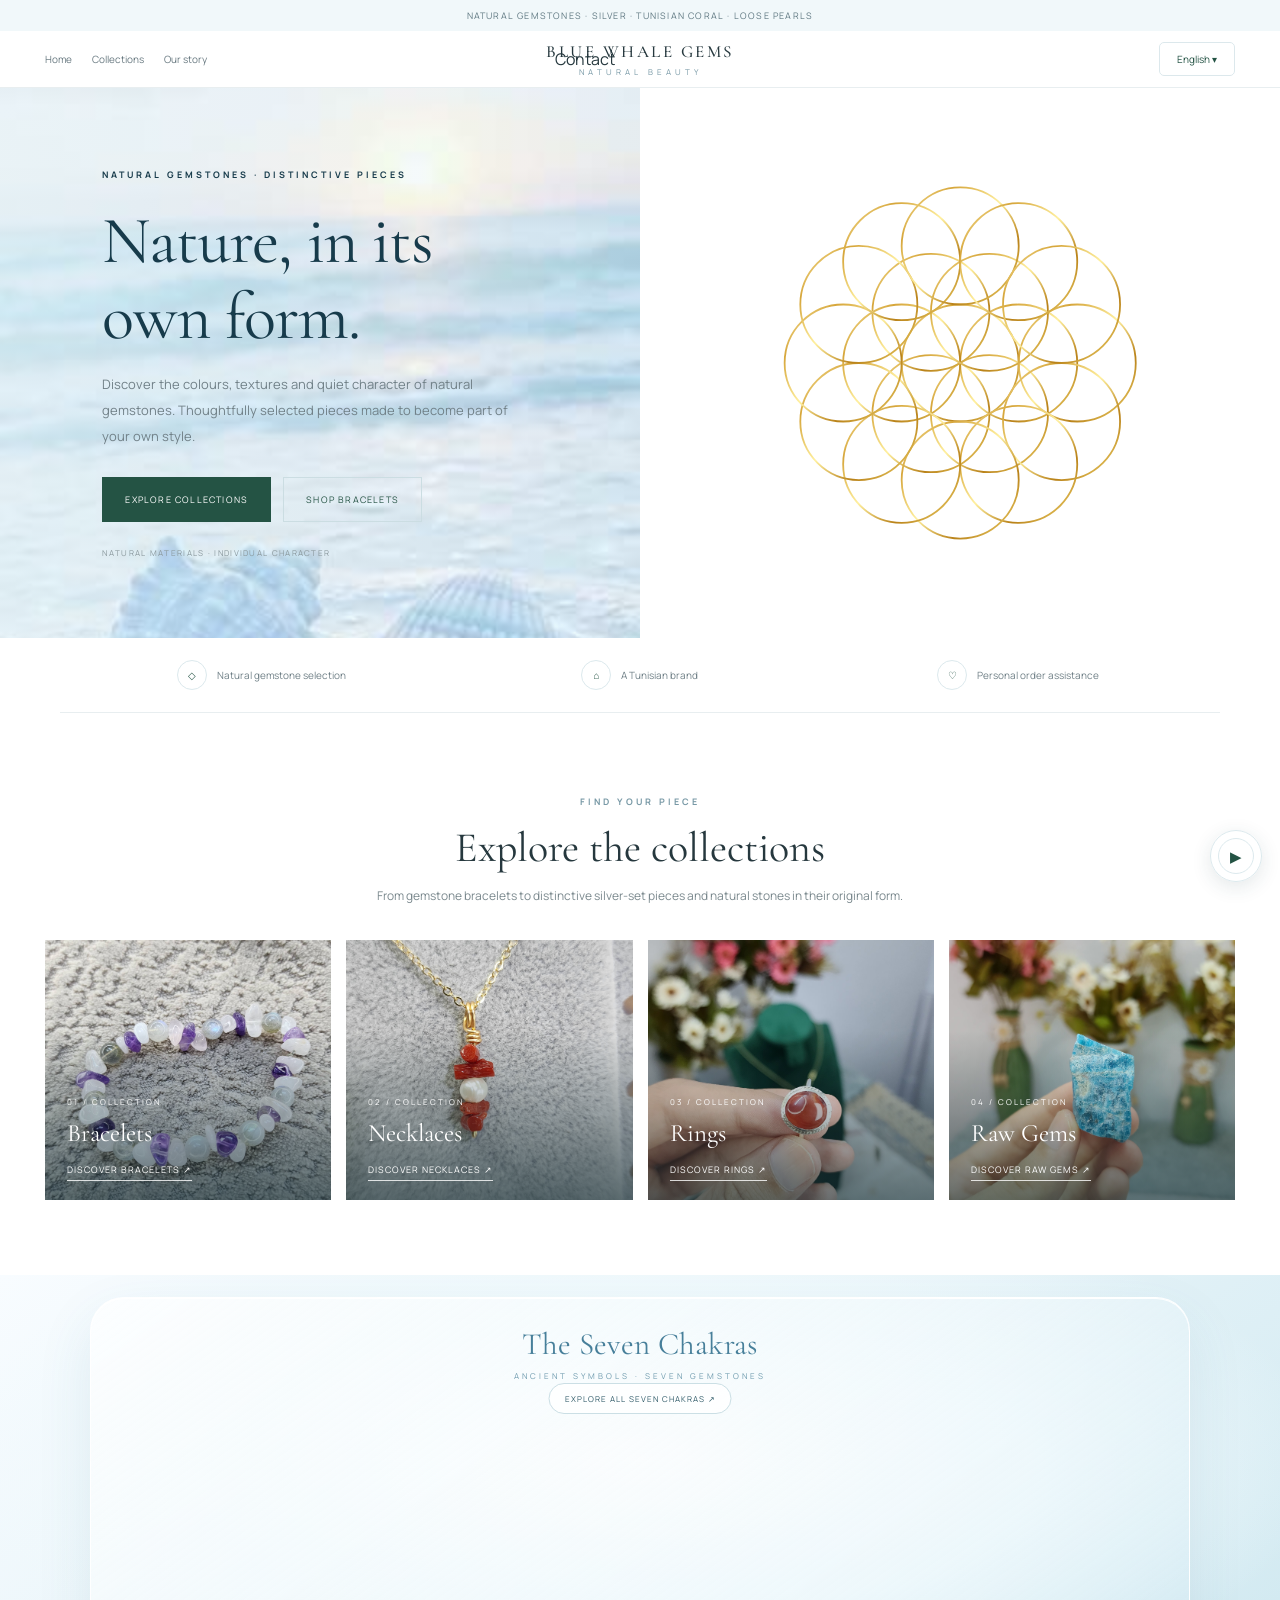
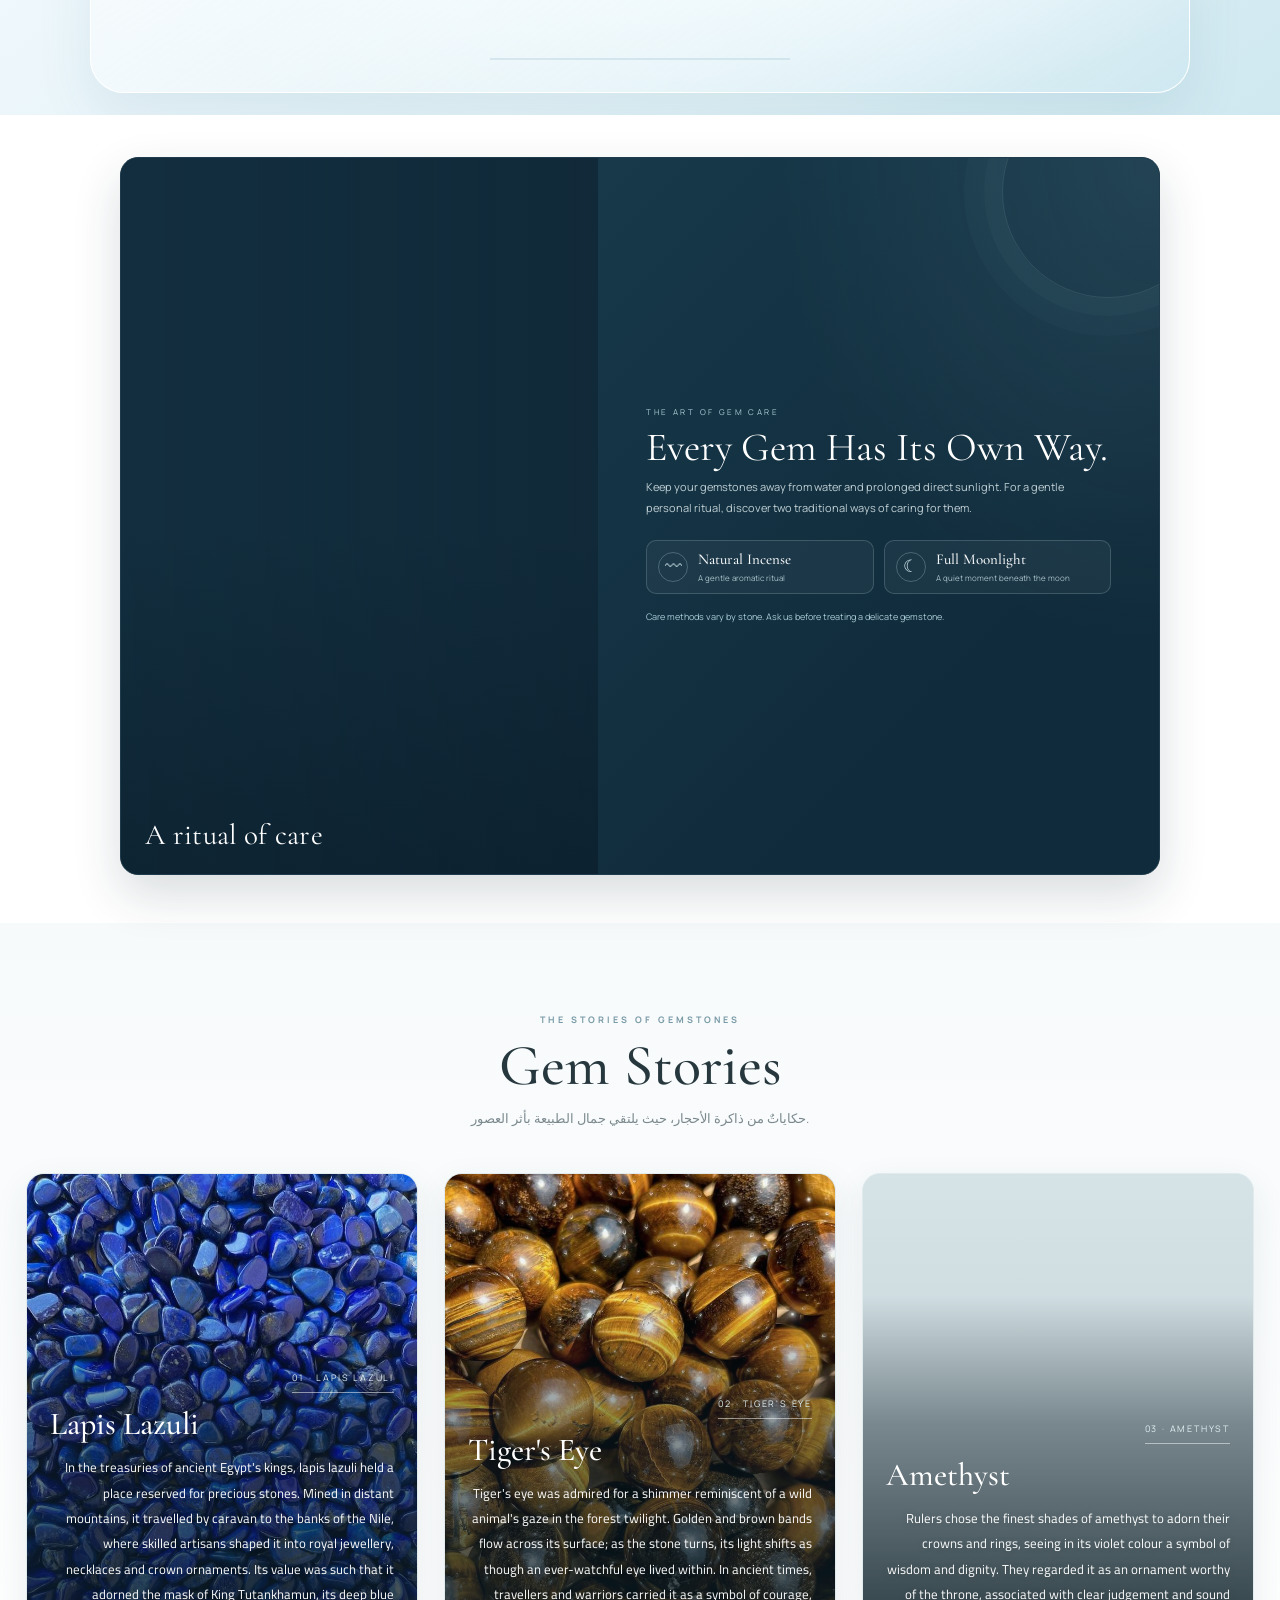
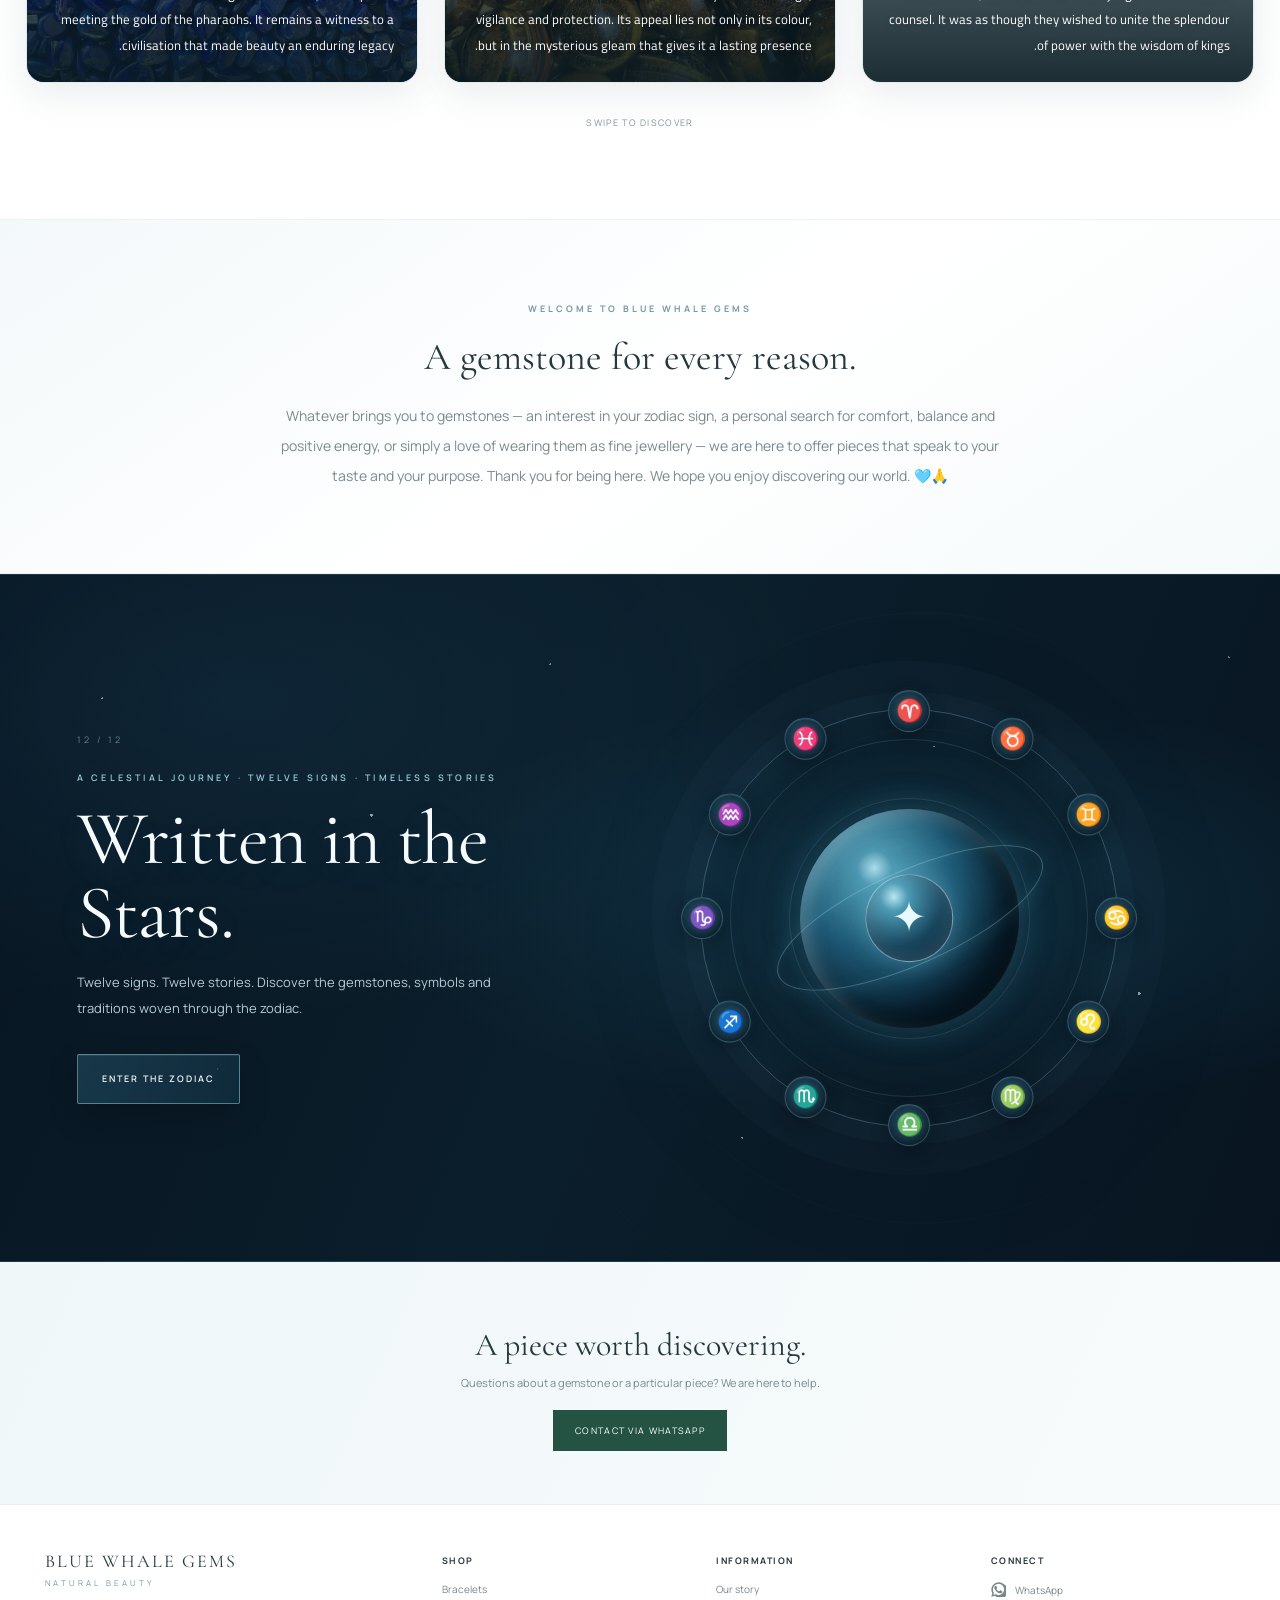
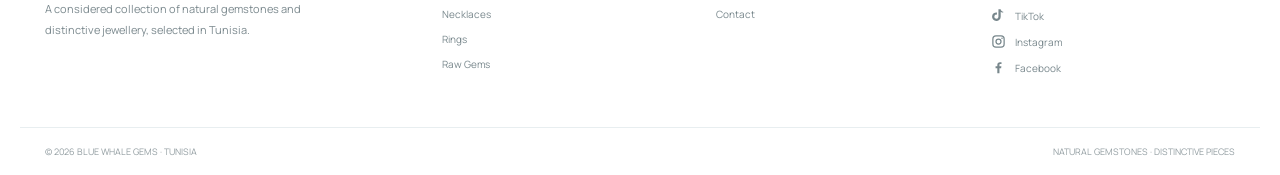
<file: index.html>
<!DOCTYPE html>
<html lang="en" dir="ltr">
<head>
<meta charset="UTF-8">
<meta name="viewport" content="width=device-width, initial-scale=1">
<meta name="theme-color" content="#ffffff">
<meta name="description" content="BLUE WHALE GEMS — Natural gemstones and distinctive jewellery, selected in Tunisia.">
<title>BLUE WHALE GEMS | Natural Gemstones</title>
<link rel="preconnect" href="https://fonts.googleapis.com">

<link rel="preconnect" href="https://raw.githubusercontent.com" crossorigin>

<link href="https://fonts.googleapis.com/css2?family=Manrope:wght@400;500;600;700&family=Cormorant+Garamond:ital,wght@0,400;0,500;0,600;1,400;1,500&family=Cairo:wght@400;500;600;700&display=swap" rel="stylesheet">
<style>
:root{
--white:#fff;--paper:#f7fafb;--blue:#c4e2ec;
--blue-dark:#7899a6;--green:#245344;--ink:#26383e;
--muted:#7b898e;--line:#e8eef0;
--serif:"Cormorant Garamond",Georgia,serif;
--sans:"Manrope",Arial,sans-serif
}
*{box-sizing:border-box}
html{scroll-behavior:smooth;scroll-padding-top:85px}
body{margin:0;background:white;color:var(--ink);font-family:var(--sans)}
body[dir="rtl"]{font-family:"Cairo",Arial,sans-serif}
a{color:inherit;text-decoration:none}
button{font:inherit;cursor:pointer}
.announcement{
background:#f1f8fa;color:#607982;text-align:center;
padding:9px 12px;font-size:9px;letter-spacing:1.2px
}
header{
position:sticky;top:0;z-index:20;background:rgba(255,255,255,.97);
backdrop-filter:blur(12px);border-bottom:1px solid var(--line)
}
 .header{
position:relative;max-width:1240px;margin:auto;padding:17px 25px;
display:grid;grid-template-columns:1fr auto 1fr;
align-items:center;gap:18px
}
.nav,.actions{display:flex;align-items:center;gap:20px}
.nav a{font-size:10px;color:#687980}
.nav a:hover{color:var(--green)}
.brand{
position:absolute;left:50%;transform:translateX(-50%);text-align:center;font-family:"Cormorant Garamond",Georgia,serif;
font-size:17px;font-weight:500;letter-spacing:2.5px;white-space:nowrap
}
.brand small{
display:block;margin-top:4px;font-family:Manrope,Arial,sans-serif;
font-size:8px;font-weight:400;letter-spacing:4px;color:var(--blue-dark)
}
.actions{justify-content:flex-end;padding-right:110px}
.language-switcher{position:absolute;right:25px;top:50%;transform:translateY(-50%);z-index:30;direction:ltr}
.lang{
background:white;border:1px solid #dce8ec;border-radius:5px;
width:76px;height:34px;padding:0 8px;display:inline-flex;align-items:center;justify-content:center;
box-sizing:border-box;white-space:nowrap;color:var(--green);font-size:10px;cursor:pointer
}
.language-menu{display:none;position:absolute;right:0;top:calc(100% + 9px);min-width:132px;padding:6px;background:#fff;border:1px solid #e2ecef;border-radius:8px;box-shadow:0 10px 28px rgba(39,67,77,.13)}
.language-menu.open{display:block}
.language-menu button{display:block;width:100%;padding:10px 12px;text-align:left;background:transparent;border:0;border-radius:5px;color:#526a73;font-size:11px;cursor:pointer}
.language-menu button:hover,.language-menu button[aria-current="true"]{background:#f0f7f9;color:var(--green)}
.menu-button{display:none;background:none;border:0;font-size:20px}
.hero{
max-width:1440px;margin:auto;min-height:550px;
display:grid;grid-template-columns:1fr 1fr;
background:linear-gradient(115deg,#fbfdfe,#f1f8fa 55%,#e5f2f5);
overflow:hidden
}
.hero-copy{
position:relative;isolation:isolate;
display:flex;flex-direction:column;align-items:flex-start;
justify-content:center;padding:70px clamp(28px,8vw,115px);
background-image:url("images/homepage-seashells.jpg");
background-size:cover;background-position:center 24%;
}
.hero-copy:before{
content:"";position:absolute;inset:0;z-index:-1;
background:linear-gradient(90deg,rgba(239,248,250,.76),rgba(239,248,250,.46));
}
.hero-copy>*{position:relative;z-index:1}
.hero-copy .kicker,.hero-copy h1{color:#173b4b}
.hero-copy p{color:#294b59}
.hero-note{color:#345b69}
.kicker{
font-size:9px;letter-spacing:3px;color:var(--blue-dark);
font-weight:700;text-transform:uppercase
}
.hero h1{
max-width:560px;margin:22px 0 17px;
font-family:var(--serif);font-size:clamp(42px,5.2vw,68px);
font-weight:400;line-height:1.13;letter-spacing:-1px
}
.hero-copy p{
max-width:440px;margin:0;color:#718188;
font-size:13px;line-height:2
}
.buttons{display:flex;gap:12px;flex-wrap:wrap;margin-top:28px}
.btn{
display:inline-flex;align-items:center;justify-content:center;
min-height:45px;padding:0 22px;background:var(--green);
border:1px solid var(--green);color:white;
font-size:9px;letter-spacing:1.2px;transition:.2s
}
.btn:hover{background:#193e34;transform:translateY(-2px)}
.btn-outline{background:transparent;color:var(--green);border-color:#cbdde2}
.btn-outline:hover{background:white;color:var(--green)}
.hero-note{
margin-top:25px;color:#8a989d;font-size:8px;letter-spacing:1.3px
}
.hero-visual{
 position:relative;min-height:550px;overflow:hidden;background:#fff
}
.hero-visual:before,.hero-visual:after{display:none}
.hero-photo{
 position:absolute;z-index:1;inset:12%;width:76%;height:76%;
 object-fit:contain;border-radius:0;filter:none;
 animation:flowerLifeRotate 36s linear infinite
}
@keyframes flowerLifeRotate{from{transform:rotate(0deg)}to{transform:rotate(360deg)}}
/* Subtle editorial reveal: content enters in sequence without delaying image loading. */
body.cinema-ready .cinema-reveal{opacity:0;transform:translateY(14px);transition:opacity .72s ease,transform .72s cubic-bezier(.2,.7,.2,1);transition-delay:calc(var(--reveal-order,0)*85ms)}
body.cinema-ready .cinema-reveal.is-visible{opacity:1;transform:translateY(0)}
.stamp{
position:absolute;z-index:2;right:8%;bottom:10%;
width:105px;height:105px;border-radius:50%;
background:rgba(255,255,255,.92);display:flex;
align-items:center;justify-content:center;text-align:center;
color:var(--green);font-family:var(--serif);
font-size:13px;line-height:1.4
}
.trust{
max-width:1160px;margin:auto;padding:22px 20px;
display:grid;grid-template-columns:repeat(3,1fr);
gap:15px;border-bottom:1px solid var(--line)
}
.trust-item{
display:flex;align-items:center;justify-content:center;
gap:10px;color:#708087;font-size:10px
}
.trust-icon{
width:30px;height:30px;border:1px solid #dce9ed;
border-radius:50%;display:grid;place-items:center;color:var(--green)
}
.section{max-width:1240px;margin:auto;padding:75px 25px}
.section-head{text-align:center;margin-bottom:32px}
.section-head h2,.featured h2{
margin:12px 0;font-family:var(--serif);
font-size:clamp(30px,4vw,42px);font-weight:400
}
.section-head p{
max-width:540px;margin:auto;color:var(--muted);
font-size:12px;line-height:1.9
}
.categories{
display:grid;grid-template-columns:repeat(4,minmax(0,1fr));gap:15px
}
.category{
position:relative;min-height:260px;overflow:hidden;
display:flex;align-items:flex-end;padding:22px;
background:#edf5f7
}
.category:after{
content:"";position:absolute;inset:0;z-index:1;
background:linear-gradient(180deg,transparent 35%,rgba(25,49,55,.65))
}
.category img{
position:absolute;inset:0;width:100%;height:100%;
object-fit:cover;display:block
}
.category-content{position:relative;z-index:2;color:white}
.category-content small{font-size:8px;letter-spacing:2px}
.category-content h3{
margin:8px 0;font-family:var(--serif);
font-size:25px;font-weight:400
}
.category-content span{
font-size:9px;letter-spacing:1px;
border-bottom:1px solid rgba(255,255,255,.8);padding-bottom:4px
}
.gem-care{padding:42px 20px 48px;background:#fff}
.gem-care-card{position:relative;isolation:isolate;display:grid;grid-template-columns:minmax(0, .92fr) minmax(0, 1.08fr);max-width:1040px;min-height:310px;margin:0 auto;overflow:hidden;border:1px solid #203b4b;border-radius:18px;background:#102b3b;box-shadow:0 20px 48px rgba(18,43,58,.16)}
.gem-care-visual{position:relative;min-height:310px;overflow:hidden;background:#132f40}
.gem-care-visual img{display:block;width:100%;height:100%;min-height:310px;object-fit:cover;object-position:center 48%;filter:saturate(.82) brightness(.78)}
.gem-care-visual:after{content:"";position:absolute;inset:0;background:linear-gradient(90deg,rgba(10,27,40,.05),rgba(10,27,40,.28)),linear-gradient(0deg,rgba(8,25,37,.48),transparent 48%)}
.gem-care-visual-label{position:absolute;z-index:1;left:24px;bottom:22px;color:#fff;font-family:var(--serif);font-size:clamp(20px,2.5vw,29px);letter-spacing:.3px}
.gem-care-content{position:relative;display:flex;flex-direction:column;justify-content:center;padding:34px clamp(24px,4vw,48px);color:#f4f8f9;background:radial-gradient(ellipse at 100% 0%,rgba(105,151,169,.19),transparent 48%),linear-gradient(135deg,#17394a,#102b3b 72%)}
.gem-care-content:after{content:"";position:absolute;right:-55px;top:-72px;width:210px;height:210px;border:1px solid rgba(197,222,230,.12);border-radius:50%;box-shadow:0 0 0 18px rgba(197,222,230,.025),0 0 0 38px rgba(197,222,230,.02);pointer-events:none}
.gem-care-kicker{position:relative;z-index:1;display:block;margin-bottom:9px;color:#a9cbd5;font-size:8px;letter-spacing:2.4px}
.gem-care-content h2{position:relative;z-index:1;margin:0 0 9px;color:#fff;font-family:var(--serif);font-size:clamp(29px,3.4vw,40px);font-weight:400;line-height:1.05}
.gem-care-content p{position:relative;z-index:1;max-width:490px;margin:0;color:#c1d0d5;font-size:11px;line-height:1.85}
.gem-care-methods{position:relative;z-index:1;display:grid;grid-template-columns:1fr 1fr;gap:10px;margin-top:22px}
.gem-care-method{display:flex;align-items:center;gap:10px;min-width:0;padding:10px 11px;border:1px solid rgba(206,230,237,.19);border-radius:10px;background:rgba(255,255,255,.045)}
.gem-care-symbol{flex:0 0 30px;width:30px;height:30px;display:grid;place-items:center;border:1px solid rgba(190,222,232,.28);border-radius:50%;color:#d7edf2;font-family:var(--serif);font-size:17px}
.gem-care-method strong{display:block;color:#f5f8f9;font-family:var(--serif);font-size:15px;font-weight:500;line-height:1.1}
.gem-care-method small{display:block;margin-top:4px;color:#a9c0c8;font-size:8px;line-height:1.4}
.gem-care-note{position:relative;z-index:1;margin-top:15px!important;color:#a9cbd5!important;font-size:9px!important}
@media(max-width:680px){.gem-care{padding:28px 14px 34px}.gem-care-card{grid-template-columns:1fr;min-height:0;border-radius:15px}.gem-care-visual{min-height:190px;height:190px}.gem-care-visual img{min-height:190px}.gem-care-visual-label{left:18px;bottom:15px;font-size:23px}.gem-care-content{padding:25px 19px 23px}.gem-care-content h2{font-size:32px}.gem-care-methods{gap:8px;margin-top:17px}.gem-care-method{gap:7px;padding:9px 8px}.gem-care-method strong{font-size:13px}.gem-care-method small{font-size:7px}.gem-care-note{font-size:8px!important}}
@media(max-width:370px){.gem-care-methods{grid-template-columns:1fr}.gem-care-method{padding:9px 11px}}
@media(prefers-reduced-motion:reduce){.gem-care-card{animation:none}}
.featured{background:#f8fbfc}
.featured-inner{max-width:1240px;margin:auto;padding:75px 25px}
.featured-top{
display:flex;align-items:flex-end;justify-content:space-between;
gap:20px;margin-bottom:28px
}
.featured h2{margin-bottom:0}
.text-link{
font-size:9px;letter-spacing:1px;color:var(--green);
border-bottom:1px solid #bdd4db;padding-bottom:6px
}
.products{
display:grid;grid-template-columns:repeat(4,minmax(0,1fr));gap:19px
}
.product{min-width:0}
.product-image{
position:relative;display:block;overflow:hidden;
aspect-ratio:1/1.12;background:white;border:1px solid #edf1f2
}
.product-image img{
width:100%;height:100%;object-fit:contain;
display:block
}
.product-name{
display:block;margin:12px 0 7px;
font-family:var(--serif);font-size:18px;line-height:1.25
}
.product-meta{
display:flex;justify-content:space-between;gap:7px;align-items:center
}
.price{color:var(--green);font-size:12px;font-weight:700}
.delivery{color:#929da1;font-size:9px}

/* Featured product cards — refined presentation only */
.products{align-items:stretch}
.product{
 min-width:0;padding:10px 10px 14px;
 border:1px solid #e8eff1;border-radius:15px;
 background:linear-gradient(180deg,#fff 0%,#fff 76%,#fbfdfe 100%);
 box-shadow:none;
 transition:transform .28s ease,,border-color .28s ease;
}
.product:hover{
 transform:translateY(-4px);
 border-color:#d7e7eb;
 box-shadow:none;
}
.product-image{
 aspect-ratio:1/1.08;
 border:1px solid #f0f4f5;
 border-radius:10px;
 background:radial-gradient(ellipse at 50% 42%,#fff 0%,#fbfdfe 64%,#f2f8fa 100%);
}
.product-image img{
 padding:9px;
 transition:transform .45s cubic-bezier(.2,.7,.2,1);
}
.product:hover .product-image img{transform:scale(1.035)}
.product-name{
 min-height:43px;
 margin:13px 2px 9px;
 color:#30464e;
 font-size:19px;
 line-height:1.22;
 transition:color .2s ease;
}
.product-name:hover{color:var(--green)}
.product-meta{
 min-height:30px;
 padding:8px 2px 0;
 border-top:1px solid #edf2f3;
}
.price{font-size:13px;letter-spacing:.15px}
.delivery{
 padding:5px 7px;border-radius:20px;
 background:#f1f7f8;color:#71868d;
 font-size:8px;white-space:nowrap;
}
@media(max-width:640px){
 .product{padding:7px 7px 11px;border-radius:12px}
 .product-image{aspect-ratio:1/1.04;border-radius:8px}
 .product-image img{padding:6px}
 .product-name{min-height:38px;margin:10px 1px 8px;font-size:13px;line-height:1.3}
 .product-meta{gap:4px;padding-top:7px}
 .price{font-size:11px}
 .delivery{padding:4px 5px;font-size:7px}
}
@media(prefers-reduced-motion:reduce){
 .product,.product-image img,.product-name{transition:none}
 .product:hover{transform:none}
}

.values{
display:grid;grid-template-columns:repeat(3,1fr);
gap:25px;text-align:center
}
.value{padding:10px 18px}
.value-icon{
width:42px;height:42px;margin:0 auto 14px;
border:1px solid #d8e7eb;border-radius:50%;
display:grid;place-items:center;color:var(--green)
}
.value h3{font-family:var(--serif);font-size:19px;font-weight:400;margin:0 0 8px}
.value p{font-size:11px;line-height:1.9;color:var(--muted);margin:0}
.contact{
background:linear-gradient(115deg,#eff7f9,#f8fbfc);
padding:53px 20px;text-align:center
}
.contact h2{font-family:var(--serif);font-size:32px;font-weight:400;margin:10px 0}
.contact p{font-size:11px;color:var(--muted);margin-bottom:20px}
.contact a{
display:inline-flex;padding:14px 22px;background:var(--green);
color:white;font-size:9px;letter-spacing:1.3px
}
footer{border-top:1px solid var(--line);background:white}
.footer-main{
max-width:1240px;margin:auto;padding:45px 25px;
display:grid;grid-template-columns:1.5fr 1fr 1fr 1fr;gap:30px
}
.footer-brand{font-family:var(--serif);font-size:18px;letter-spacing:2px}
.footer-brand small{
display:block;font-family:var(--sans);font-size:8px;
letter-spacing:3px;color:var(--blue-dark);margin-top:5px
}
.footer-about{max-width:270px;color:var(--muted);font-size:11px;line-height:1.9}
.footer-col h4{font-size:9px;letter-spacing:1.5px;margin:4px 0 15px}
.footer-col a{display:block;margin:11px 0;color:#78878c;font-size:10px}
.footer-col a:hover{color:var(--green)}
.footer-bottom{
border-top:1px solid var(--line);max-width:1240px;margin:auto;
padding:17px 25px;display:flex;justify-content:space-between;
gap:15px;color:#929da1;font-size:9px
}
.mobile-drawer{
display:none;position:fixed;inset:0;z-index:50;background:rgba(24,45,51,.3)
}
.mobile-drawer.open{display:block}
.drawer-card{
position:absolute;top:0;bottom:0;left:0;width:min(82%,330px);
background:white;padding:25px
}
.drawer-close{float:right;border:0;background:none;font-size:24px}
.drawer-brand{font-family:var(--serif);font-size:17px;letter-spacing:2px;margin:28px 0}
.drawer-card a{display:block;padding:15px 0;border-bottom:1px solid var(--line);font-size:12px}
body[dir="rtl"] .hero h1,body[dir="rtl"] h2,
body[dir="rtl"] h3,body[dir="rtl"] .product-name{font-family:"Cairo",sans-serif}
body[dir="rtl"] .kicker,body[dir="rtl"] .nav,
body[dir="rtl"] .btn,body[dir="rtl"] .text-link{letter-spacing:0}

/* BLUE WHALE GEMS — sequential seven chakra symbol showcase */
.whale-scene{
position:relative;isolation:isolate;overflow:hidden;min-height:440px;
display:grid;place-items:center;
background:radial-gradient(ellipse at 50% 42%,rgba(255,255,255,.99) 0%,rgba(241,250,253,.94) 43%,transparent 76%),linear-gradient(145deg,#f8fcff 0%,#e5f3f8 52%,#cfe8f0 100%)
}
.whale-scene:before{
content:"";position:absolute;inset:5% 7%;border:1px solid rgba(255,255,255,.95);
border-radius:34px;background:linear-gradient(145deg,rgba(255,255,255,.7),rgba(197,229,242,.16));
box-shadow:0 22px 55px rgba(45,105,135,.1),inset 0 1px 0 rgba(255,255,255,.95);z-index:-1
}
.chakra-showcase{position:relative;width:min(760px,90vw);height:340px;display:flex;align-items:center;justify-content:center}
.whale-scene-caption{
position:absolute;z-index:3;top:0;left:0;right:0;text-align:center;
font-family:var(--serif);font-size:clamp(23px,3vw,31px);font-weight:400;
letter-spacing:.4px;color:#477f9a
}
.whale-scene-caption small{display:block;margin-top:7px;font-family:var(--sans);font-size:8px;letter-spacing:3px;color:#709caf}
.chakra-sequence{position:absolute;inset:75px 0 28px;display:flex;align-items:center;justify-content:center}
.chakra-slide{
position:absolute;display:flex;align-items:center;justify-content:center;gap:32px;
width:min(540px,88vw);opacity:0;visibility:hidden;
animation:chakraReveal 35s infinite both
}
.chakra-slide:nth-child(1){animation-delay:0s}
.chakra-slide:nth-child(2){animation-delay:5s}
.chakra-slide:nth-child(3){animation-delay:10s}
.chakra-slide:nth-child(4){animation-delay:15s}
.chakra-slide:nth-child(5){animation-delay:20s}
.chakra-slide:nth-child(6){animation-delay:25s}
.chakra-slide:nth-child(7){animation-delay:30s}
.chakra-emblem{
width:150px;height:150px;flex:0 0 150px;border-radius:50%;
display:grid;place-items:center;background:rgba(255,255,255,.76);
border:1px solid rgba(255,255,255,.95);
box-shadow:0 14px 38px rgba(50,105,127,.12),inset 0 0 24px rgba(255,255,255,.9);
color:var(--chakra);filter:drop-shadow(0 0 13px color-mix(in srgb,var(--chakra) 28%,transparent))
}
.chakra-emblem svg{width:112px;height:112px;overflow:visible}
.root-emblem{--chakra:#bd4c58}.sacral-emblem{--chakra:#df8748}
.solar-emblem{--chakra:#d9ad3f}.heart-emblem{--chakra:#4a9b70}
.throat-emblem{--chakra:#54a9c4}.third-emblem{--chakra:#5659a9}
.crown-emblem{--chakra:#9869bd}
.chakra-description{min-width:220px;text-align:left;animation:chakraTextIn 1.1s ease both}
.chakra-description span{font-size:8px;letter-spacing:2px;color:var(--chakra);font-weight:700}
.chakra-description h3{
font-family:var(--serif);font-size:clamp(29px,4vw,39px);font-weight:400;
line-height:1.15;margin:12px 0 9px;color:#293e48
}
.chakra-description p{font-family:var(--serif);font-size:16px;color:#71858d;margin:0}
.root-slide{--chakra:#bd4c58}.sacral-slide{--chakra:#df8748}
.solar-slide{--chakra:#d9ad3f}.heart-slide{--chakra:#4a9b70}
.throat-slide{--chakra:#54a9c4}.third-slide{--chakra:#5659a9}
.crown-slide{--chakra:#9869bd}
.chakra-progress{
position:absolute;bottom:5px;left:50%;transform:translateX(-50%);
width:min(300px,65vw);height:2px;background:rgba(91,145,165,.16);overflow:hidden
}
.chakra-progress i{
display:block;width:100%;height:100%;background:#79aec1;transform:scaleX(0);transform-origin:left;
animation:chakraProgress 35s linear infinite
}
@keyframes chakraReveal{
0%,1%{opacity:0;visibility:hidden;transform:translateY(15px) scale(.97)}
3%,12%{opacity:1;visibility:visible;transform:translateY(0) scale(1)}
14.2%,100%{opacity:0;visibility:hidden;transform:translateY(-12px) scale(1.015)}
}
@keyframes chakraTextIn{from{opacity:0;transform:translateX(15px)}to{opacity:1;transform:translateX(0)}}
@keyframes chakraProgress{to{transform:scaleX(1)}}
@media(max-width:640px){
.whale-scene{min-height:390px}
.chakra-showcase{height:315px;width:94vw}
.whale-scene-caption{top:2px}
.chakra-sequence{top:76px;bottom:26px}
.chakra-slide{gap:15px;width:91vw}
.chakra-emblem{width:112px;height:112px;flex-basis:112px}
.chakra-emblem svg{width:86px;height:86px}
.chakra-description{min-width:0;flex:1}
.chakra-description span{font-size:7px;letter-spacing:1px}
.chakra-description h3{font-size:26px;margin:9px 0}
.chakra-description p{font-size:13px}
}
@media(prefers-reduced-motion:reduce){
.chakra-slide{animation:none;opacity:1;visibility:visible;position:relative;transform:none;margin:12px auto}
.chakra-sequence{position:relative;inset:auto;display:flex;flex-direction:column;padding-top:80px}
.chakra-showcase{height:auto;min-height:400px;display:block;padding:20px 0}
.chakra-progress{display:none}
}
@media(max-width:900px){
.categories{grid-template-columns:repeat(2,minmax(0,1fr))}
.products{grid-template-columns:repeat(2,minmax(0,1fr));row-gap:25px}
.footer-main{grid-template-columns:1.4fr 1fr 1fr}
.footer-col:last-child{grid-column:2}
}
@media(max-width:640px){
.announcement{font-size:8px;letter-spacing:.5px}
.header{padding:13px;grid-template-columns:1fr auto 1fr;gap:6px}
.nav{display:none}
.menu-button{display:inline-block}
.brand{font-size:12px;letter-spacing:1.2px}
.brand small{font-size:7px;letter-spacing:2px}
.actions{gap:5px}
.lang{width:68px;height:29px;padding:0 6px;font-size:9px}
 .language-switcher{right:13px}
.hero{grid-template-columns:1fr;min-height:0}
.hero-copy{padding:52px 23px 40px;min-height:570px;background-position:center 22%}
.hero h1{font-size:42px;margin:16px 0 13px}
.hero-copy p{font-size:12px}
.hero-visual{min-height:315px}
.hero-photo{inset:13% 13%;width:74%;height:74%}
.stamp{width:80px;height:80px;font-size:10px;right:6%;bottom:7%}
.trust{padding:15px 8px;gap:6px}
.trust-item{font-size:8px;flex-direction:column;text-align:center;gap:6px}
.trust-icon{width:25px;height:25px}
.section{padding:55px 14px}
.section-head{margin-bottom:24px}
.categories{gap:10px}
.category{min-height:185px;padding:14px}
.category-content h3{font-size:21px}
.category-content span{font-size:8px}
.featured-inner{padding:55px 14px}
.featured-top{margin-bottom:22px}
.featured h2{font-size:28px}
.text-link{font-size:8px}
.products{gap:22px 11px}
.product-name{font-size:12px}
.price{font-size:11px}
.delivery{font-size:8px}
.values{grid-template-columns:1fr;gap:22px}
.contact{padding:43px 16px}
.contact h2{font-size:27px}
.footer-main{grid-template-columns:1fr 1fr;padding:35px 18px;gap:25px 15px}
.footer-main>div:first-child{grid-column:1/-1}
.footer-col:last-child{grid-column:auto}
.footer-bottom{padding:15px 18px;flex-direction:column;text-align:center}
.drawer-card{padding:23px}
}
@media(prefers-reduced-motion:reduce){
*,*::before,*::after{scroll-behavior:auto!important;transition:none!important}
}



/* Gem Stories — full-image editorial stories with Arabic copy overlaid on each photograph */
.gem-stories{
 padding:clamp(58px,7vw,92px) 0;
 background:linear-gradient(180deg,#f7fafb 0%,#fff 100%);
 overflow:hidden;
}
.gem-stories-inner{width:min(1240px,calc(100% - 48px));margin:0 auto}
.gem-stories-head{text-align:center;margin:0 auto 38px;max-width:720px}
.gem-stories-head .kicker{display:block}
.gem-stories-head h2{
 font-family:var(--serif);font-weight:500;font-size:clamp(38px,5vw,58px);
 line-height:1.05;margin:10px 0;color:var(--ink)
}
.gem-stories-head p{color:var(--muted);font-size:13px;line-height:1.9;margin:0}
.gem-stories-track{
 display:grid;grid-template-columns:repeat(3,minmax(0,1fr));gap:26px;
 align-items:stretch;overflow:visible;padding:4px 2px 18px;
}
.gem-story-card{
 position:relative;isolation:isolate;min-width:0;height:510px;min-height:0;
 display:flex;flex-direction:column;justify-content:flex-end;overflow:hidden;
 border:1px solid #e1eaed;border-radius:18px;background:#dce9ed;
 box-shadow:0 12px 34px rgba(46,83,94,.09);
 transition:transform .35s ease,box-shadow .35s ease;
}
.gem-story-card:hover{transform:translateY(-4px);box-shadow:0 18px 42px rgba(46,83,94,.15)}
.gem-story-media{
 position:absolute;z-index:-2;inset:0;height:100%;padding:0;
 display:block;background:#dce9ed;border:0;
}
.gem-story-card img{
 display:block;width:100%;height:100%;object-fit:cover;object-position:center 42%;
 border-radius:0;transition:transform .8s cubic-bezier(.2,.7,.2,1)
}
.gem-story-card:hover img{transform:scale(1.035)}
.gem-story-card:after{
 content:"";position:absolute;z-index:-1;inset:0;
 background:linear-gradient(180deg,rgba(13,31,39,.03) 0%,rgba(13,31,39,.06) 24%,rgba(13,31,39,.48) 49%,rgba(10,27,34,.91) 100%);
 pointer-events:none;
}
.gem-story-copy{
 position:relative;z-index:1;display:flex;flex:1;flex-direction:column;
 justify-content:flex-end;padding:65px 23px 24px;text-align:right;direction:rtl;
 background:transparent;color:#fff;
}
.gem-story-index{
 align-self:flex-start;direction:ltr;display:inline-block;
 font-family:var(--sans);font-size:9px;letter-spacing:1.8px;
 color:#e1f0f3;border-bottom:1px solid rgba(255,255,255,.5);
 padding-bottom:8px;margin-bottom:13px
}
.gem-story-copy h3{
 font-family:var(--serif);font-size:clamp(27px,2.5vw,34px);
 font-weight:500;line-height:1.1;margin:0 0 14px;color:#fff;
 text-align:left;direction:ltr;
}
.gem-story-copy p{
 font-family:"Cairo",Arial,sans-serif;font-size:13px;
 line-height:1.95;margin:0;color:rgba(255,255,255,.96);
 overflow:visible;display:block;max-height:none;text-shadow:0 1px 8px rgba(0,0,0,.16);
}
.gem-stories-navigation{
 display:none;align-items:center;justify-content:center;gap:10px;margin:10px auto 0;
}
.gem-stories-dot{
 width:7px;height:7px;padding:0;border:0;border-radius:20px;
 background:#cbdde2;transition:width .25s ease,background .25s ease;
}
.gem-stories-dot[aria-current="true"]{width:23px;background:#628d9d}
.gem-stories-hint{text-align:center;color:#829399;font-size:9px;letter-spacing:1.3px;margin-top:15px}
body[dir="rtl"] .gem-story-copy{text-align:right}
@media(max-width:800px){
 .gem-stories-inner{width:min(100% - 30px,560px)}
 .gem-stories-head{margin-bottom:26px}
 .gem-stories-track{
  display:flex;gap:17px;overflow-x:auto;overflow-y:hidden;
  scroll-snap-type:x mandatory;scroll-behavior:smooth;
  overscroll-behavior-x:contain;-webkit-overflow-scrolling:touch;
  scrollbar-width:none;padding:4px 1px 15px;
 }
 .gem-stories-track::-webkit-scrollbar{display:none}
 .gem-story-card{
  flex:0 0 100%;width:100%;height:570px;min-height:0;
  scroll-snap-align:center;scroll-snap-stop:always;border-radius:17px;
 }
 .gem-story-media{height:100%;padding:0}
 .gem-story-card img{object-position:center 38%}
 .gem-story-copy{padding:75px 21px 22px}
 .gem-story-copy h3{font-size:32px}
 .gem-story-copy p{font-size:13px;line-height:1.95}
 .gem-stories-navigation{display:flex}
 .gem-stories-hint{margin-top:12px}
}
@media(max-width:380px){
 .gem-stories-inner{width:calc(100% - 24px)}
 .gem-story-card{height:600px;min-height:0}
 .gem-story-copy{padding:70px 18px 20px}
 .gem-story-copy p{font-size:12px;line-height:1.9}
}
@media(prefers-reduced-motion:reduce){
 .gem-story-card,.gem-story-card img,.gem-stories-dot{transition:none}
 .gem-stories-track{scroll-behavior:auto}
}
.welcome-note{
 padding:clamp(54px,7vw,82px) 24px;
 background:linear-gradient(145deg,#f3f8fa 0%,#ffffff 52%,#f5fafb 100%);
 text-align:center;
 border-top:1px solid #edf3f5;
 border-bottom:1px solid #edf3f5;
}
.welcome-note-inner{max-width:790px;margin:0 auto}
.welcome-note .kicker{display:block;margin-bottom:17px}
.welcome-note h2{
 font-family:var(--serif);font-size:clamp(27px,4vw,38px);
 line-height:1.35;font-weight:400;color:var(--ink);
 margin:0 0 18px;
}
.welcome-note p{
 max-width:730px;margin:0 auto;color:var(--muted);
 font-size:14px;line-height:2.15;
}
@media(max-width:600px){
 .welcome-note{padding:48px 21px}
 .welcome-note p{font-size:13px;line-height:2}
}


.social-links{display:grid;gap:11px;margin-top:12px}
.social-link{display:inline-flex!important;align-items:center;gap:9px;width:max-content;max-width:100%;margin:0!important;color:#78878c;font-size:10px}
.social-link:hover{color:var(--green)}
.social-icon{width:15px;height:15px;flex:0 0 15px;fill:currentColor}


/* BLUE WHALE GEMS — Zodiac editorial portal */
.zodiac-invitation{
 position:relative;isolation:isolate;overflow:hidden;min-height:620px;
 padding:clamp(54px,7vw,88px) clamp(22px,6vw,82px);
 display:grid;place-items:center;color:#edf7fb;
 background:
  radial-gradient(ellipse at 72% 48%,rgba(31,111,143,.24),transparent 42%),
  radial-gradient(ellipse at 18% 18%,rgba(34,82,112,.22),transparent 40%),
  linear-gradient(112deg,#071521 0%,#0b1e2b 48%,#081521 100%);
 border-top:1px solid rgba(164,208,224,.16);
 border-bottom:1px solid rgba(164,208,224,.16)
}
.zodiac-invitation:before{
 content:"";position:absolute;inset:0;z-index:-2;pointer-events:none;
 background-image:
  radial-gradient(1px 1px at 8% 18%,rgba(235,249,255,.9) 98%,transparent),
  radial-gradient(1px 1px at 17% 72%,rgba(164,218,238,.85) 98%,transparent),
  radial-gradient(1.5px 1.5px at 29% 35%,rgba(255,255,255,.9) 98%,transparent),
  radial-gradient(1px 1px at 43% 13%,rgba(207,235,247,.8) 98%,transparent),
  radial-gradient(1px 1px at 58% 82%,rgba(255,255,255,.8) 98%,transparent),
  radial-gradient(1px 1px at 73% 25%,rgba(185,225,240,.9) 98%,transparent),
  radial-gradient(1.5px 1.5px at 89% 61%,rgba(255,255,255,.9) 98%,transparent),
  radial-gradient(1px 1px at 96% 12%,rgba(188,226,240,.8) 98%,transparent);
 background-size:100% 100%;opacity:.62;
 animation:zodiacFieldDrift 42s ease-in-out infinite alternate
}
.zodiac-invitation:after{
 content:"";position:absolute;z-index:-1;inset:0;pointer-events:none;
 opacity:.22;
 background:repeating-radial-gradient(circle at 72% 50%,transparent 0 72px,rgba(150,204,224,.12) 73px,transparent 74px 116px);
 mask-image:linear-gradient(90deg,transparent 25%,#000 72%,transparent 100%)
}
.zodiac-invitation-inner{
 width:min(1180px,100%);margin:0 auto;display:grid;
 grid-template-columns:minmax(0,.88fr) minmax(390px,1.12fr);
 align-items:center;gap:clamp(30px,6vw,90px)
}
.zodiac-copy{position:relative;z-index:2;max-width:510px;text-align:left}
.zodiac-copy:before{
 content:"12 / 12";display:block;margin-bottom:25px;
 color:rgba(169,211,226,.55);font-family:var(--sans);
 font-size:9px;letter-spacing:3px
}
.zodiac-invitation .kicker{
 display:block;color:#9bc9d9;letter-spacing:3.2px;
 font-size:9px;font-weight:600
}
.zodiac-invitation h2{
 max-width:500px;margin:18px 0 18px;color:#f6fbfd;
 font-family:var(--serif);font-size:clamp(45px,6vw,76px);
 font-weight:400;line-height:.98;letter-spacing:-1.2px;
 text-shadow:0 8px 38px rgba(93,177,205,.13)
}
.zodiac-invitation p{
 max-width:430px;margin:0;color:#b5cbd4;
 font-size:13px;line-height:2.05
}
.zodiac-invitation-link{
 position:relative;display:inline-flex;align-items:center;justify-content:center;
 gap:15px;min-height:50px;margin-top:32px;padding:0 24px;
 border:1px solid rgba(161,211,229,.48);border-radius:2px;
 background:linear-gradient(110deg,rgba(54,119,145,.34),rgba(17,48,66,.72));
 color:#f2f9fc;font-size:9px;font-weight:600;letter-spacing:2px;
 box-shadow:0 12px 30px rgba(0,0,0,.18),inset 0 1px rgba(255,255,255,.08);
 transition:background .3s ease,border-color .3s ease,transform .3s ease,box-shadow .3s ease
}
.zodiac-invitation-link:hover{
 transform:translateY(-3px);border-color:#b9e4f0;
 background:linear-gradient(110deg,rgba(70,148,174,.48),rgba(22,67,87,.86));
 box-shadow:0 16px 36px rgba(0,0,0,.25),0 0 24px rgba(104,190,215,.12)
}
.zodiac-invitation-link span{color:#a9d9e8;font-size:15px}
.zodiac-art{
 position:relative;width:min(100%,510px);aspect-ratio:1;
 display:grid;place-items:center;margin:auto;
 filter:drop-shadow(0 24px 55px rgba(0,0,0,.22))
}
.zodiac-art:before{
 content:"";position:absolute;width:43%;aspect-ratio:1;border-radius:50%;
 background:
  radial-gradient(circle at 34% 27%,rgba(191,237,249,.95) 0%,rgba(86,165,190,.9) 8%,rgba(31,91,119,.98) 36%,#0b2638 68%,#061521 100%);
 box-shadow:inset -22px -15px 35px rgba(0,0,0,.5),inset 8px 7px 18px rgba(220,248,255,.3),0 0 35px rgba(88,177,207,.2),0 0 100px rgba(53,138,171,.15);
 animation:zodiacPlanetBreath 8s ease-in-out infinite
}
.zodiac-art:after{
 content:"";position:absolute;width:56%;height:18%;border:1px solid rgba(160,218,235,.34);
 border-radius:50%;transform:rotate(-24deg);
 box-shadow:0 0 22px rgba(107,190,215,.12),inset 0 0 14px rgba(107,190,215,.08);
 pointer-events:none
}
.zodiac-orbit{
 position:relative;width:82%;height:82%;border:1px solid rgba(156,211,230,.3);
 border-radius:50%;box-shadow:0 0 0 17px rgba(143,204,225,.025),0 0 0 48px rgba(143,204,225,.018),inset 0 0 50px rgba(87,164,191,.08);
 animation:zodiacWheelTurn 150s linear infinite
}
.zodiac-orbit:before,.zodiac-orbit:after{
 content:"";position:absolute;inset:7%;border:1px solid rgba(166,216,232,.14);border-radius:50%
}
.zodiac-orbit:after{inset:21%;border-color:rgba(166,216,232,.12);box-shadow:0 0 35px rgba(87,164,191,.08)}
.zodiac-orbit-core{
 position:absolute;top:50%;left:50%;width:21%;aspect-ratio:1;
 transform:translate(-50%,-50%);display:grid;place-items:center;
 border:1px solid rgba(207,239,247,.52);border-radius:50%;
 background:radial-gradient(circle at 32% 25%,#b9e7f2 0%,#4c9ab4 16%,#17445c 57%,#092235 100%);
 color:#e9faff;font-family:var(--serif);font-size:clamp(28px,4vw,43px);
 box-shadow:0 0 24px rgba(116,201,225,.34),0 0 72px rgba(71,157,188,.22),inset 0 0 20px rgba(255,255,255,.16)
}
.zodiac-orbit-symbol{
 position:absolute;top:50%;left:50%;width:42px;height:42px;margin:-21px;
 display:grid;place-items:center;border:1px solid rgba(165,213,229,.25);
 border-radius:50%;background:linear-gradient(145deg,rgba(20,54,72,.94),rgba(7,25,39,.96));
 color:#d8f0f7;font-family:"Noto Sans Symbols 2","Segoe UI Symbol",serif;
 font-size:22px;line-height:1;text-shadow:0 0 13px rgba(158,222,240,.34);
 box-shadow:0 5px 18px rgba(0,0,0,.25),inset 0 1px rgba(255,255,255,.08);
 transform:rotate(calc(var(--i)*30deg)) translateY(-207px) rotate(calc(var(--i)*-30deg));
 animation:zodiacSignLight 7s ease-in-out infinite;animation-delay:calc(var(--i)*-.48s)
}
.zodiac-orbit-symbol:nth-child(2){--i:0}.zodiac-orbit-symbol:nth-child(3){--i:1}.zodiac-orbit-symbol:nth-child(4){--i:2}.zodiac-orbit-symbol:nth-child(5){--i:3}.zodiac-orbit-symbol:nth-child(6){--i:4}.zodiac-orbit-symbol:nth-child(7){--i:5}.zodiac-orbit-symbol:nth-child(8){--i:6}.zodiac-orbit-symbol:nth-child(9){--i:7}.zodiac-orbit-symbol:nth-child(10){--i:8}.zodiac-orbit-symbol:nth-child(11){--i:9}.zodiac-orbit-symbol:nth-child(12){--i:10}.zodiac-orbit-symbol:nth-child(13){--i:11}
body[dir="rtl"] .zodiac-copy{text-align:right}
body[dir="rtl"] .zodiac-copy:before{letter-spacing:2px}
body[dir="rtl"] .zodiac-invitation-link{letter-spacing:0}
@keyframes zodiacFieldDrift{from{transform:translate3d(-.5%,0,0)}to{transform:translate3d(.8%,-.5%,0)}}
@keyframes zodiacWheelTurn{from{transform:rotate(0)}to{transform:rotate(360deg)}}
@keyframes zodiacPlanetBreath{0%,100%{filter:brightness(.94);transform:scale(.985)}50%{filter:brightness(1.12);transform:scale(1.025)}}
@keyframes zodiacSignLight{0%,100%{border-color:rgba(165,213,229,.2);color:#c7e7f0;box-shadow:0 5px 18px rgba(0,0,0,.25),inset 0 1px rgba(255,255,255,.08)}50%{border-color:rgba(190,235,246,.55);color:#fff;box-shadow:0 5px 24px rgba(0,0,0,.28),0 0 20px rgba(119,202,227,.16),inset 0 1px rgba(255,255,255,.13)}}
@media(max-width:850px){
 .zodiac-invitation{min-height:0;padding:58px 22px 62px}
 .zodiac-invitation-inner{grid-template-columns:1fr;gap:24px;text-align:center}
 .zodiac-copy{max-width:620px;margin:0 auto;text-align:center}
 .zodiac-copy:before{margin-bottom:17px}
 .zodiac-invitation h2{margin:15px auto 14px;font-size:clamp(43px,8vw,62px)}
 .zodiac-invitation p{margin:0 auto}
 .zodiac-invitation-link{margin-top:24px}
 .zodiac-art{width:min(440px,88vw);grid-row:2}
}
@media(max-width:520px){
 .zodiac-invitation{padding:45px 17px 48px}
 .zodiac-invitation .kicker{font-size:7px;letter-spacing:2px}
 .zodiac-invitation h2{font-size:clamp(38px,10vw,49px)}
 .zodiac-invitation p{font-size:11px;line-height:1.95}
 .zodiac-art{width:min(340px,94vw)}
 .zodiac-orbit-symbol{width:32px;height:32px;margin:-16px;font-size:17px;transform:rotate(calc(var(--i)*30deg)) translateY(-140px) rotate(calc(var(--i)*-30deg))}
 .zodiac-invitation-link{min-height:46px;padding:0 18px;font-size:8px;letter-spacing:1.2px}
}
@media(max-width:370px){
 .zodiac-art{width:300px;max-width:100%}
 .zodiac-orbit-symbol{transform:rotate(calc(var(--i)*30deg)) translateY(-123px) rotate(calc(var(--i)*-30deg))}
}
@media(prefers-reduced-motion:reduce){
 .zodiac-invitation:before,.zodiac-art:before,.zodiac-orbit,.zodiac-orbit-symbol{animation:none!important}
 .zodiac-invitation-link{transition:none}
 .zodiac-invitation-link:hover{transform:none}
}
</style>
</head>
<body>
<div class="announcement" data-en="NATURAL GEMSTONES · SILVER · TUNISIAN CORAL · LOOSE PEARLS" data-fr="PIERRES PRÉCIEUSES NATURELLES · ARGENT · CORAIL TUNISIEN · PERLES LIBRES" data-ar="أحجار كريمة طبيعية · فضة · مرجان تونسي · لؤلؤ حر">NATURAL GEMSTONES · SILVER · TUNISIAN CORAL · LOOSE PEARLS</div>

<header>
 <div class="header">
  <div class="nav">
   <a href="index.html" data-en="Home" data-ar="الرئيسية">Home</a>
   <a href="#collections" data-en="Collections" data-ar="المجموعات">Collections</a>
   <a href="#story" data-en="Our story" data-ar="قصتنا">Our story</a>
  </div>
  <button class="menu-button" onclick="toggleDrawer()" aria-label="Open menu">☰</button>
  <a class="brand" href="index.html">BLUE WHALE GEMS<small>NATURAL BEAUTY</small></a>
  <div class="actions">
   <a class="nav" href="#contact" data-en="Contact" data-ar="اتصل بنا">Contact</a>
  </div>
  <div class="language-switcher">
   <button class="lang" type="button" onclick="toggleLanguageMenu()" aria-expanded="false" aria-haspopup="true">English ▾</button>
   <div class="language-menu" id="languageMenu">
    <button type="button" onclick="chooseLanguage('en')">English</button>
    <button type="button" onclick="chooseLanguage('fr')">Français</button>
    <button type="button" onclick="chooseLanguage('ar')">العربية</button>
   </div>
  </div>
 </div>
</header>

<main>
<section class="hero">
 <div class="hero-copy">
  <span class="kicker" data-en="NATURAL GEMSTONES · DISTINCTIVE PIECES" data-ar="أحجار طبيعية · قطع لها طابعها">NATURAL GEMSTONES · DISTINCTIVE PIECES</span>
  <h1 data-en="Nature, in its own form." data-ar="للطبيعة جمالها كما خُلقت.">Nature, in its own form.</h1>
  <p data-en="Discover the colours, textures and quiet character of natural gemstones. Thoughtfully selected pieces made to become part of your own style." data-ar="اكتشف ألوان الأحجار الطبيعية وتكويناتها وجمالها الهادئ. قطع مختارة بعناية لتصبح جزءاً من أسلوبك وحضورك الخاص.">Discover the colours, textures and quiet character of natural gemstones. Thoughtfully selected pieces made to become part of your own style.</p>
  <div class="buttons">
   <a class="btn" href="#collections" data-en="EXPLORE COLLECTIONS" data-ar="اكتشف المجموعات">EXPLORE COLLECTIONS</a>
   <a class="btn btn-outline" href="collection.html?category=bracelets" data-en="SHOP BRACELETS" data-ar="تسوق الأساور">SHOP BRACELETS</a>
  </div>
  <div class="hero-note" data-en="NATURAL MATERIALS · INDIVIDUAL CHARACTER" data-ar="مواد طبيعية · طابع متفرّد">NATURAL MATERIALS · INDIVIDUAL CHARACTER</div>
 </div>
 <div class="hero-visual">
  <svg class="hero-photo" viewBox="0 0 500 500" role="img" aria-label="Golden Flower of Life sacred geometry" xmlns="http://www.w3.org/2000/svg">
   <defs>
    <linearGradient id="lifeGold" x1="0" y1="0" x2="1" y2="1">
     <stop offset="0" stop-color="#fff2b0"/>
     <stop offset=".22" stop-color="#d6a63b"/>
     <stop offset=".48" stop-color="#fff0a0"/>
     <stop offset=".72" stop-color="#b98219"/>
     <stop offset="1" stop-color="#f8df78"/>
    </linearGradient>
   </defs>
   <g fill="none" stroke="url(#lifeGold)" stroke-width="2.15" stroke-linecap="round">
    <circle cx="250.000" cy="250.000" r="70"/>
    <circle cx="320.000" cy="250.000" r="70"/>
    <circle cx="285.000" cy="310.622" r="70"/>
    <circle cx="215.000" cy="310.622" r="70"/>
    <circle cx="180.000" cy="250.000" r="70"/>
    <circle cx="215.000" cy="189.378" r="70"/>
    <circle cx="285.000" cy="189.378" r="70"/>
    <circle cx="390.000" cy="250.000" r="70"/>
    <circle cx="371.244" cy="320.000" r="70"/>
    <circle cx="320.000" cy="371.244" r="70"/>
    <circle cx="250.000" cy="390.000" r="70"/>
    <circle cx="180.000" cy="371.244" r="70"/>
    <circle cx="128.756" cy="320.000" r="70"/>
    <circle cx="110.000" cy="250.000" r="70"/>
    <circle cx="128.756" cy="180.000" r="70"/>
    <circle cx="180.000" cy="128.756" r="70"/>
    <circle cx="250.000" cy="110.000" r="70"/>
    <circle cx="320.000" cy="128.756" r="70"/>
    <circle cx="371.244" cy="180.000" r="70"/>
   </g>
  </svg>
 </div>
 </div>
</section>

<div class="trust">
 <div class="trust-item"><span class="trust-icon">◇</span><span data-en="Natural gemstone selection" data-ar="اختيارات من الأحجار الطبيعية">Natural gemstone selection</span></div>
 <div class="trust-item"><span class="trust-icon">⌂</span><span data-en="A Tunisian brand" data-ar="علامة تونسية">A Tunisian brand</span></div>
 <div class="trust-item"><span class="trust-icon">♡</span><span data-en="Personal order assistance" data-ar="مرافقة في إتمام الطلب">Personal order assistance</span></div>
</div>

<section class="section" id="collections">
 <div class="section-head">
  <span class="kicker" data-en="FIND YOUR PIECE" data-ar="اكتشف القطعة التي تشبهك">FIND YOUR PIECE</span>
  <h2 data-en="Explore the collections" data-ar="اكتشف مجموعاتنا">Explore the collections</h2>
  <p data-en="From gemstone bracelets to distinctive silver-set pieces and natural stones in their original form." data-ar="من أساور الأحجار إلى القطع المميزة المرصعة بالفضة والأحجار الطبيعية في هيئتها الأصلية.">From gemstone bracelets to distinctive silver-set pieces and natural stones in their original form.</p>
 </div>
 <div class="categories">
  <a class="category" href="collection.html?category=bracelets">
   <img decoding="async" fetchpriority="low" src="images/bracelets/1000088300.jpg" alt="Gemstone bracelets" loading="lazy">
   <div class="category-content"><small>01 / COLLECTION</small><h3>Bracelets</h3><span data-en="DISCOVER BRACELETS ↗" data-ar="اكتشف الأساور ↗">DISCOVER BRACELETS ↗</span></div>
  </a>
  <a class="category" href="collection.html?category=necklaces">
   <img decoding="async" fetchpriority="low" src="images/necklaces/1000032282.jpg" alt="Gemstone necklaces" loading="lazy">
   <div class="category-content"><small>02 / COLLECTION</small><h3>Necklaces</h3><span data-en="DISCOVER NECKLACES ↗" data-ar="اكتشف القلائد ↗">DISCOVER NECKLACES ↗</span></div>
  </a>
  <a class="category" href="collection.html?category=rings">
   <img decoding="async" fetchpriority="low" src="images/rings/1000085897.jpg" alt="Gemstone rings" loading="lazy">
   <div class="category-content"><small>03 / COLLECTION</small><h3>Rings</h3><span data-en="DISCOVER RINGS ↗" data-ar="اكتشف الخواتم ↗">DISCOVER RINGS ↗</span></div>
  </a>
  <a class="category" href="collection.html?category=raw-gems">
   <img decoding="async" fetchpriority="low" src="images/raw-gems/1000082268.jpg" alt="Raw natural gemstones" loading="lazy">
   <div class="category-content"><small>04 / COLLECTION</small><h3>Raw Gems</h3><span data-en="DISCOVER RAW GEMS ↗" data-ar="اكتشف الأحجار الخام ↗">DISCOVER RAW GEMS ↗</span></div>
  </a>
 </div>
</section>


<section class="whale-scene" aria-label="Seven chakra symbols appearing one by one" data-aria-en="Seven chakra symbols appearing one by one" data-aria-ar="رموز الشاكرات السبع تظهر تباعاً">
 <div class="chakra-showcase">
  <div class="whale-scene-caption"><span data-en="The Seven Chakras" data-ar="الشاكرات السبع">The Seven Chakras</span><small data-en="ANCIENT SYMBOLS · SEVEN GEMSTONES" data-ar="رموز عريقة · سبعة أحجار كريمة">ANCIENT SYMBOLS · SEVEN GEMSTONES</small></div>
  <a href="chakras.html" data-en="EXPLORE ALL SEVEN CHAKRAS ↗" data-ar="اكتشف الشاكرات السبع ↗" style="position:absolute;z-index:5;top:58px;left:50%;transform:translateX(-50%);display:inline-flex;align-items:center;justify-content:center;padding:9px 15px;border:1px solid #cbdfe5;border-radius:30px;background:rgba(255,255,255,.88);color:#315b69;font-size:8px;letter-spacing:1px;white-space:nowrap">EXPLORE ALL SEVEN CHAKRAS ↗</a>
  <div class="chakra-sequence">
   <article class="chakra-slide root-slide">
    <div class="chakra-emblem root-emblem" aria-hidden="true"><svg viewBox="0 0 120 120"><g fill="none" stroke="currentColor" stroke-width="2.4"><circle cx="60" cy="60" r="43"/><path d="M60 17 Q38 34 60 52 Q82 34 60 17 M103 60 Q86 38 68 60 Q86 82 103 60 M60 103 Q82 86 60 68 Q38 86 60 103 M17 60 Q34 82 52 60 Q34 38 17 60"/><rect x="43" y="43" width="34" height="34" rx="2"/><path d="M60 43 L60 77 M43 60 L77 60"/></g></svg></div>
    <div class="chakra-description"><span data-en="01 · ROOT CHAKRA" data-ar="01 · شاكرة الجذر">01 · ROOT CHAKRA</span><h3>Muladhara</h3><p data-en="Root Chakra · Red Jasper" data-ar="شاكرة الجذر · اليشب الأحمر">Root Chakra · Red Jasper</p></div>
   </article>
   <article class="chakra-slide sacral-slide">
    <div class="chakra-emblem sacral-emblem" aria-hidden="true"><svg viewBox="0 0 120 120"><g fill="none" stroke="currentColor" stroke-width="2.4"><circle cx="60" cy="60" r="43"/><path d="M60 17 Q43 32 60 48 Q77 32 60 17 M97 39 Q74 40 69 60 Q91 66 97 39 M97 81 Q75 67 63 77 Q68 98 97 81 M60 103 Q43 88 60 72 Q77 88 60 103 M23 81 Q45 67 57 77 Q52 98 23 81 M23 39 Q46 40 51 60 Q29 66 23 39"/><path d="M42 67 Q60 45 78 67 Q60 89 42 67Z"/><path d="M42 67 Q60 78 78 67"/></g></svg></div>
    <div class="chakra-description"><span data-en="02 · SACRAL CHAKRA" data-ar="02 · الشاكرة العجزية">02 · SACRAL CHAKRA</span><h3>Svadhisthana</h3><p data-en="Sacral Chakra · Carnelian" data-ar="الشاكرة العجزية · العقيق الأحمر">Sacral Chakra · Carnelian</p></div>
   </article>
   <article class="chakra-slide solar-slide">
    <div class="chakra-emblem solar-emblem" aria-hidden="true"><svg viewBox="0 0 120 120"><g fill="none" stroke="currentColor" stroke-width="2.4"><circle cx="60" cy="60" r="43"/><path d="M60 17 Q45 33 60 45 Q75 33 60 17 M85 25 Q68 38 76 54 Q95 48 85 25 M103 60 Q84 48 72 60 Q84 72 103 60 M85 95 Q95 72 76 66 Q68 82 85 95 M60 103 Q75 87 60 75 Q45 87 60 103 M35 95 Q52 82 44 66 Q25 72 35 95 M17 60 Q36 72 48 60 Q36 48 17 60 M35 25 Q25 48 44 54 Q52 38 35 25"/><path d="M60 37 L82 77 H38 Z"/></g></svg></div>
    <div class="chakra-description"><span data-en="03 · SOLAR PLEXUS" data-ar="03 · شاكرة الضفيرة الشمسية">03 · SOLAR PLEXUS</span><h3>Manipura</h3><p data-en="Solar Plexus · Citrine" data-ar="الضفيرة الشمسية · السيترين">Solar Plexus · Citrine</p></div>
   </article>
   <article class="chakra-slide heart-slide">
    <div class="chakra-emblem heart-emblem" aria-hidden="true"><svg viewBox="0 0 120 120"><g fill="none" stroke="currentColor" stroke-width="2.4"><circle cx="60" cy="60" r="43"/><path d="M60 17 Q44 33 60 45 Q76 33 60 17 M82 23 Q67 39 76 53 Q94 45 82 23 M99 43 Q78 48 76 64 Q96 69 99 43 M99 77 Q78 69 68 82 Q78 99 99 77 M60 103 Q76 87 60 75 Q44 87 60 103 M21 77 Q42 69 52 82 Q42 99 21 77 M21 43 Q42 48 44 64 Q24 69 21 43 M38 23 Q53 39 44 53 Q26 45 38 23"/><path d="M60 38 L79 60 L60 82 L41 60 Z"/></g></svg></div>
    <div class="chakra-description"><span data-en="04 · HEART CHAKRA" data-ar="04 · شاكرة القلب">04 · HEART CHAKRA</span><h3>Anahata</h3><p data-en="Heart Chakra · Emerald" data-ar="شاكرة القلب · الزمرد">Heart Chakra · Emerald</p></div>
   </article>
   <article class="chakra-slide throat-slide">
    <div class="chakra-emblem throat-emblem" aria-hidden="true"><svg viewBox="0 0 120 120"><g fill="none" stroke="currentColor" stroke-width="2.2"><circle cx="60" cy="60" r="43"/><circle cx="60" cy="60" r="25"/><g><path d="M60 17V35 M60 85V103 M17 60H35 M85 60H103 M29.5 29.5L42 42 M78 78L90.5 90.5 M90.5 29.5L78 42 M42 78L29.5 90.5 M44 20L50 38 M70 82L76 100 M20 44L38 50 M82 70L100 76 M76 20L70 38 M50 82L44 100 M100 44L82 50 M38 70L20 76"/></g><circle cx="60" cy="60" r="10"/></g></svg></div>
    <div class="chakra-description"><span data-en="05 · THROAT CHAKRA" data-ar="05 · شاكرة الحلق">05 · THROAT CHAKRA</span><h3>Vishuddha</h3><p data-en="Throat Chakra · Aquamarine" data-ar="شاكرة الحلق · الأكوامارين">Throat Chakra · Aquamarine</p></div>
   </article>
   <article class="chakra-slide third-slide">
    <div class="chakra-emblem third-emblem" aria-hidden="true"><svg viewBox="0 0 120 120"><g fill="none" stroke="currentColor" stroke-width="2.5"><path d="M60 60 Q31 15 12 60 Q31 105 60 60 Q89 15 108 60 Q89 105 60 60Z"/><path d="M60 42 L77 72 H43 Z"/><circle cx="60" cy="60" r="5"/></g></svg></div>
    <div class="chakra-description"><span data-en="06 · THIRD EYE CHAKRA" data-ar="06 · شاكرة العين الثالثة">06 · THIRD EYE CHAKRA</span><h3>Ajna</h3><p data-en="Third Eye · Lapis Lazuli" data-ar="العين الثالثة · اللازورد">Third Eye · Lapis Lazuli</p></div>
   </article>
   <article class="chakra-slide crown-slide">
    <div class="chakra-emblem crown-emblem" aria-hidden="true"><svg viewBox="0 0 120 120"><g fill="none" stroke="currentColor" stroke-width="2"><circle cx="60" cy="60" r="43"/><circle cx="60" cy="60" r="28"/><path d="M60 8 Q48 28 60 43 Q72 28 60 8 M60 112 Q48 92 60 77 Q72 92 60 112 M8 60 Q28 48 43 60 Q28 72 8 60 M112 60 Q92 48 77 60 Q92 72 112 60 M23 23 Q46 27 48 48 Q27 46 23 23 M97 23 Q74 27 72 48 Q93 46 97 23 M23 97 Q46 93 48 72 Q27 74 23 97 M97 97 Q74 93 72 72 Q93 74 97 97"/><circle cx="60" cy="60" r="8"/></g></svg></div>
    <div class="chakra-description"><span data-en="07 · CROWN CHAKRA" data-ar="07 · شاكرة التاج">07 · CROWN CHAKRA</span><h3>Sahasrara</h3><p data-en="Crown Chakra · Amethyst" data-ar="شاكرة التاج · الأماتيست">Crown Chakra · Amethyst</p></div>
   </article>
  </div>
  <div class="chakra-progress" aria-hidden="true"><i></i></div>
 </div>
</section>


<section class="gem-care" id="gem-care" aria-label="Gem Care">
 <div class="gem-care-card">
  <div class="gem-care-visual">
   <img src="images/fce6a271476e28d75e0e91c6cdadd92b.jpg" alt="Gemstone care ritual" loading="lazy" decoding="async">
   <span class="gem-care-visual-label" data-en="A ritual of care" data-ar="طقوس من العناية">A ritual of care</span>
  </div>
  <div class="gem-care-content">
   <span class="gem-care-kicker" data-en="THE ART OF GEM CARE" data-ar="فن العناية بالأحجار">THE ART OF GEM CARE</span>
   <h2 data-en="Every Gem Has Its Own Way." data-ar="لكل حجر طريقته الخاصة.">Every Gem Has Its Own Way.</h2>
   <p data-en="Keep your gemstones away from water and prolonged direct sunlight. For a gentle personal ritual, discover two traditional ways of caring for them." data-ar="احتفظ بأحجارك بعيداً عن الماء وأشعة الشمس المباشرة لفترات طويلة. ولطقس عناية لطيف، تعرّف على طريقتين تقليديتين للاهتمام بها.">Keep your gemstones away from water and prolonged direct sunlight. For a gentle personal ritual, discover two traditional ways of caring for them.</p>
   <div class="gem-care-methods">
    <div class="gem-care-method"><span class="gem-care-symbol" aria-hidden="true">〰</span><span><strong data-en="Natural Incense" data-ar="البخور الطبيعي">Natural Incense</strong><small data-en="A gentle aromatic ritual" data-ar="طقس عطري لطيف">A gentle aromatic ritual</small></span></div>
    <div class="gem-care-method"><span class="gem-care-symbol" aria-hidden="true">☾</span><span><strong data-en="Full Moonlight" data-ar="ضوء القمر المكتمل">Full Moonlight</strong><small data-en="A quiet moment beneath the moon" data-ar="لحظة هادئة تحت ضوء القمر">A quiet moment beneath the moon</small></span></div>
   </div>
   <p class="gem-care-note" data-en="Care methods vary by stone. Ask us before treating a delicate gemstone." data-ar="تختلف طرق العناية باختلاف الحجر؛ استشرنا قبل التعامل مع الأحجار الحساسة.">Care methods vary by stone. Ask us before treating a delicate gemstone.</p>
  </div>
 </div>
</section>

<section class="gem-stories" id="story">
 <div class="gem-stories-inner">
  <div class="gem-stories-head">
   <span class="kicker">THE STORIES OF GEMSTONES</span>
   <h2>Gem Stories</h2>
   <p>حكاياتٌ من ذاكرة الأحجار، حيث يلتقي جمال الطبيعة بأثر العصور.</p>
  </div>
  <div class="gem-stories-track" id="gemStoriesTrack" aria-label="Gemstone stories">
   <article class="gem-story-card" id="gemStory1">
    <div class="gem-story-media"><img src="images/429f9ad335b19790158a5b7cf7687dda.jpg" alt="Lapis Lazuli gemstone" loading="lazy" decoding="async" fetchpriority="low"></div>
    <div class="gem-story-copy">
     <span class="gem-story-index">01 · LAPIS LAZULI</span>
     <h3>Lapis Lazuli</h3>
     <p>في خزائن ملوك مصر القديمة، كان للازورد مقامٌ لا يُمنح إلا للأحجار النفيسة. استخرجوه من أعماق الجبال البعيدة، وجلبوه عبر القوافل إلى ضفاف النيل، ثم صاغت منه أيدي الصاغة حُليّ الملوك وقلائدهم وخرز التيجان. وقد بلغ من قيمة هذا الحجر أن زيّن قناع الملك توت عنخ آمون، فامتزجت زرقتُه بذهب الفراعنة، وبقي شاهداً على ذوق حضارةٍ جعلت من الجمال إرثاً لا يفنى.</p>
    </div>
   </article>
   <article class="gem-story-card" id="gemStory2">
    <div class="gem-story-media"><img src="images/5b2b2edd0c5f7c337bae690266a18b8f.jpg" alt="Tiger's Eye gemstone" loading="lazy" decoding="async"></div>
    <div class="gem-story-copy">
     <span class="gem-story-index">02 · TIGER'S EYE</span>
     <h3>Tiger's Eye</h3>
     <p>كان حجرُ عين النمر يُعرف ببريقه الذي يشبه نظرةَ الوحش في عتمة الغابة؛ تتعاقب على سطحه خيوطٌ من الذهب والبنيّ، كلما دار الحجر تبدّل ضوؤه كأنّ في داخله عيناً لا تنام. وقد حمله المحاربون والمسافرون في العصور القديمة، وجعلوه رمزاً للشجاعة واليقظة والحماية، لما يوحي به من قوّةٍ وثبات. ولم يكن سحره في لونه وحده، بل في ذلك الوميض الغامض الذي جعل اسمه باقياً بين الأحجار ذات الهيبة.</p>
    </div>
   </article>
   <article class="gem-story-card" id="gemStory3">
    <div class="gem-story-media"><img src="images/b695789ae82ee0293d2da13d32ecf0a3.jpg" alt="Amethyst gemstone" loading="lazy" decoding="async"></div>
    <div class="gem-story-copy">
     <span class="gem-story-index">03 · AMETHYST</span>
     <h3>Amethyst</h3>
     <p>كان الملوكُ ينتقون من حجر الأماتيست أصفى ألوانه، فيرصّعون به تيجانهم وخواتمهم، اعتقاداً منهم أنّ في بُنيانه البنفسجي سرّاً من أسرار الحكمة والوقار. وكانوا يرون فيه زينةً تليق بمن يجلس على العرش، ورمزاً لرجاحة العقل وصفاء الرأي؛ فكأنّما أرادوا أن يجمعوا في تيجانهم بين بهاء السلطان وحكمة الملوك.</p>
    </div>
   </article>
  </div>
  <div class="gem-stories-navigation" aria-label="Choose a gemstone story">
   <button class="gem-stories-dot" type="button" aria-label="Story 1" aria-current="true" onclick="goToGemStory(0)"></button>
   <button class="gem-stories-dot" type="button" aria-label="Story 2" aria-current="false" onclick="goToGemStory(1)"></button>
   <button class="gem-stories-dot" type="button" aria-label="Story 3" aria-current="false" onclick="goToGemStory(2)"></button>
  </div>
  <div class="gem-stories-hint">SWIPE TO DISCOVER · اسحب لاكتشاف الحكايات</div>
 </div>
</section>

<section class="welcome-note">
  <div class="welcome-note-inner">
   <span class="kicker" data-en="WELCOME TO BLUE WHALE GEMS" data-ar="أهلاً بك في BLUE WHALE GEMS">WELCOME TO BLUE WHALE GEMS</span>
   <h2 data-en="A gemstone for every reason." data-ar="لكل اختيارٍ سببه، ولكل حجرٍ سحره.">A gemstone for every reason.</h2>
   <p data-en="Whatever brings you to gemstones — an interest in your zodiac sign, a personal search for comfort, balance and positive energy, or simply a love of wearing them as fine jewellery — we are here to offer pieces that speak to your taste and your purpose. Thank you for being here. We hope you enjoy discovering our world. 🩵🙏" data-ar="مهما كان سبب اقتنائك للأحجار الكريمة، سواء أكان اختيارك مرتبطاً ببرجك الفلكي، أو رغبةً في تعزيز شعورك بالراحة والتوازن والطاقة الإيجابية، أو حباً لجمالها حين تتألّق كقطعة مجوهرات فاخرة؛ ستجد هنا ما تبحث عنه، وما يليق بذوقك. شكراً لزيارتك، ونتمنى لك وقتاً ممتعاً في اكتشاف عالمنا. 🩵🙏">Whatever brings you to gemstones — an interest in your zodiac sign, a personal search for comfort, balance and positive energy, or simply a love of wearing them as fine jewellery — we are here to offer pieces that speak to your taste and your purpose. Thank you for being here. We hope you enjoy discovering our world. 🩵🙏</p>
  </div>
 </section>

<section class="zodiac-invitation" aria-labelledby="zodiacInvitationTitle">
 <div class="zodiac-invitation-inner">
  <div class="zodiac-copy">
   <span class="kicker" data-en="A CELESTIAL JOURNEY · TWELVE SIGNS · TIMELESS STORIES" data-ar="رحلة سماوية · اثنا عشر برجاً · حكايات خالدة">A CELESTIAL JOURNEY · TWELVE SIGNS · TIMELESS STORIES</span>
   <h2 id="zodiacInvitationTitle" data-en="Written in the Stars." data-ar="حكايةٌ كتبتها النجوم.">Written in the Stars.</h2>
   <p data-en="Twelve signs. Twelve stories. Discover the gemstones, symbols and traditions woven through the zodiac." data-ar="اثنا عشر برجاً، واثنتا عشرة حكاية. اكتشف الأحجار والرموز والتقاليد التي ارتبطت بعالم الأبراج.">Twelve signs. Twelve stories. Discover the gemstones, symbols and traditions woven through the zodiac.</p>
   <a class="zodiac-invitation-link" href="zodiac.html" data-en="ENTER THE ZODIAC" data-ar="ادخل إلى عالم الأبراج"><span aria-hidden="true">✧</span> ENTER THE ZODIAC <span aria-hidden="true">↗</span></a>
  </div>
  <div class="zodiac-art" aria-hidden="true">
   <div class="zodiac-orbit">
    <span class="zodiac-orbit-core">✦</span>
    <span class="zodiac-orbit-symbol">♈</span><span class="zodiac-orbit-symbol">♉</span><span class="zodiac-orbit-symbol">♊</span><span class="zodiac-orbit-symbol">♋</span><span class="zodiac-orbit-symbol">♌</span><span class="zodiac-orbit-symbol">♍</span><span class="zodiac-orbit-symbol">♎</span><span class="zodiac-orbit-symbol">♏</span><span class="zodiac-orbit-symbol">♐</span><span class="zodiac-orbit-symbol">♑</span><span class="zodiac-orbit-symbol">♒</span><span class="zodiac-orbit-symbol">♓</span>
   </div>
  </div>
 </div>
</section>

<section class="contact" id="contact">
 <h2 data-en="A piece worth discovering." data-ar="قطعة تستحق أن تكتشفها.">A piece worth discovering.</h2>
 <p data-en="Questions about a gemstone or a particular piece? We are here to help." data-ar="هل لديك سؤال عن حجر أو قطعة معينة؟ يسعدنا مساعدتك.">Questions about a gemstone or a particular piece? We are here to help.</p>
 <a href="https://wa.me/21655733020" target="_blank" rel="noopener" data-en="CONTACT VIA WHATSAPP" data-ar="تواصل عبر واتساب">CONTACT VIA WHATSAPP</a>
</section>


</main>



<footer>
 <div class="footer-main">
  <div>
   <div class="footer-brand">BLUE WHALE GEMS<small>NATURAL BEAUTY</small></div>
   <p class="footer-about" data-en="A considered collection of natural gemstones and distinctive jewellery, selected in Tunisia." data-ar="مجموعة مختارة بعناية من الأحجار الطبيعية والقطع المميزة، من تونس.">A considered collection of natural gemstones and distinctive jewellery, selected in Tunisia.</p>
  </div>
  <div class="footer-col"><h4 data-en="SHOP" data-ar="تسوق">SHOP</h4><a href="collection.html?category=bracelets">Bracelets</a><a href="collection.html?category=necklaces">Necklaces</a><a href="collection.html?category=rings">Rings</a><a href="collection.html?category=raw-gems">Raw Gems</a></div>
  <div class="footer-col"><h4 data-en="INFORMATION" data-ar="معلومات">INFORMATION</h4><a href="#story" data-en="Our story" data-ar="قصتنا">Our story</a><a href="#contact" data-en="Contact" data-ar="اتصل بنا">Contact</a></div>
  <div class="footer-col"><h4 data-en="CONNECT" data-ar="تواصل">CONNECT</h4><div class="social-links" aria-label="BLUE WHALE GEMS social media"><a class="social-link" href="https://wa.me/21655733020" target="_blank" rel="noopener noreferrer" aria-label="WhatsApp"><svg class="social-icon" viewBox="0 0 24 24" aria-hidden="true"><path d="M20.5 3.5A11.8 11.8 0 0 0 2 17.7L.5 23.5l6-1.6A11.8 11.8 0 1 0 20.5 3.5ZM12 21a9 9 0 0 1-4.6-1.3l-.3-.2-3.5.9.9-3.4-.2-.4A9 9 0 1 1 12 21Zm5-6.7c-.3-.2-1.8-.9-2.1-1s-.5-.2-.7.2-.8 1-1 1.2-.4.2-.7.1a7.3 7.3 0 0 1-2.2-1.4 8.2 8.2 0 0 1-1.5-1.9c-.2-.3 0-.5.1-.7l.5-.6.2-.5c.1-.2 0-.4 0-.5s-.7-1.7-1-2.3c-.2-.5-.5-.4-.7-.4h-.6c-.2 0-.5.1-.8.4s-1.1 1.1-1.1 2.6 1.1 3 1.3 3.2 2.2 3.4 5.4 4.7c.8.3 1.4.5 1.9.6.8.2 1.5.2 2 .1.6-.1 1.8-.7 2-1.4.3-.7.3-1.3.2-1.4s-.2-.2-.5-.4Z"/></svg><span>WhatsApp</span></a>
 <a class="social-link" href="https://www.tiktok.com/@blue_whale_gems?_r=1&amp;_t=ZS-9B9OhXJV0Ld" target="_blank" rel="noopener noreferrer" aria-label="TikTok"><svg class="social-icon" viewBox="0 0 24 24" aria-hidden="true"><path d="M19.6 7.2a6.8 6.8 0 0 1-4.1-1.4v8.1a6.9 6.9 0 1 1-6-6.8v3.6a3.3 3.3 0 1 0 2.4 3.2V2h3.6c.2 2 1.7 3.6 4.1 3.9v1.3Z"/></svg><span>TikTok</span></a>
 <a class="social-link" href="https://www.instagram.com/bluewhale__gems?rpxt=MW1tczJoZXVtbjNrMg==" target="_blank" rel="noopener noreferrer" aria-label="Instagram"><svg class="social-icon" viewBox="0 0 24 24" aria-hidden="true"><rect x="3" y="3" width="18" height="18" rx="5" fill="none" stroke="currentColor" stroke-width="2"/><circle cx="12" cy="12" r="4" fill="none" stroke="currentColor" stroke-width="2"/><circle cx="17.6" cy="6.7" r="1.2"/></svg><span>Instagram</span></a>
 <a class="social-link" href="https://www.facebook.com/share/1CPVUZALJH/" target="_blank" rel="noopener noreferrer" aria-label="Facebook"><svg class="social-icon" viewBox="0 0 24 24" aria-hidden="true"><path d="M13.5 21v-8h2.7l.4-3.1h-3.1v-2c0-.9.3-1.5 1.6-1.5h1.7V3.6c-.3 0-1.3-.1-2.5-.1-2.5 0-4.2 1.5-4.2 4.3v2.1H7.3V13h2.8v8h3.4Z"/></svg><span>Facebook</span></a>
</div></div>
 </div>
 <div class="footer-bottom"><span>© 2026 BLUE WHALE GEMS · TUNISIA</span><span data-en="NATURAL GEMSTONES · DISTINCTIVE PIECES" data-ar="أحجار طبيعية · قطع مميزة">NATURAL GEMSTONES · DISTINCTIVE PIECES</span></div>
</footer>

<div class="mobile-drawer" id="mobileDrawer" onclick="if(event.target===this)toggleDrawer()">
 <div class="drawer-card">
  <button class="drawer-close" onclick="toggleDrawer()">×</button>
  <div class="drawer-brand">BLUE WHALE GEMS</div>
  <a href="index.html" data-en="Home" data-ar="الرئيسية">Home</a>
  <a href="#collections" onclick="toggleDrawer()" data-en="Collections" data-ar="المجموعات">Collections</a>
  <a href="#story" onclick="toggleDrawer()" data-en="Our story" data-ar="قصتنا">Our story</a>
  <a href="#contact" onclick="toggleDrawer()" data-en="Contact" data-ar="اتصل بنا">Contact</a>
 </div>
</div>

<script>
function applyLanguage(lang){
 localStorage.setItem("bwg-language",lang);
 document.documentElement.lang=lang;
 document.documentElement.dir=lang==="ar"?"rtl":"ltr";
 document.body.dir=lang==="ar"?"rtl":"ltr";
 document.querySelectorAll("[data-en][data-ar]").forEach(el=>{
  el.textContent=el.dataset[lang];
 });
 document.querySelectorAll("[data-aria-en][data-aria-ar]").forEach(el=>{
  el.setAttribute("aria-label",el.dataset["aria"+(lang==="ar"?"Ar":"En")]);
 });
 document.querySelector(".lang").textContent=lang==="en"?"English ▾":lang==="fr"?"Français ▾":"العربية ▾";
}
function toggleLanguage(){
 applyLanguage((localStorage.getItem("bwg-language")||"en")==="en"?"ar":"en");
}
function toggleDrawer(){
 document.getElementById("mobileDrawer").classList.toggle("open");
}
applyLanguage(localStorage.getItem("bwg-language")||"en");

function goToGemStory(index){
 const track=document.getElementById("gemStoriesTrack");
 const cards=track?track.querySelectorAll(".gem-story-card"):[];
 if(!cards[index])return;
 cards[index].scrollIntoView({behavior:"smooth",block:"nearest",inline:"start"});
}
function setupGemStories(){
 const track=document.getElementById("gemStoriesTrack");
 const cards=track?Array.from(track.querySelectorAll(".gem-story-card")):[];
 const dots=Array.from(document.querySelectorAll(".gem-stories-dot"));
 if(!track||!cards.length||!dots.length)return;
 if(!("IntersectionObserver" in window)){
  track.addEventListener("scroll",()=>{
   const index=Math.round(track.scrollLeft/(cards[0].getBoundingClientRect().width+17));
   dots.forEach((dot,i)=>dot.setAttribute("aria-current",String(i===index)));
  },{passive:true});
  return;
 }
 const observer=new IntersectionObserver(entries=>{
  entries.forEach(entry=>{
   if(entry.isIntersecting&&entry.intersectionRatio>=0.6){
    const index=cards.indexOf(entry.target);
    dots.forEach((dot,i)=>dot.setAttribute("aria-current",String(i===index)));
   }
  });
 },{root:track,threshold:[0.6,0.8]});
 cards.forEach(card=>observer.observe(card));
}
setupGemStories();
async function loadFeaturedProducts(){
 const grid=document.getElementById("featuredProducts");
 try{
  const response=await fetch("data/products.json");
  if(!response.ok)throw new Error("Catalogue unavailable");
  const products=await response.json();
  products.filter(p=>p.category==="bracelets").slice(0,4).forEach((p,index)=>{
   const imagePath=String(p.image||"").replace(/^\/+/, "");
   const params=new URLSearchParams({name:p.name,price:String(p.price),image:imagePath,delivery:String(p.delivery??8),stock:String(p.stock??1),category:p.category});
   const card=document.createElement("article");
   card.className="product";
   const imageLink=document.createElement("a");
   imageLink.className="product-image";
   imageLink.href="product.html?"+params.toString();
   const img=document.createElement("img");
   img.alt=p.name;img.width=640;img.height=640;img.loading=index<2?"eager":"lazy";img.decoding="async";img.fetchPriority=index<2?"high":"auto";
    const originalImageUrl="https://raw.githubusercontent.com/yassinabbes27-ux/blue-whale-gems/main/"+imagePath;
    const optimizedImageUrl=originalImageUrl;
    img.onerror=function(){if(this.dataset.fallback!=="used"){this.dataset.fallback="used";this.src=originalImageUrl;}};
    img.src=optimizedImageUrl;
   imageLink.appendChild(img);
   const name=document.createElement("a");
   name.className="product-name";name.href=imageLink.href;name.dataset.productName="true";name.dataset.nameEn=p.nameEn||p.name;name.dataset.nameAr=p.nameAr||name.dataset.nameEn;name.dataset.nameFr=p.nameFr||name.dataset.nameEn;const activeLang=localStorage.getItem("bwg-language")||"en";name.textContent=activeLang==="ar"?name.dataset.nameAr:activeLang==="fr"?name.dataset.nameFr:name.dataset.nameEn;
   const meta=document.createElement("div");meta.className="product-meta";
   const price=document.createElement("span");price.className="price";price.textContent=p.price+" TND";
   const delivery=document.createElement("span");delivery.className="delivery";
   delivery.dataset.en="Delivery "+p.delivery+" TND";delivery.dataset.ar="التوصيل "+p.delivery+" د.ت";
   delivery.textContent=delivery.dataset.en;
   meta.append(price,delivery);card.append(imageLink,name,meta);grid.appendChild(card);
  });
 }catch(error){grid.textContent="";}
}
function setupReveal(){
 const revealItems=document.querySelectorAll(".hero-copy > *, .category,.product,.story-image,.section-head > *, .featured-top > *, .story-copy > *, .value,.contact > *, .footer-col,.trust-item");
 if("IntersectionObserver" in window && !window.matchMedia("(prefers-reduced-motion: reduce)").matches){
  document.body.classList.add("cinema-ready");
  const revealObserver=new IntersectionObserver((entries,observer)=>{
   entries.forEach(entry=>{
    if(entry.isIntersecting){entry.target.classList.add("is-visible");observer.unobserve(entry.target);}
   });
  },{rootMargin:"0px 0px 260px 0px",threshold:0.04});
  revealItems.forEach((item,index)=>{
   item.classList.add("cinema-reveal");
   item.style.setProperty("--reveal-order",index%4);
   revealObserver.observe(item);
  });
 }
}
loadFeaturedProducts().then(()=>setupReveal());



</script>

<script>
(function(){
const fr={"NATURAL GEMSTONES · DISTINCTIVE PIECES · TUNISIA":"GEMMES NATURELLES · PIÈCES SINGULIÈRES · TUNISIE","Home":"Accueil","Collections":"Collections","Our story":"Notre histoire","Contact":"Contact","NATURAL GEMSTONES · DISTINCTIVE PIECES":"GEMMES NATURELLES · PIÈCES SINGULIÈRES","Nature, in its own form.":"La nature, dans sa forme authentique.","Discover the colours, textures and quiet character of natural gemstones. Thoughtfully selected pieces made to become part of your own style.":"Découvrez les couleurs, les textures et le caractère singulier des pierres naturelles. Des pièces choisies avec soin pour accompagner votre style.","EXPLORE COLLECTIONS":"DÉCOUVRIR LES COLLECTIONS","SHOP BRACELETS":"VOIR LES BRACELETS","NATURAL MATERIALS · INDIVIDUAL CHARACTER":"MATIÈRES NATURELLES · CARACTÈRE UNIQUE","Natural gemstone selection":"Sélection de pierres naturelles","A Tunisian brand":"Une marque tunisienne","Personal order assistance":"Accompagnement personnalisé","FIND YOUR PIECE":"TROUVEZ VOTRE PIÈCE","Explore the collections":"Explorez les collections","From gemstone bracelets to distinctive silver-set pieces and natural stones in their original form.":"Des bracelets en pierres naturelles aux créations serties d’argent, jusqu’aux pierres brutes dans leur forme originelle.","DISCOVER BRACELETS ↗":"DÉCOUVRIR LES BRACELETS ↗","DISCOVER NECKLACES ↗":"DÉCOUVRIR LES COLLIERS ↗","DISCOVER RINGS ↗":"DÉCOUVRIR LES BAGUES ↗","DISCOVER RAW GEMS ↗":"DÉCOUVRIR LES PIERRES BRUTES ↗","The Seven Chakras":"Les sept chakras","ANCIENT SYMBOLS · SEVEN GEMSTONES":"SYMBOLES ANCIENS · SEPT PIERRES","01 · ROOT CHAKRA":"01 · CHAKRA RACINE","Root Chakra · Red Jasper":"Chakra racine · Jaspe rouge","02 · SACRAL CHAKRA":"02 · CHAKRA SACRÉ","Sacral Chakra · Carnelian":"Chakra sacré · Cornaline","03 · SOLAR PLEXUS":"03 · PLEXUS SOLAIRE","Solar Plexus · Citrine":"Plexus solaire · Citrine","04 · HEART CHAKRA":"04 · CHAKRA DU CŒUR","Heart Chakra · Emerald":"Chakra du cœur · Émeraude","05 · THROAT CHAKRA":"05 · CHAKRA DE LA GORGE","Throat Chakra · Aquamarine":"Chakra de la gorge · Aigue-marine","06 · THIRD EYE CHAKRA":"06 · TROISIÈME ŒIL","Third Eye · Lapis Lazuli":"Troisième œil · Lapis-lazuli","07 · CROWN CHAKRA":"07 · CHAKRA CORONAL","Crown Chakra · Amethyst":"Chakra coronal · Améthyste","A ritual of care":"Un rituel de soin","THE ART OF GEM CARE":"L’ART DE PRENDRE SOIN DES PIERRES","Every Gem Has Its Own Way.":"Chaque pierre a ses propres besoins.","Keep your gemstones away from water and prolonged direct sunlight. For a gentle personal ritual, discover two traditional ways of caring for them.":"Évitez l’eau et l’exposition prolongée au soleil direct. Pour un rituel tout en douceur, découvrez deux méthodes traditionnelles pour prendre soin de vos pierres.","Natural Incense":"Encens naturel","A gentle aromatic ritual":"Un doux rituel parfumé","Full Moonlight":"Clair de pleine lune","A quiet moment beneath the moon":"Un moment paisible sous la lune","Care methods vary by stone. Ask us before treating a delicate gemstone.":"Les méthodes d’entretien varient selon les pierres. Demandez-nous conseil avant de traiter une pierre délicate.","WELCOME TO BLUE WHALE GEMS":"BIENVENUE CHEZ BLUE WHALE GEMS","A gemstone for every reason.":"Une pierre précieuse, mille raisons.","Whatever brings you to gemstones — an interest in your zodiac sign, a personal search for comfort, balance and positive energy, or simply a love of wearing them as fine jewellery — we are here to offer pieces that speak to your taste and your purpose. Thank you for being here. We hope you enjoy discovering our world. 🩵🙏":"Quelle que soit votre raison de découvrir les pierres — l’intérêt pour votre signe astrologique, la recherche de confort, d’équilibre et d’énergie positive, ou simplement le plaisir de les porter comme de beaux bijoux — nous vous proposons des pièces qui correspondent à vos goûts et à vos envies. Merci de votre visite. Nous vous souhaitons une belle découverte de notre univers. 🩵🙏","A piece worth discovering.":"Une pièce qui mérite d’être découverte.","Questions about a gemstone or a particular piece? We are here to help.":"Une question sur une pierre ou une pièce en particulier ? Nous sommes là pour vous aider.","CONTACT VIA WHATSAPP":"CONTACTER VIA WHATSAPP","A considered collection of natural gemstones and distinctive jewellery, selected in Tunisia.":"Une collection soigneusement choisie de pierres naturelles et de bijoux singuliers, sélectionnés en Tunisie.","SHOP":"BOUTIQUE","INFORMATION":"INFORMATIONS","CONNECT":"NOUS SUIVRE","Delivery ":"Livraison ","Return to collections":"Retour aux collections","Collection":"Collection","Collection not found":"Collection introuvable","Please return to the collections page.":"Veuillez revenir à la page des collections.","Image unavailable":"Image indisponible","Product not found":"Produit introuvable","← All collections":"← Toutes les collections","← Return to collections":"← Retour aux collections","Product price":"Prix du produit","Delivery":"Livraison","Available quantity":"Quantité disponible","Total":"Total","Customer information":"Informations client","Full name":"Nom complet","Phone number":"Numéro de téléphone","Exact address":"Adresse complète","WhatsApp will open with a message containing the product and order details.":"WhatsApp s’ouvrira avec un message contenant les détails du produit et de la commande.","THE NATURAL COLLECTION":"LA COLLECTION NATURELLE","Beauty has its own character.":"La beauté a son propre caractère.","Natural gemstones differ in their colours, formations and textures. We let their beauty speak for itself, without exaggeration.":"Les pierres naturelles se distinguent par leurs couleurs, leurs formations et leurs textures. Nous laissons leur beauté parler d’elle-même, sans exagération.","A question about this piece?":"Une question sur cette pièce ?","We would be pleased to answer your questions and help with your order.":"Nous serons ravis de répondre à vos questions et de vous accompagner dans votre commande.","CONTACT BLUE WHALE GEMS":"CONTACTER BLUE WHALE GEMS","NATURAL GEMSTONES · TUNISIA":"PIERRES NATURELLES · TUNISIE","BLUE WHALE GEMS · THE COLLECTION":"BLUE WHALE GEMS · LA COLLECTION","BLUE WHALE GEMS · SELECTED PIECE":"BLUE WHALE GEMS · PIÈCE SÉLECTIONNÉE","ONE PIECE AVAILABLE":"UNE PIÈCE DISPONIBLE","CURRENTLY UNAVAILABLE":"ACTUELLEMENT INDISPONIBLE"};
Object.assign(fr,{"A CELESTIAL DISCOVERY":"UNE DÉCOUVERTE CÉLESTE","The Zodiac, Written in the Stars.":"Le zodiaque, écrit dans les étoiles.","Discover the twelve zodiac signs, their stories and the gemstones traditionally associated with each one.":"Découvrez les douze signes du zodiaque, leurs histoires et les pierres qui leur sont traditionnellement associées.","EXPLORE THE ZODIAC":"EXPLORER LE ZODIAQUE","Bracelets":"Bracelets","Necklaces":"Colliers","Rings":"Bagues","Raw Gems":"Pierres brutes","NATURAL BEAUTY":"BEAUTÉ NATURELLE","NATURAL GEMSTONES · SILVER · TUNISIAN CORAL · LOOSE PEARLS":"PIERRES NATURELLES · ARGENT · CORAIL TUNISIEN · PERLES LIBRES"});
 const originalApply=window.applyLanguage;
window.applyLanguage=function(lang){
 if(!["en","ar","fr"].includes(lang))lang="en";
 localStorage.setItem("bwg-language",lang);
 document.documentElement.lang=lang;document.documentElement.dir=lang==="ar"?"rtl":"ltr";document.body.dir=lang==="ar"?"rtl":"ltr";
 document.querySelectorAll("[data-en][data-ar]").forEach(el=>{el.textContent=lang==="fr"?(fr[el.dataset.en]||el.dataset.en):el.dataset[lang];});
 document.querySelectorAll("[data-en][data-ar]").forEach(el=>{if(el.dataset.en&&fr[el.dataset.en])el.dataset.fr=fr[el.dataset.en];});
 document.querySelectorAll(".lang").forEach(el=>el.textContent=lang==="en"?"English ▾":lang==="fr"?"Français ▾":"العربية ▾");
  document.querySelectorAll("#languageMenu button").forEach(el=>el.setAttribute("aria-current",({"English":"en","Français":"fr","العربية":"ar"}[el.textContent]===lang)?"true":"false"));
 document.querySelectorAll("[data-product-name]").forEach(el=>{el.textContent=lang==="ar"?el.dataset.nameAr:lang==="fr"?el.dataset.nameFr:el.dataset.nameEn;});
 const staticMap=fr;
 window.__bwgTextOriginals=window.__bwgTextOriginals||new WeakMap();
 const walker=document.createTreeWalker(document.body,NodeFilter.SHOW_TEXT);
 const nodes=[];while(walker.nextNode())nodes.push(walker.currentNode);
 nodes.forEach(n=>{
  if(!window.__bwgTextOriginals.has(n))window.__bwgTextOriginals.set(n,n.nodeValue);
  const original=window.__bwgTextOriginals.get(n),t=original.trim();
  if(!n.parentElement.closest("[data-en][data-ar]"))n.nodeValue=lang==="fr"&&staticMap[t]?original.replace(t,staticMap[t]):original;
 });
 const storyTranslations={
  en:{
   kicker:"THE STORIES OF GEMSTONES",title:"Gem Stories",hint:"SWIPE TO DISCOVER",
   names:["Lapis Lazuli","Tiger's Eye","Amethyst"],
   indexes:["01 · LAPIS LAZULI","02 · TIGER'S EYE","03 · AMETHYST"],
   paragraphs:[
    "In the treasuries of ancient Egypt's kings, lapis lazuli held a place reserved for precious stones. Mined in distant mountains, it travelled by caravan to the banks of the Nile, where skilled artisans shaped it into royal jewellery, necklaces and crown ornaments. Its value was such that it adorned the mask of King Tutankhamun, its deep blue meeting the gold of the pharaohs. It remains a witness to a civilisation that made beauty an enduring legacy.",
    "Tiger's eye was admired for a shimmer reminiscent of a wild animal's gaze in the forest twilight. Golden and brown bands flow across its surface; as the stone turns, its light shifts as though an ever-watchful eye lived within. In ancient times, travellers and warriors carried it as a symbol of courage, vigilance and protection. Its appeal lies not only in its colour, but in the mysterious gleam that gives it a lasting presence.",
    "Rulers chose the finest shades of amethyst to adorn their crowns and rings, seeing in its violet colour a symbol of wisdom and dignity. They regarded it as an ornament worthy of the throne, associated with clear judgement and sound counsel. It was as though they wished to unite the splendour of power with the wisdom of kings."
   ]
  },
  fr:{
   kicker:"LES HISTOIRES DES PIERRES",title:"Histoires de pierres",hint:"FAITES DÉFILER POUR DÉCOUVRIR",
   names:["Lapis-lazuli","Œil-de-tigre","Améthyste"],
   indexes:["01 · LAPIS-LAZULI","02 · ŒIL-DE-TIGRE","03 · AMÉTHYSTE"],
   paragraphs:[
    "Dans les trésors des rois de l’Égypte ancienne, le lapis-lazuli occupait une place réservée aux pierres précieuses. Extrait des montagnes lointaines, il était acheminé par les caravanes jusqu’aux rives du Nil, où les artisans en faisaient des bijoux royaux, des colliers et des ornements de couronnes. Sa valeur était telle qu’il ornait le masque du roi Toutânkhamon, mêlant son bleu à l’or des pharaons. Il demeure le témoin d’une civilisation qui fit de la beauté un héritage intemporel.",
    "L’œil-de-tigre était apprécié pour son éclat évoquant le regard d’un fauve dans l’obscurité de la forêt. Des lignes dorées et brunes se succèdent à sa surface ; lorsque la pierre tourne, sa lumière semble changer comme si un œil veillait en son cœur. Dans l’Antiquité, voyageurs et guerriers le portaient comme symbole de courage, de vigilance et de protection. Son charme ne réside pas seulement dans sa couleur, mais aussi dans ce reflet mystérieux qui lui confère son prestige.",
    "Les souverains choisissaient les plus belles nuances d’améthyste pour orner leurs couronnes et leurs bagues, voyant dans sa robe violette un symbole de sagesse et de dignité. Ils y trouvaient un ornement digne du trône, associé à la lucidité et à la justesse du jugement. Comme s’ils souhaitaient réunir dans leurs couronnes l’éclat du pouvoir et la sagesse des rois."
   ]
  },
  ar:{
   kicker:"حكايات الأحجار الكريمة",title:"حكايات الأحجار",hint:"اسحب لاكتشاف الحكايات",
   names:["اللازورد","عين النمر","الجمشت"],
   indexes:["01 · اللازورد","02 · عين النمر","03 · الجمشت"],
   paragraphs:[
    "في خزائن ملوك مصر القديمة، كان للازورد مقامٌ لا يُمنح إلا للأحجار النفيسة. استخرجوه من أعماق الجبال البعيدة، وجلبوه عبر القوافل إلى ضفاف النيل، ثم صاغت منه أيدي الصاغة حُليّ الملوك وقلائدهم وخرز التيجان. وقد بلغ من قيمة هذا الحجر أن زيّن قناع الملك توت عنخ آمون، فامتزجت زرقتُه بذهب الفراعنة، وبقي شاهداً على ذوق حضارةٍ جعلت من الجمال إرثاً لا يفنى.",
    "كان حجرُ عين النمر يُعرف ببريقه الذي يشبه نظرةَ الوحش في عتمة الغابة؛ تتعاقب على سطحه خيوطٌ من الذهب والبنيّ، كلما دار الحجر تبدّل ضوؤه كأنّ في داخله عيناً لا تنام. وقد حمله المحاربون والمسافرون في العصور القديمة، وجعلوه رمزاً للشجاعة واليقظة والحماية، لما يوحي به من قوّةٍ وثبات. ولم يكن سحره في لونه وحده، بل في ذلك الوميض الغامض الذي جعل اسمه باقياً بين الأحجار ذات الهيبة.",
    "كان الملوكُ ينتقون من حجر الأماتيست أصفى ألوانه، فيرصّعون به تيجانهم وخواتمهم، اعتقاداً منهم أنّ في بُنيانه البنفسجي سرّاً من أسرار الحكمة والوقار. وكانوا يرون فيه زينةً تليق بمن يجلس على العرش، ورمزاً لرجاحة العقل وصفاء الرأي؛ فكأنّما أرادوا أن يجمعوا في تيجانهم بين بهاء السلطان وحكمة الملوك."
   ]
  }
 };
 const stories=storyTranslations[lang]||storyTranslations.en;
 document.querySelectorAll(".gem-stories-head .kicker").forEach(el=>el.textContent=stories.kicker);
 document.querySelectorAll(".gem-stories-head h2").forEach(el=>el.textContent=stories.title);
 document.querySelectorAll(".gem-stories-hint").forEach(el=>el.textContent=stories.hint);
 document.querySelectorAll(".gem-story-card").forEach((card,i)=>{
  const name=card.querySelector(".gem-story-copy h3");
  const paragraph=card.querySelector(".gem-story-copy p");
  const storyIndex=card.querySelector(".gem-story-index");
  if(name)name.textContent=stories.names[i]||"";
  if(paragraph)paragraph.textContent=stories.paragraphs[i]||"";
  if(storyIndex)storyIndex.textContent=stories.indexes[i]||"";
 });
}
window.toggleLanguageMenu=function(){const menu=document.getElementById("languageMenu"),button=document.querySelector(".lang"),open=menu.classList.toggle("open");button.setAttribute("aria-expanded",open?"true":"false");};
window.chooseLanguage=function(lang){window.applyLanguage(lang);document.getElementById("languageMenu").classList.remove("open");document.querySelector(".lang").setAttribute("aria-expanded","false");};
window.toggleLanguage=function(){window.toggleLanguageMenu();};
window.applyLanguage(localStorage.getItem("bwg-language")||"en");
})();
</script>
<script id="bwg-sync-saved-language">
(function(){
 function syncSavedLanguage(){
  const lang=localStorage.getItem("bwg-language")||"en";
  if(typeof window.applyLanguage==="function")window.applyLanguage(lang);
 }
 window.addEventListener("pageshow",syncSavedLanguage);
 window.addEventListener("storage",function(event){
  if(event.key==="bwg-language")syncSavedLanguage();
 });
})();
</script>
<script src="order-list.js?v=20261105d" defer></script>

<!-- BLUE WHALE GEMS background ambience -->
<div id="bwgMusicControls" style="position:fixed;right:18px;bottom:18px;z-index:9999;display:flex;align-items:center;gap:6px;padding:7px;background:rgba(255,255,255,.96);border:1px solid #dce9ed;border-radius:50%;box-shadow:0 5px 20px rgba(30,65,78,.12);backdrop-filter:blur(10px)">
 <button id="bwgMusicPlay" type="button" aria-label="Play background music" title="Play or pause background music" style="width:36px;height:36px;border:1px solid #dce9ed;border-radius:50%;background:#fff;color:#245344;font-size:15px;display:grid;place-items:center">▶</button>
</div>
<audio id="bwgBackgroundMusic" preload="auto" loop playsinline autoplay>
 <source src="https://raw.githubusercontent.com/yassinabbes27-ux/blue-whale-gems/main/juliush-waves-from-piano-and-sea-ambient-chill-out-piano-music-and-waves-3551.mp3" type="audio/mpeg">
</audio>
<script id="bwg-background-music">
(function(){
 const audio=document.getElementById("bwgBackgroundMusic");
 const playButton=document.getElementById("bwgMusicPlay");
 if(!audio||!playButton)return;
 const preferenceKey="bwg-music-preference";
 const savedTime=Number(sessionStorage.getItem("bwg-music-time")||0);
 audio.volume=0.33;
 audio.muted=false;
 function updateControl(){
  playButton.textContent=audio.paused?"▶":"Ⅱ";
  playButton.setAttribute("aria-label",audio.paused?"Play background music":"Pause background music");
 }
 function tryAutoplay(){
  if(sessionStorage.getItem(preferenceKey)==="paused")return;
  const attempt=audio.play();
  if(attempt&&typeof attempt.catch==="function")attempt.catch(function(){});
 }
 audio.addEventListener("loadedmetadata",function(){
  if(Number.isFinite(savedTime)&&savedTime>0&&savedTime<audio.duration)audio.currentTime=savedTime;
  tryAutoplay();
 },{once:true});
 audio.addEventListener("canplay",tryAutoplay,{once:true});
 function savePosition(){
  if(Number.isFinite(audio.currentTime))sessionStorage.setItem("bwg-music-time",String(audio.currentTime));
 }
 audio.addEventListener("timeupdate",savePosition);
 window.addEventListener("pagehide",savePosition);
 document.addEventListener("visibilitychange",function(){
  if(document.visibilityState==="hidden"){
   savePosition();
   audio.pause();
  }else if(sessionStorage.getItem(preferenceKey)!=="paused"){
   tryAutoplay();
  }
 });
 window.addEventListener("pageshow",function(){
  if(sessionStorage.getItem(preferenceKey)!=="paused")tryAutoplay();
 });
 audio.addEventListener("play",updateControl);
 audio.addEventListener("pause",updateControl);
 playButton.addEventListener("click",function(){
  if(audio.paused){
   sessionStorage.setItem(preferenceKey,"playing");
   tryAutoplay();
  }else{
   sessionStorage.setItem(preferenceKey,"paused");
   audio.pause();
  }
 });
 document.addEventListener("pointerdown",function(event){
  if(event.target.closest("#bwgMusicControls"))return;
  if(sessionStorage.getItem(preferenceKey)!=="paused"&&audio.paused)tryAutoplay();
 },{once:true,passive:true});
 document.addEventListener("keydown",function(){
  if(sessionStorage.getItem(preferenceKey)!=="paused"&&audio.paused)tryAutoplay();
 },{once:true});
 updateControl();
 tryAutoplay();
})();
</script>

</body>
</html>
</file>
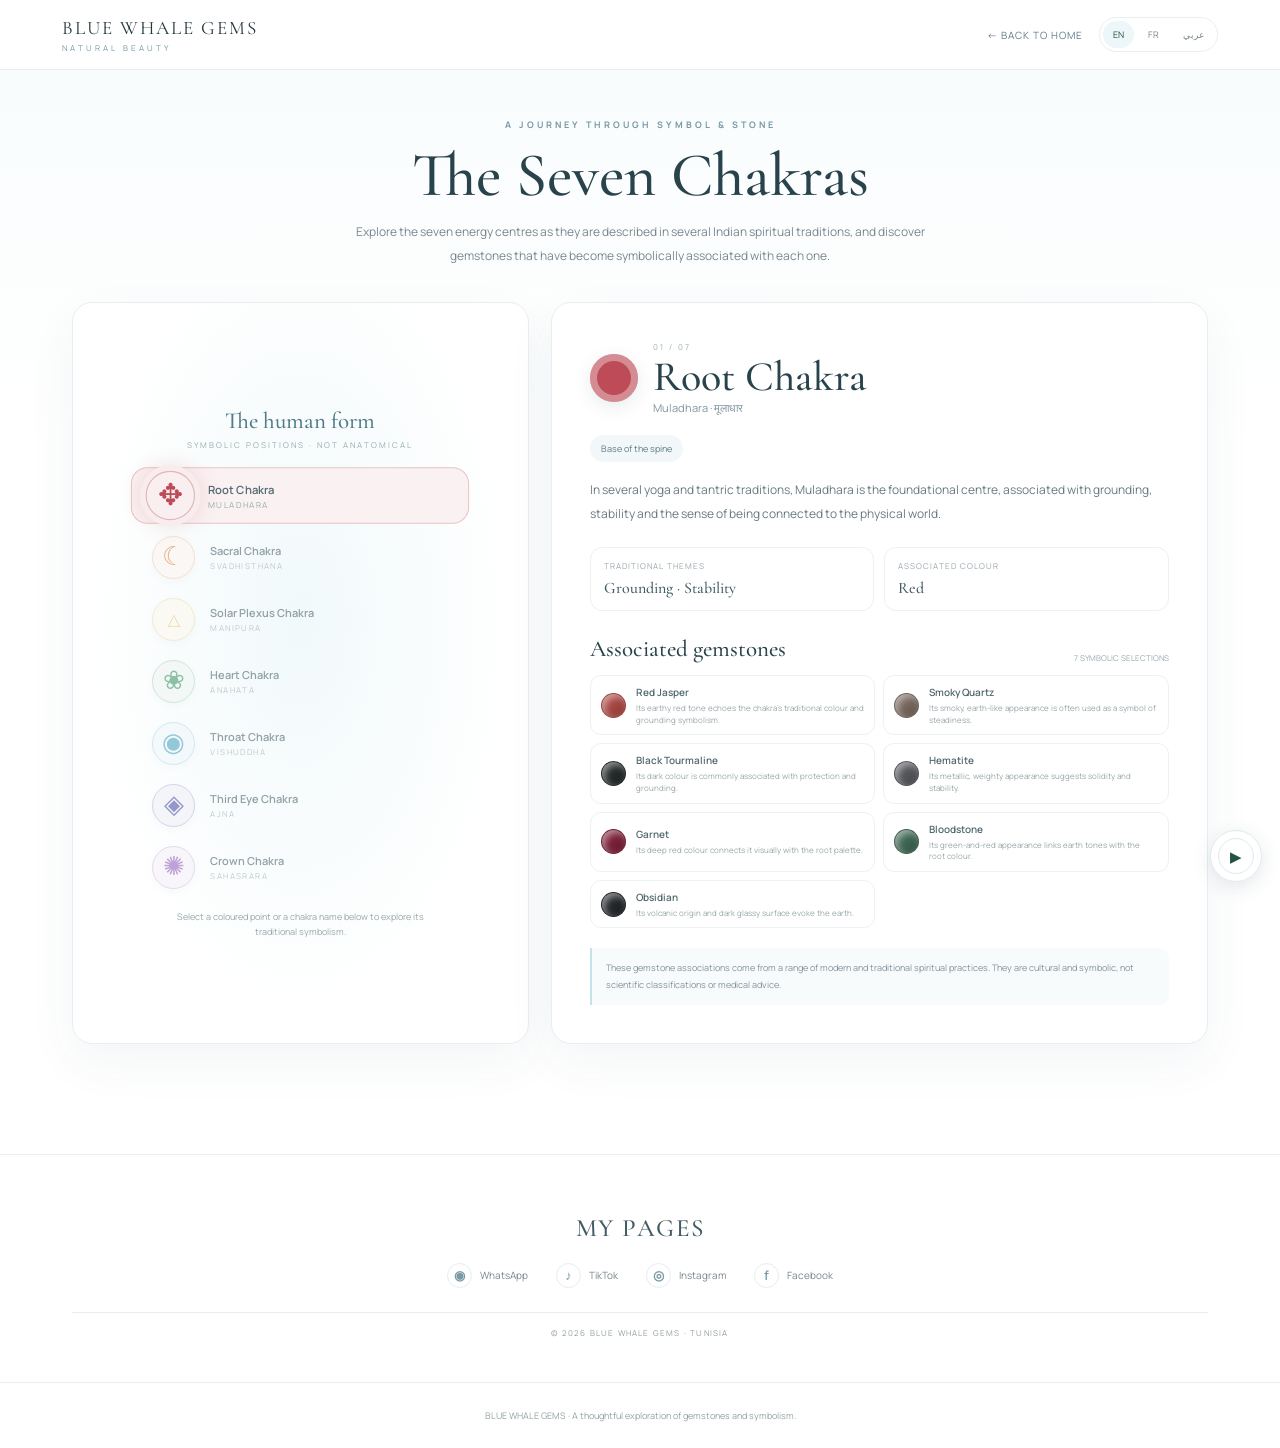
<file: chakras.html>
<!DOCTYPE html>
<html lang="en" dir="ltr">
<head>
<meta charset="UTF-8"><meta name="viewport" content="width=device-width, initial-scale=1">
<meta name="theme-color" content="#ffffff">
<title>The Seven Chakras | BLUE WHALE GEMS</title>
<link rel="preconnect" href="https://fonts.googleapis.com"><link rel="preconnect" href="https://fonts.gstatic.com" crossorigin>
<link href="https://fonts.googleapis.com/css2?family=Manrope:wght@400;500;600;700&family=Cormorant+Garamond:wght@400;500;600&family=Tajawal:wght@400;500;600;700&display=swap" rel="stylesheet">
<style>
:root{--ink:#26383e;--muted:#78878d;--line:#e8eef0;--green:#245344;--blue:#c4e2ec;--serif:"Cormorant Garamond",Georgia,serif;--sans:"Manrope",Arial,sans-serif}
*{box-sizing:border-box}html{scroll-behavior:smooth}body{margin:0;color:var(--ink);font-family:var(--sans);background:linear-gradient(180deg,#f8fcfd 0,#fff 440px)}
body[dir=rtl]{font-family:"Tajawal",Arial,sans-serif}
a{color:inherit;text-decoration:none}button{font:inherit;cursor:pointer}
header{position:sticky;top:0;z-index:20;background:rgba(255,255,255,.94);backdrop-filter:blur(14px);border-bottom:1px solid var(--line)}
.nav{max-width:1200px;margin:auto;padding:16px 22px;display:flex;align-items:center;justify-content:space-between;gap:16px}
.brand{font-family:var(--serif);font-size:19px;letter-spacing:2px}.brand small{display:block;font:8px var(--sans);letter-spacing:3px;color:#7899a6;margin-top:3px}
.nav-right{display:flex;align-items:center;gap:16px}.back{font-size:10px;letter-spacing:1px;color:#637c85}
.langs{display:flex;gap:4px;border:1px solid var(--line);padding:3px;border-radius:30px}.langs button{border:0;background:transparent;padding:7px 10px;border-radius:20px;color:#75858b;font-size:9px}.langs button.active{background:#edf6f8;color:var(--green)}
main{max-width:1180px;margin:auto;padding:48px 22px 80px}
.intro{text-align:center;max-width:760px;margin:0 auto 34px}.eyebrow{font-size:9px;letter-spacing:3px;color:#7899a6;font-weight:700}.intro h1{font:500 clamp(38px,6vw,62px)/1.04 var(--serif);margin:13px 0 12px;color:#29434c}.intro p{font-size:12px;line-height:2;color:var(--muted);margin:0 auto;max-width:620px}
.explorer{display:grid;grid-template-columns:minmax(250px,.82fr) minmax(0,1.18fr);gap:22px;align-items:stretch}
.figure-card,.detail-card{background:#fff;border:1px solid var(--line);border-radius:20px;box-shadow:0 18px 50px rgba(38,72,83,.055)}
.figure-card{padding:22px 18px;display:flex;flex-direction:column;align-items:center;justify-content:center;min-height:530px;background:radial-gradient(ellipse at 50% 43%,#f1f9fb 0,#fff 66%)}
.figure-title{font:500 23px var(--serif);color:#507b8a;margin-bottom:4px}.figure-sub{font-size:8px;letter-spacing:2px;color:#9aabb0;margin-bottom:8px}
.chakra-symbol-stack{width:100%;max-width:330px;display:flex;flex-direction:column;align-items:center;gap:7px;padding:10px 0 14px}
.chakra-symbol{--chakra:#888;position:relative;width:100%;min-height:53px;display:flex;align-items:center;gap:15px;padding:5px 16px;border:1px solid transparent;border-radius:16px;background:transparent;color:#61777e;text-align:left;cursor:pointer;opacity:.62;transition:background .35s,border-color .35s,opacity .35s,transform .35s;animation:symbolSequence 7s ease-in-out infinite;animation-delay:calc(var(--i)*1s)}
.chakra-symbol:nth-child(1){--i:0}.chakra-symbol:nth-child(2){--i:1}.chakra-symbol:nth-child(3){--i:2}.chakra-symbol:nth-child(4){--i:3}.chakra-symbol:nth-child(5){--i:4}.chakra-symbol:nth-child(6){--i:5}.chakra-symbol:nth-child(7){--i:6}
.symbol-art{width:43px;height:43px;flex:0 0 43px;display:grid;place-items:center;border-radius:50%;color:var(--chakra);border:1px solid color-mix(in srgb,var(--chakra) 42%,white);background:color-mix(in srgb,var(--chakra) 9%,white);font-family:var(--serif);font-size:26px;line-height:1;box-shadow:0 3px 12px rgba(35,60,70,.05);transition:transform .4s,box-shadow .4s}
.symbol-label{display:flex;flex-direction:column;gap:2px;min-width:0}.symbol-label strong{font-size:11px;font-weight:600;color:#526970}.symbol-label small{font-size:8px;letter-spacing:1.4px;color:#9aabb0}
.chakra-symbol.active{opacity:1;background:color-mix(in srgb,var(--chakra) 8%,white);border-color:color-mix(in srgb,var(--chakra) 34%,white);transform:scale(1.025)}
.chakra-symbol.active .symbol-art{transform:scale(1.12);box-shadow:0 0 0 5px color-mix(in srgb,var(--chakra) 10%,white),0 0 22px color-mix(in srgb,var(--chakra) 30%,transparent)}
@keyframes symbolSequence{0%,8%,100%{opacity:.62}3.5%{opacity:1}}
.figure-note{font-size:9px;color:#98a6aa;text-align:center;line-height:1.7;max-width:260px}
.detail-card{padding:clamp(20px,4vw,38px);min-height:530px}
.detail-top{display:flex;align-items:center;gap:15px;margin-bottom:17px}
.color-mark{width:48px;height:48px;border-radius:50%;background:var(--chakra);box-shadow:inset 0 0 0 7px rgba(255,255,255,.35),0 5px 18px rgba(35,60,70,.1);flex:0 0 auto}
.number{font-size:8px;letter-spacing:2px;color:#9aabb0}.detail-card h2{font:500 clamp(30px,4vw,42px)/1 var(--serif);margin:4px 0 2px;color:#29434c}.sanskrit{font-size:11px;color:#81969e}
.position{display:inline-flex;margin:3px 0 16px;padding:7px 11px;border-radius:30px;background:#f2f8f9;color:#5c7c87;font-size:9px}
.description{font-size:12px;line-height:1.95;color:#687a81;margin:0 0 22px}
.meaning-grid{display:grid;grid-template-columns:1fr 1fr;gap:10px;margin:0 0 24px}.meaning{padding:12px 13px;border:1px solid #edf1f2;border-radius:12px}.meaning small{display:block;font-size:8px;letter-spacing:1px;color:#98a7ac;margin-bottom:5px}.meaning strong{font:500 16px var(--serif);color:#405b64}
.stones-head{display:flex;align-items:end;justify-content:space-between;gap:10px;margin-bottom:12px}.stones-head h3{font:500 23px var(--serif);margin:0;color:#29434c}.stones-head span{font-size:8px;color:#9aabb0}
.stones{display:grid;grid-template-columns:repeat(2,minmax(0,1fr));gap:8px}
.stone{display:flex;align-items:center;gap:10px;padding:9px 10px;border:1px solid #edf1f2;border-radius:11px;min-width:0}
.stone-dot{width:25px;height:25px;flex:0 0 25px;border-radius:50%;background:var(--stone);border:1px solid rgba(0,0,0,.06);box-shadow:inset -4px -5px 8px rgba(0,0,0,.12),inset 3px 3px 7px rgba(255,255,255,.5)}
.stone strong{display:block;font-size:10px;font-weight:600;color:#526970}.stone small{display:block;font-size:8px;line-height:1.45;color:#98a6aa;margin-top:3px}
.caveat{margin-top:20px;padding:12px 14px;background:#f8fbfc;border-left:2px solid #c4e2ec;border-radius:0 10px 10px 0;font-size:9px;line-height:1.8;color:#839399}
body[dir=rtl] .caveat{border-left:0;border-right:2px solid #c4e2ec;border-radius:10px 0 0 10px}
.selector{display:flex;flex-wrap:wrap;justify-content:center;gap:8px;margin:26px 0 0}
.selector button{border:1px solid var(--line);background:#fff;color:#75868c;padding:9px 13px;border-radius:30px;font-size:9px;transition:.2s}
.selector button.active{border-color:var(--chakra);color:#344e57;background:color-mix(in srgb,var(--chakra) 9%,white);box-shadow:0 4px 15px rgba(34,65,77,.06)}
footer{text-align:center;border-top:1px solid var(--line);padding:26px 18px;color:#94a1a5;font-size:9px}
@media(max-width:760px){main{padding:34px 14px 60px}.explorer{grid-template-columns:1fr;gap:14px}.figure-card{min-height:0;padding:17px}.chakra-symbol-stack{max-width:320px;gap:4px}.chakra-symbol{min-height:47px}.symbol-art{width:38px;height:38px;flex-basis:38px}.detail-card{min-height:0}.nav{padding:13px 14px}.brand{font-size:15px}.back{font-size:8px}.intro{margin-bottom:25px}}
@media(max-width:390px){.stones{grid-template-columns:1fr}.nav-right{gap:8px}.langs button{padding:6px 8px}}
@media(prefers-reduced-motion:reduce){*{scroll-behavior:auto;transition:none!important;animation:none!important}}

.my-pages-footer{margin-top:30px;background:rgba(255,255,255,.9);border-top:1px solid var(--line)}
.my-pages-inner{max-width:1180px;margin:auto;padding:32px 22px 18px;text-align:center}
.my-pages-inner h2{margin:0 0 20px;font:500 25px var(--serif);letter-spacing:1.5px;color:#405b64}
.my-pages-links{display:flex;justify-content:center;align-items:center;flex-wrap:wrap;gap:12px 28px}
.my-pages-links a{display:inline-flex;align-items:center;gap:8px;color:#78878c;font-size:10px;transition:color .2s,transform .2s}
.my-pages-links a:hover{color:var(--green);transform:translateY(-2px)}
.my-page-icon{width:25px;height:25px;display:grid;place-items:center;border:1px solid #e7eef0;border-radius:50%;color:#7899a6;font:600 13px var(--sans)}
.my-pages-bottom{margin-top:24px;padding-top:14px;border-top:1px solid var(--line);font-size:8px;letter-spacing:1.2px;color:#929da1}
@media(max-width:600px){.my-pages-inner{padding:28px 16px 16px}.my-pages-links{gap:14px 20px}}

</style>
</head>
<body>
<header><div class="nav"><a class="brand" href="index.html">BLUE WHALE GEMS<small>NATURAL BEAUTY</small></a><div class="nav-right"><a class="back" href="index.html" data-i18n="back">← BACK TO HOME</a><div class="langs" aria-label="Language"><button data-lang="en" class="active">EN</button><button data-lang="fr">FR</button><button data-lang="ar">عربي</button></div></div></div></header>
<main>
<section class="intro"><div class="eyebrow" data-i18n="eyebrow">A JOURNEY THROUGH SYMBOL & STONE</div><h1 data-i18n="title">The Seven Chakras</h1><p data-i18n="intro">Explore the seven energy centres as they are described in several Indian spiritual traditions, and discover gemstones that have become symbolically associated with each one.</p></section>
<section class="explorer" aria-label="Interactive chakra explorer">
<div class="figure-card"><div class="figure-title" data-i18n="mapTitle">The seven symbols</div><div class="figure-sub" data-i18n="mapSub">A SEQUENCE OF SEVEN CHAKRAS</div><div class="chakra-symbol-stack" id="chakraSymbolStack" aria-label="Seven interactive chakra symbols"></div><div class="figure-note" data-i18n="mapNote">Tap any symbol to reveal its chakra details and associated gemstones.</div></div>
<div class="detail-card" id="chakraDetail" style="--chakra:#bd4c58"><div class="detail-top"><div class="color-mark"></div><div><div class="number" id="chakraNumber">01 / 07</div><h2 id="chakraName">Root Chakra</h2><div class="sanskrit" id="chakraSanskrit">Muladhara · मूलाधार</div></div></div>
<div class="position" id="chakraPosition">Base of the spine</div><p class="description" id="chakraDescription"></p>
<div class="meaning-grid"><div class="meaning"><small data-i18n="themeLabel">TRADITIONAL THEMES</small><strong id="chakraThemes"></strong></div><div class="meaning"><small data-i18n="colourLabel">ASSOCIATED COLOUR</small><strong id="chakraColour"></strong></div></div>
<div class="stones-head"><h3 data-i18n="stonesTitle">Associated gemstones</h3><span data-i18n="sevenSelections">7 SYMBOLIC SELECTIONS</span></div><div class="stones" id="stoneList"></div>
<div class="caveat" data-i18n="caveat">These gemstone associations come from a range of modern and traditional spiritual practices. They are cultural and symbolic, not scientific classifications or medical advice.</div></div>
</section>

</main>

<footer class="my-pages-footer">
 <div class="my-pages-inner">
  <h2 id="myPagesTitle">MY PAGES</h2>
  <div class="my-pages-links" aria-label="BLUE WHALE GEMS social pages">
   <a href="https://wa.me/21655733020" target="_blank" rel="noopener noreferrer" aria-label="WhatsApp"><span class="my-page-icon">◉</span><span>WhatsApp</span></a>
   <a href="https://www.tiktok.com/@blue_whale_gems?_r=1&amp;_t=ZS-9B9OhXJV0Ld" target="_blank" rel="noopener noreferrer" aria-label="TikTok"><span class="my-page-icon">♪</span><span>TikTok</span></a>
   <a href="https://www.instagram.com/bluewhale__gems?rpxt=MW1tczJoZXVtbjNrMg==" target="_blank" rel="noopener noreferrer" aria-label="Instagram"><span class="my-page-icon">◎</span><span>Instagram</span></a>
   <a href="https://www.facebook.com/share/1CPVUZALJH/" target="_blank" rel="noopener noreferrer" aria-label="Facebook"><span class="my-page-icon">f</span><span>Facebook</span></a>
  </div>
  <div class="my-pages-bottom">© 2026 BLUE WHALE GEMS · TUNISIA</div>
 </div>
</footer>

<footer>BLUE WHALE GEMS · <span data-i18n="footer">A thoughtful exploration of gemstones and symbolism.</span></footer>
<script>
const chakras=[
{key:"root",color:"#bd4c58",en:"Root Chakra",ar:"شاكرة الجذر",fr:"Chakra racine",san:"Muladhara · मूलाधार",pos:{en:"Base of the spine",ar:"قاعدة العمود الفقري",fr:"Base de la colonne vertébrale"},theme:{en:"Grounding · Stability",ar:"الثبات · الاستقرار",fr:"Ancrage · Stabilité"},colour:{en:"Red",ar:"الأحمر",fr:"Rouge"},desc:{en:"In several yoga and tantric traditions, Muladhara is the foundational centre, associated with grounding, stability and the sense of being connected to the physical world.",ar:"في عدد من تقاليد اليوغا والتانترا، تمثل مولادهارا المركز الأساسي، وترتبط بالثبات والشعور بالارتباط بالعالم المادي.",fr:"Dans plusieurs traditions du yoga et du tantra, Muladhara est le centre fondamental, associé à l’ancrage, à la stabilité et au lien avec le monde matériel."},stones:[["Red Jasper","اليشب الأحمر","Jaspe rouge","#a94743","Its earthy red tone echoes the chakra’s traditional colour and grounding symbolism."],["Smoky Quartz","الكوارتز الدخاني","Quartz fumé","#78685e","Its smoky, earth-like appearance is often used as a symbol of steadiness."],["Black Tourmaline","التورمالين الأسود","Tourmaline noire","#252a2b","Its dark colour is commonly associated with protection and grounding."],["Hematite","الهيماتيت","Hématite","#55575b","Its metallic, weighty appearance suggests solidity and stability."],["Garnet","العقيق الأحمر","Grenat","#7b2036","Its deep red colour connects it visually with the root palette."],["Bloodstone","حجر الدم","Héliotrope","#3f6654","Its green-and-red appearance links earth tones with the root colour."],["Obsidian","السبج","Obsidienne","#24272b","Its volcanic origin and dark glassy surface evoke the earth."]]},
{key:"sacral",color:"#df8748",en:"Sacral Chakra",ar:"الشاكرة العجزية",fr:"Chakra sacré",san:"Svadhisthana · स्वाधिष्ठान",pos:{en:"Lower abdomen",ar:"أسفل البطن",fr:"Bas-ventre"},theme:{en:"Creativity · Flow",ar:"الإبداع · الانسياب",fr:"Créativité · Fluidité"},colour:{en:"Orange",ar:"البرتقالي",fr:"Orange"},desc:{en:"Svadhisthana is commonly described as the centre associated with creativity, emotional movement, pleasure and the symbolism of water.",ar:"توصف سفاديستانا عادةً بأنها المركز المرتبط بالإبداع والحركة العاطفية والمتعة ورمزية الماء.",fr:"Svadhisthana est généralement décrit comme le centre lié à la créativité, au mouvement émotionnel, au plaisir et au symbolisme de l’eau."},stones:[["Carnelian","العقيق الأحمر البرتقالي","Cornaline","#bd6038","Its warm orange-red colour is a natural visual match for this chakra."],["Orange Calcite","الكالسيت البرتقالي","Calcite orange","#e99a4b","Its bright orange tone reflects the traditional colour association."],["Sunstone","حجر الشمس","Pierre de soleil","#d78b43","Its warm shimmer is often linked symbolically with vitality and joy."],["Peach Moonstone","حجر القمر الخوخي","Pierre de lune pêche","#d9a58c","Its soft peach hue complements the sacral colour palette."],["Amber","الكهرمان","Ambre","#c78332","Its golden-orange warmth evokes movement and warmth."],["Aragonite","الأراجونيت","Aragonite","#c77d4d","Its earthy orange varieties echo the chakra’s colour."],["Fire Opal","الأوبال الناري","Opale de feu","#e46c3c","Its vivid orange flashes make a strong visual association."]]},
{key:"solar",color:"#d9ad3f",en:"Solar Plexus Chakra",ar:"شاكرة الضفيرة الشمسية",fr:"Chakra du plexus solaire",san:"Manipura · मणिपूर",pos:{en:"Upper abdomen",ar:"أعلى البطن",fr:"Haut de l’abdomen"},theme:{en:"Confidence · Will",ar:"الثقة · الإرادة",fr:"Confiance · Volonté"},colour:{en:"Yellow",ar:"الأصفر",fr:"Jaune"},desc:{en:"Manipura is associated in yoga traditions with personal agency, will, confidence and the imagery of fire and transformation.",ar:"ترتبط مانيبورا في تقاليد اليوغا بالإرادة والقدرة على الفعل والثقة ورمزية النار والتحول.",fr:"Dans les traditions du yoga, Manipura est associé à la volonté, à l’autonomie, à la confiance et à l’image du feu et de la transformation."},stones:[["Citrine","السيترين","Citrine","#d6a33f","Its golden-yellow colour mirrors the chakra’s traditional palette."],["Yellow Jasper","اليشب الأصفر","Jaspe jaune","#c7a34b","Its warm earthy yellow is a visual symbol of steadiness and confidence."],["Tiger’s Eye","عين النمر","Œil-de-tigre","#a8793d","Its golden bands are often linked symbolically with courage and focus."],["Pyrite","البيريت","Pyrite","#b99a4a","Its metallic gold appearance evokes the sun and inner fire."],["Yellow Calcite","الكالسيت الأصفر","Calcite jaune","#e5c45d","Its bright yellow tone fits the traditional colour association."],["Golden Topaz","التوباز الذهبي","Topaze dorée","#c98e39","Its golden hue makes a direct visual connection."],["Amber","الكهرمان","Ambre","#c78332","Its warm honey colour complements the solar symbolism."]]},
{key:"heart",color:"#4a9b70",en:"Heart Chakra",ar:"شاكرة القلب",fr:"Chakra du cœur",san:"Anahata · अनाहत",pos:{en:"Centre of the chest",ar:"وسط الصدر",fr:"Centre de la poitrine"},theme:{en:"Compassion · Connection",ar:"التعاطف · التواصل",fr:"Compassion · Lien"},colour:{en:"Green (sometimes pink)",ar:"الأخضر (وأحياناً الوردي)",fr:"Vert (parfois rose)"},desc:{en:"Anahata is traditionally linked with compassion, love, balance and the meeting of inner and outer experience. Green is its common colour association; pink is also used in modern interpretations.",ar:"ترتبط أناهاتا تقليدياً بالتعاطف والمحبة والتوازن والالتقاء بين التجربة الداخلية والخارجية. ويرتبط بها الأخضر غالباً، كما يُستخدم الوردي في تفسيرات حديثة.",fr:"Anahata est traditionnellement lié à la compassion, à l’amour, à l’équilibre et à la rencontre entre l’expérience intérieure et extérieure. Le vert est sa couleur courante, le rose apparaît aussi dans des interprétations modernes."},stones:[["Rose Quartz","الكوارتز الوردي","Quartz rose","#e5a8b7","Its soft pink colour is widely used as a symbol of tenderness and affection."],["Green Aventurine","الأفنتورين الأخضر","Aventurine verte","#57936e","Its green colour echoes the heart chakra’s common palette."],["Emerald","الزمرد","Émeraude","#28734e","Its rich green hue makes a traditional visual association."],["Rhodonite","الرودونيت","Rhodonite","#bd7880","Its pink-and-black pattern is often used to represent compassion with balance."],["Malachite","الملاكيت","Malachite","#3f8066","Its layered greens connect it visually with heart symbolism."],["Jade","اليشم","Jade","#78a78a","Its calm green varieties are associated with harmony in modern crystal traditions."],["Green Tourmaline","التورمالين الأخضر","Tourmaline verte","#367e62","Its green colour fits the traditional heart-centre palette."]]},
{key:"throat",color:"#54a9c4",en:"Throat Chakra",ar:"شاكرة الحلق",fr:"Chakra de la gorge",san:"Vishuddha · विशुद्ध",pos:{en:"Throat",ar:"منطقة الحلق",fr:"Gorge"},theme:{en:"Expression · Truth",ar:"التعبير · الصدق",fr:"Expression · Vérité"},colour:{en:"Blue",ar:"الأزرق",fr:"Bleu"},desc:{en:"Vishuddha is associated with communication, expression, listening and clarity in several yoga and tantric descriptions.",ar:"ترتبط فيشودا بالتواصل والتعبير والإصغاء والوضوح في عدد من أوصاف اليوغا والتانترا.",fr:"Vishuddha est associé à la communication, à l’expression, à l’écoute et à la clarté dans plusieurs descriptions du yoga et du tantra."},stones:[["Aquamarine","الأكوامارين","Aigue-marine","#83c5d3","Its clear sea-blue colour reflects the throat chakra’s common palette."],["Blue Lace Agate","العقيق الأزرق المخطط","Agate blue lace","#9dc5d1","Its delicate blue bands suggest calm and clear expression."],["Sodalite","السوداليت","Sodalite","#4b668e","Its deep blue colour makes a strong visual association."],["Turquoise","الفيروز","Turquoise","#45a6a3","Its blue-green hue is commonly linked with communication symbolism."],["Amazonite","الأمازونيت","Amazonite","#6daea3","Its soft blue-green colour complements the throat palette."],["Blue Apatite","الأباتيت الأزرق","Apatite bleue","#3189b5","Its vivid blue colour echoes the traditional association."],["Chrysocolla","الكريزوكولا","Chrysocolle","#398e89","Its blue-green patterns recall water and expressive flow."]]},
{key:"third",color:"#5659a9",en:"Third Eye Chakra",ar:"شاكرة العين الثالثة",fr:"Chakra du troisième œil",san:"Ajna · आज्ञा",pos:{en:"Between the eyebrows",ar:"بين الحاجبين",fr:"Entre les sourcils"},theme:{en:"Insight · Intuition",ar:"البصيرة · الحدس",fr:"Clarté · Intuition"},colour:{en:"Indigo",ar:"النيلي",fr:"Indigo"},desc:{en:"Ajna is described as a centre of insight, discernment and inner vision in several Indian spiritual systems. Its familiar colour association is indigo.",ar:"توصف أجنا بأنها مركز البصيرة والتمييز والرؤية الداخلية في عدد من الأنظمة الروحية الهندية، ويرتبط بها اللون النيلي.",fr:"Ajna est décrit comme un centre de discernement, de perception et de vision intérieure dans plusieurs systèmes spirituels indiens. Sa couleur courante est l’indigo."},stones:[["Lapis Lazuli","اللازورد","Lapis-lazuli","#354a83","Its deep blue colour and historic symbolism make it a familiar association."],["Amethyst","الأماتيست","Améthyste","#8064a8","Its violet tone is often linked with reflection and contemplation."],["Iolite","الأيوليت","Iolite","#59618f","Its blue-violet hue fits the indigo palette."],["Fluorite","الفلوريت","Fluorite","#7774b2","Its purple and blue varieties are often chosen for insight symbolism."],["Labradorite","اللبرادوريت","Labradorite","#536d82","Its shifting flashes are used as a metaphor for perception."],["Azurite","الأزوريت","Azurite","#245c9a","Its intense blue colour echoes the third-eye palette."],["Sugilite","السوجيليت","Sugilite","#684b82","Its deep violet colour complements modern third-eye associations."]]},
{key:"crown",color:"#9869bd",en:"Crown Chakra",ar:"شاكرة التاج",fr:"Chakra couronne",san:"Sahasrara · सहस्रार",pos:{en:"At the crown of the head",ar:"قمة الرأس",fr:"Sommet de la tête"},theme:{en:"Awareness · Transcendence",ar:"الوعي · التسامي",fr:"Conscience · Transcendance"},colour:{en:"Violet or white",ar:"البنفسجي أو الأبيض",fr:"Violet ou blanc"},desc:{en:"Sahasrara is presented in many modern chakra systems as the highest centre, associated with spiritual awareness, contemplation and transcendence. Some traditions describe it differently or place it beyond the other six centres.",ar:"تُقدَّم ساهاسرارا في كثير من أنظمة الشاكرات الحديثة بوصفها المركز الأعلى، وترتبط بالوعي الروحي والتأمل والتسامي. وتصفها بعض التقاليد بصورة مختلفة أو تجعلها متجاوزة للمراكز الستة الأخرى.",fr:"Dans de nombreux systèmes modernes des chakras, Sahasrara est présenté comme le centre supérieur, lié à la conscience spirituelle, à la contemplation et à la transcendance. Certaines traditions le décrivent autrement ou au-delà des six autres centres."},stones:[["Amethyst","الأماتيست","Améthyste","#8064a8","Its violet colour is the most familiar modern crown-chakra association."],["Clear Quartz","الكوارتز الشفاف","Cristal de roche","#d8e2e5","Its clarity is used as a symbol of openness and awareness."],["Selenite","السيلينيت","Sélénite","#e8e3d8","Its pale translucent appearance fits white-light symbolism."],["Lepidolite","الليبيدوليت","Lépidolite","#9b83a8","Its lilac colour connects it with modern crown associations."],["Howlite","الهاولايت","Howlite","#e8e5df","Its white appearance is used as a symbol of stillness."],["Moonstone","حجر القمر","Pierre de lune","#d5d7e4","Its soft sheen is associated symbolically with reflection and contemplation."],["Purple Fluorite","الفلوريت البنفسجي","Fluorite violette","#8c73b8","Its violet colour complements the crown palette."]]}
];
const words={
en:{back:"← BACK TO HOME",eyebrow:"A JOURNEY THROUGH SYMBOL & STONE",title:"The Seven Chakras",intro:"Explore the seven energy centres as they are described in several Indian spiritual traditions, and discover gemstones that have become symbolically associated with each one.",mapTitle:"The human form",mapSub:"SYMBOLIC POSITIONS · NOT ANATOMICAL",mapNote:"Select a coloured point or a chakra name below to explore its traditional symbolism.",themeLabel:"TRADITIONAL THEMES",colourLabel:"ASSOCIATED COLOUR",stonesTitle:"Associated gemstones",sevenSelections:"7 SYMBOLIC SELECTIONS",caveat:"These gemstone associations come from a range of modern and traditional spiritual practices. They are cultural and symbolic, not scientific classifications or medical advice.",footer:"A thoughtful exploration of gemstones and symbolism."},
ar:{back:"العودة إلى الرئيسية ←",eyebrow:"رحلة بين الرمز والحجر",title:"الشاكرات السبع",intro:"اكتشف مراكز الطاقة السبعة كما تصفها بعض التقاليد الروحية الهندية، وتعرّف على الأحجار الكريمة التي ارتبطت رمزياً بكل مركز.",mapTitle:"رموز الشاكرات السبع",mapSub:"عرض متتابع للشاكرات السبع",mapNote:"اضغط على أي رمز لتظهر تفاصيل الشاكرة والأحجار المرتبطة بها.",themeLabel:"المعاني التقليدية",colourLabel:"اللون المرتبط",stonesTitle:"الأحجار المرتبطة",sevenSelections:"7 اختيارات رمزية",caveat:"تأتي هذه الروابط بين الأحجار والشاكرات من ممارسات روحية تقليدية وحديثة متنوعة. وهي دلالات ثقافية ورمزية، وليست تصنيفات علمية أو نصائح طبية.",footer:"استكشاف متأنٍ للأحجار ورموزها."},
fr:{back:"← RETOUR À L’ACCUEIL",eyebrow:"UN VOYAGE ENTRE SYMBOLE ET PIERRE",title:"Les sept chakras",intro:"Explorez les sept centres énergétiques tels qu’ils sont décrits dans plusieurs traditions spirituelles indiennes, et découvrez les pierres qui leur sont symboliquement associées.",mapTitle:"Les sept symboles",mapSub:"UNE SÉQUENCE DES SEPT CHAKRAS",mapNote:"Appuyez sur un symbole pour afficher les détails du chakra et les pierres qui lui sont associées.",themeLabel:"THÈMES TRADITIONNELS",colourLabel:"COULEUR ASSOCIÉE",stonesTitle:"Pierres associées",sevenSelections:"7 SÉLECTIONS SYMBOLIQUES",caveat:"Ces associations proviennent de diverses pratiques spirituelles traditionnelles et modernes. Elles sont culturelles et symboliques, et non des classifications scientifiques ou des conseils médicaux.",footer:"Une exploration attentive des pierres et de leur symbolique."}
};
let lang=localStorage.getItem("bwg-language")||"en";if(!["en","ar","fr"].includes(lang))lang="en";let current=0;
function t(key){return words[lang][key]||words.en[key]}
const chakraGlyphs=["✥","☾","△","❀","◉","◈","✺"];
function render(){
 const c=chakras[current],d=document;
 d.documentElement.lang=lang;d.documentElement.dir=lang==="ar"?"rtl":"ltr";d.body.dir=lang==="ar"?"rtl":"ltr";
 d.querySelectorAll("[data-i18n]").forEach(el=>el.textContent=t(el.dataset.i18n));
 const pagesTitle=d.getElementById("myPagesTitle");if(pagesTitle)pagesTitle.textContent=lang==="ar"?"صفحاتي":lang==="fr"?"MES PAGES":"MY PAGES";
 d.querySelectorAll("[data-lang]").forEach(b=>b.classList.toggle("active",b.dataset.lang===lang));
 d.getElementById("chakraSymbolStack").innerHTML=chakras.map((x,i)=>'<button type="button" class="chakra-symbol '+(i===current?'active':'')+'" data-index="'+i+'" style="--chakra:'+x.color+';--i:'+i+'" aria-label="'+x[lang]+'"><span class="symbol-art" aria-hidden="true">'+chakraGlyphs[i]+'</span><span class="symbol-label"><strong>'+x[lang]+'</strong><small>'+x.san.split(" · ")[0].toUpperCase()+'</small></span></button>').join("");
 d.getElementById("chakraDetail").style.setProperty("--chakra",c.color);
 d.querySelector(".color-mark").style.background=c.color;
 d.getElementById("chakraNumber").textContent=String(current+1).padStart(2,"0")+" / 07";
 d.getElementById("chakraName").textContent=c[lang];
 d.getElementById("chakraSanskrit").textContent=c.san;
 d.getElementById("chakraPosition").textContent=c.pos[lang];
 d.getElementById("chakraDescription").textContent=c.desc[lang];
 d.getElementById("chakraThemes").textContent=c.theme[lang];
 d.getElementById("chakraColour").textContent=c.colour[lang];
 d.getElementById("stoneList").innerHTML=c.stones.map(s=>'<div class="stone"><span class="stone-dot" style="--stone:'+s[3]+'"></span><span><strong>'+s[({en:0,ar:1,fr:2}[lang])]+'</strong><small>'+s[4]+'</small></span></div>').join("");

 d.querySelectorAll(".chakra-point").forEach((p,i)=>p.classList.toggle("active",i===current));
}
document.addEventListener("click",e=>{const p=e.target.closest("[data-index]");const l=e.target.closest("[data-lang]");if(p){current=Number(p.dataset.index);render()}if(l){lang=l.dataset.lang;localStorage.setItem("bwg-language",lang);render()}});
render();
</script>

<!-- BLUE WHALE GEMS background ambience -->
<div id="bwgMusicControls" style="position:fixed;right:18px;bottom:18px;z-index:9999;display:flex;align-items:center;gap:6px;padding:7px;background:rgba(255,255,255,.96);border:1px solid #dce9ed;border-radius:50%;box-shadow:0 5px 20px rgba(30,65,78,.12);backdrop-filter:blur(10px)">
 <button id="bwgMusicPlay" type="button" aria-label="Play background music" title="Play or pause background music" style="width:36px;height:36px;border:1px solid #dce9ed;border-radius:50%;background:#fff;color:#245344;font-size:15px;display:grid;place-items:center">▶</button>
</div>
<audio id="bwgBackgroundMusic" preload="auto" loop playsinline autoplay>
 <source src="https://raw.githubusercontent.com/yassinabbes27-ux/blue-whale-gems/main/juliush-waves-from-piano-and-sea-ambient-chill-out-piano-music-and-waves-3551.mp3" type="audio/mpeg">
</audio>
<script id="bwg-background-music">
(function(){
 const audio=document.getElementById("bwgBackgroundMusic");
 const playButton=document.getElementById("bwgMusicPlay");
 if(!audio||!playButton)return;
 const preferenceKey="bwg-music-preference";
 const savedTime=Number(sessionStorage.getItem("bwg-music-time")||0);
 audio.volume=0.33;
 audio.muted=false;
 function updateControl(){
  playButton.textContent=audio.paused?"▶":"Ⅱ";
  playButton.setAttribute("aria-label",audio.paused?"Play background music":"Pause background music");
 }
 function tryAutoplay(){
  if(sessionStorage.getItem(preferenceKey)==="paused")return;
  const attempt=audio.play();
  if(attempt&&typeof attempt.catch==="function")attempt.catch(function(){});
 }
 audio.addEventListener("loadedmetadata",function(){
  if(Number.isFinite(savedTime)&&savedTime>0&&savedTime<audio.duration)audio.currentTime=savedTime;
  tryAutoplay();
 },{once:true});
 audio.addEventListener("canplay",tryAutoplay,{once:true});
 function savePosition(){
  if(Number.isFinite(audio.currentTime))sessionStorage.setItem("bwg-music-time",String(audio.currentTime));
 }
 audio.addEventListener("timeupdate",savePosition);
 window.addEventListener("pagehide",savePosition);
 document.addEventListener("visibilitychange",function(){
  if(document.visibilityState==="hidden"){
   savePosition();
   audio.pause();
  }else if(sessionStorage.getItem(preferenceKey)!=="paused"){
   tryAutoplay();
  }
 });
 window.addEventListener("pageshow",function(){
  if(sessionStorage.getItem(preferenceKey)!=="paused")tryAutoplay();
 });
 audio.addEventListener("play",updateControl);
 audio.addEventListener("pause",updateControl);
 playButton.addEventListener("click",function(){
  if(audio.paused){
   sessionStorage.setItem(preferenceKey,"playing");
   tryAutoplay();
  }else{
   sessionStorage.setItem(preferenceKey,"paused");
   audio.pause();
  }
 });
 document.addEventListener("pointerdown",function(event){
  if(event.target.closest("#bwgMusicControls"))return;
  if(sessionStorage.getItem(preferenceKey)!=="paused"&&audio.paused)tryAutoplay();
 },{once:true,passive:true});
 document.addEventListener("keydown",function(){
  if(sessionStorage.getItem(preferenceKey)!=="paused"&&audio.paused)tryAutoplay();
 },{once:true});
 updateControl();
 tryAutoplay();
})();
</script>

</body></html>
</file>
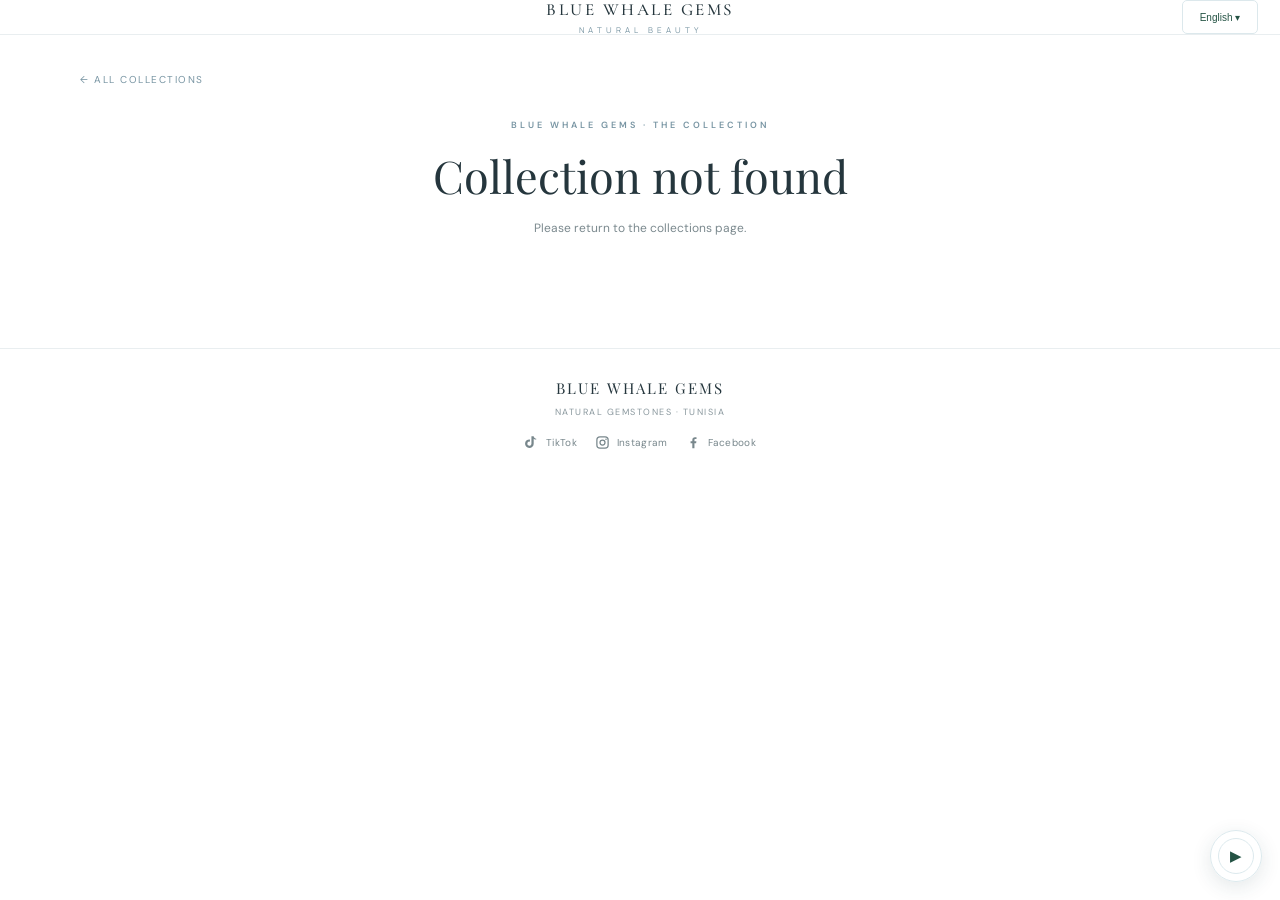
<file: collection.html>
<!DOCTYPE html>
<html lang="en" dir="ltr">
<head>
<meta charset="UTF-8">
<meta name="viewport" content="width=device-width, initial-scale=1">
<meta name="theme-color" content="#ffffff">
<title>Collection | BLUE WHALE GEMS</title>
<link rel="preconnect" href="https://fonts.googleapis.com">

<link rel="preconnect" href="https://raw.githubusercontent.com" crossorigin>

<link href="https://fonts.googleapis.com/css2?family=DM+Sans:wght@400;500;600&family=Playfair+Display:wght@400;500;600&family=Manrope:wght@400;500;600;700&family=Cormorant+Garamond:ital,wght@0,400;0,500;0,600;1,400;1,500&family=Cairo:wght@400;500;600;700&display=swap" rel="stylesheet">
<style>
:root{--blue:#b9dceb;--blue-dark:#7895a3;--green:#245344;--ink:#25363d;--muted:#7b898e;--line:#e9eef0}
*{box-sizing:border-box}
body{margin:0;background:#fff;color:var(--ink);font-family:"DM Sans",Arial,sans-serif}
body[dir="rtl"]{font-family:"Cairo",Arial,sans-serif}
a{color:inherit;text-decoration:none}
header{position:sticky;top:0;z-index:5;background:rgba(255,255,255,.96);backdrop-filter:blur(12px);border-bottom:1px solid var(--line)}
.nav{position:relative;max-width:1240px;margin:auto;padding:17px 25px;min-height:12px;display:flex;align-items:center;justify-content:space-between;gap:15px}
.logo{
position:absolute;left:50%;transform:translateX(-50%);text-align:center;font-family:"Cormorant Garamond",Georgia,serif;
font-size:17px;font-weight:500;letter-spacing:2.5px;white-space:nowrap
}
.logo small{
display:block;margin-top:4px;font-family:Manrope,Arial,sans-serif;
font-size:8px;font-weight:400;letter-spacing:4px;color:var(--blue-dark)
}
.language-switcher{position:absolute;right:22px;top:50%;transform:translateY(-50%);z-index:20;direction:ltr}
.lang{
background:white;border:1px solid #dce8ec;border-radius:5px;
width:76px;height:34px;padding:0 8px;display:inline-flex;align-items:center;justify-content:center;
box-sizing:border-box;white-space:nowrap;color:var(--green);font-size:10px;cursor:pointer
}
.language-menu{display:none;position:absolute;right:0;top:calc(100% + 8px);min-width:130px;padding:6px;background:#fff;border:1px solid #e2ecef;border-radius:8px;box-shadow:0 10px 28px rgba(39,67,77,.13)}
.language-menu.open{display:block}
.language-menu button{display:block;width:100%;padding:10px 12px;text-align:left;background:transparent;border:0;border-radius:5px;color:#526a73;font-size:11px;cursor:pointer}
.language-menu button[aria-current=true]{background:#f0f7f9;color:var(--green)}
main{max-width:1160px;margin:auto;padding:32px 20px 70px}
.back{display:inline-block;margin-bottom:28px;color:var(--blue-dark);font-size:10px;letter-spacing:1.5px;text-transform:uppercase}
.heading{text-align:center;margin:5px 0 38px}
.eyebrow{font-size:9px;letter-spacing:3px;color:var(--blue-dark);font-weight:600;text-transform:uppercase}
h1{margin:14px 0 10px;font-family:"Playfair Display",serif;font-size:clamp(32px,5vw,45px);font-weight:400}
body[dir="rtl"] h1{font-family:"Cairo",sans-serif}
.heading p{color:var(--muted);font-size:12px;line-height:1.9}
.products{display:grid;grid-template-columns:repeat(4,minmax(0,1fr));gap:35px 19px}
.product{min-width:0}
.product a{display:block}
.product-image{aspect-ratio:1/1.12;background:#fff;overflow:hidden;border-radius:4px}
.product-image img{width:100%;height:100%;display:block;object-fit:contain;border-radius:4px;box-shadow:none;transition:transform .5s cubic-bezier(.2,.7,.2,1)}
.product a:hover img{transform:scale(1.045)}
.product a:active img{transform:scale(.96)}
.product h2{margin:14px 0 8px;font-family:"Playfair Display",serif;font-size:15px;line-height:1.55;font-weight:400}
.product .price{color:var(--green);font-size:13px;font-weight:600}
.delivery{display:block;margin-top:7px;color:#89979d;font-size:10px}
.unavailable{height:100%;display:flex;align-items:center;justify-content:center;color:#89979d;font-size:11px}
footer{border-top:1px solid var(--line);text-align:center;padding:29px 15px;color:#89979d;font-size:9px;letter-spacing:1.5px}
footer strong{display:block;color:var(--ink);font-family:"Playfair Display",serif;font-size:15px;font-weight:400;letter-spacing:2px;margin-bottom:8px}
body[dir="rtl"] .eyebrow,body[dir="rtl"] .back{letter-spacing:0}
.product-image img{transition:transform .25s ease;opacity:1;transform:none}
.product a:hover .product-image img{transform:scale(1.025)}
@media(prefers-reduced-motion:reduce){.product-image img{transition:none!important;transform:none!important}}
@media(max-width:700px){
 .nav{padding-right:105px}.language-switcher{right:13px}.lang{width:68px;height:29px;padding:0 6px;font-size:9px}.nav{height:52px;min-height:52px;padding:13px;box-sizing:border-box}.logo{font-size:12px;letter-spacing:1.2px}.logo small{font-size:7px;letter-spacing:2px}main{padding:23px 13px 50px}.products{grid-template-columns:repeat(2,minmax(0,1fr));gap:27px 12px}.product h2{font-size:13px}h1{font-size:32px}}

.social-links{display:flex;justify-content:center;align-items:center;flex-wrap:wrap;gap:18px;margin-top:17px}
.social-link{display:inline-flex;align-items:center;gap:7px;color:#78878c;text-decoration:none;font-size:10px;letter-spacing:.3px}
.social-link:hover{color:var(--green)}
.social-icon{width:15px;height:15px;flex:0 0 15px;fill:currentColor}


/* Mobile navigation drawer — matches the homepage menu */
.menu-button{display:none;position:absolute;left:13px;top:50%;transform:translateY(-50%);padding:4px 6px;border:0;background:transparent;color:var(--ink);font-size:21px;line-height:1;cursor:pointer;z-index:2}
.mobile-drawer{display:none;position:fixed;inset:0;z-index:50;background:rgba(24,45,51,.3)}
.mobile-drawer.open{display:block}
.drawer-card{position:absolute;top:0;bottom:0;left:0;width:min(82%,330px);background:#fff;padding:25px;box-shadow:8px 0 30px rgba(24,45,51,.08)}
.drawer-close{float:right;border:0;background:none;font-size:24px;cursor:pointer;color:var(--ink)}
.drawer-brand{font-family:"Playfair Display",serif;font-size:17px;letter-spacing:2px;margin:28px 0}
.drawer-card a{display:block;padding:15px 0;border-bottom:1px solid var(--line);font-size:12px;color:var(--ink)}
@media(max-width:700px){.menu-button{display:inline-block}}

/* Ensure product names remain visible on collection cards */
.products .product > a > h2{display:block!important;visibility:visible!important;opacity:1!important;height:auto!important;min-height:1.55em;color:#25363d!important;position:relative;z-index:1}
</style>
</head>
<body>
<header style="position:sticky">
 <div class="nav">
  <button class="menu-button" type="button" onclick="toggleDrawer()" aria-label="Open menu">☰</button>
  <a class="logo" href="index.html">BLUE WHALE GEMS<small>NATURAL BEAUTY</small></a>
 </div>
 <div class="language-switcher">
  <button class="lang" type="button" onclick="toggleLanguageMenu()" aria-expanded="false" aria-haspopup="true">English ▾</button>
  <div class="language-menu" id="languageMenu">
   <button type="button" onclick="chooseLanguage('en')">English</button>
   <button type="button" onclick="chooseLanguage('fr')">Français</button>
   <button type="button" onclick="chooseLanguage('ar')">العربية</button>
  </div>
 </div>
</header>
<main>
 <a class="back" href="index.html#collections" data-en="← All collections" data-ar="→ جميع المجموعات">← All collections</a>
 <div class="heading">
  <div class="eyebrow">BLUE WHALE GEMS · THE COLLECTION</div>
  <h1 id="collectionTitle">Collection</h1>
  <p id="collectionDescription"></p>
 </div>
 <div class="products" id="productsGrid"></div>
</main>
<footer><strong>BLUE WHALE GEMS</strong><span data-en="NATURAL GEMSTONES · TUNISIA" data-ar="أحجار طبيعية · تونس">NATURAL GEMSTONES · TUNISIA</span><div class="social-links" aria-label="BLUE WHALE GEMS social media">
 <a class="social-link" href="https://www.tiktok.com/@blue_whale_gems?_r=1&amp;_t=ZS-9B9OhXJV0Ld" target="_blank" rel="noopener noreferrer" aria-label="TikTok"><svg class="social-icon" viewBox="0 0 24 24" aria-hidden="true"><path d="M19.6 7.2a6.8 6.8 0 0 1-4.1-1.4v8.1a6.9 6.9 0 1 1-6-6.8v3.6a3.3 3.3 0 1 0 2.4 3.2V2h3.6c.2 2 1.7 3.6 4.1 3.9v1.3Z"/></svg><span>TikTok</span></a>
 <a class="social-link" href="https://www.instagram.com/bluewhale__gems?rpxt=MW1tczJoZXVtbjNrMg==" target="_blank" rel="noopener noreferrer" aria-label="Instagram"><svg class="social-icon" viewBox="0 0 24 24" aria-hidden="true"><rect x="3" y="3" width="18" height="18" rx="5" fill="none" stroke="currentColor" stroke-width="2"/><circle cx="12" cy="12" r="4" fill="none" stroke="currentColor" stroke-width="2"/><circle cx="17.6" cy="6.7" r="1.2"/></svg><span>Instagram</span></a>
 <a class="social-link" href="https://www.facebook.com/share/1CPVUZALJH/" target="_blank" rel="noopener noreferrer" aria-label="Facebook"><svg class="social-icon" viewBox="0 0 24 24" aria-hidden="true"><path d="M13.5 21v-8h2.7l.4-3.1h-3.1v-2c0-.9.3-1.5 1.6-1.5h1.7V3.6c-.3 0-1.3-.1-2.5-.1-2.5 0-4.2 1.5-4.2 4.3v2.1H7.3V13h2.8v8h3.4Z"/></svg><span>Facebook</span></a>
</div></footer>
<script>
const groups={
bracelets:{en:"Bracelets",ar:"الأساور",descEn:"A collection of natural gemstone bracelets.",descAr:"مجموعة من الأساور المصنوعة من الأحجار الطبيعية."},
necklaces:{en:"Necklaces",ar:"القلائد",descEn:"Pendants and necklaces shaped by nature.",descAr:"قلائد وقطع تتزيّن بجمال الأحجار الطبيعية."},
rings:{en:"Rings",ar:"الخواتم",descEn:"Gemstone rings set in sterling silver.",descAr:"خواتم من الأحجار الطبيعية والفضة."},
"raw-gems":{en:"Raw Gems Collection",ar:"الأحجار الخام",descEn:"Natural stones in their original form.",descAr:"أحجار طبيعية في هيئتها الأصلية."}
};
const category=new URLSearchParams(location.search).get("category");
const group=groups[category];
const title=document.getElementById("collectionTitle");
const description=document.getElementById("collectionDescription");
const grid=document.getElementById("productsGrid");
async function loadProducts(){
 const response=await fetch("data/products.json");
 if(!response.ok)throw new Error("Could not load product catalogue");
 const products=await response.json();
 if(!group){
  title.textContent="Collection not found";
  description.textContent="Please return to the collections page.";
 }else{
  title.textContent=group.en;
  description.dataset.en=group.descEn;
  description.dataset.ar=group.descAr;
  const categoryProducts=products.filter(p=>p.category===category);
  categoryProducts.forEach((p,index)=>{
   const imagePath=String(p.image||"").replace(/^\/+/, "");
   const params=new URLSearchParams({name:p.name,price:String(p.price),image:imagePath,delivery:String(p.delivery??8),stock:String(p.stock??1),category:p.category});
   const card=document.createElement("article");
   card.className="product";
   const link=document.createElement("a");
   link.href="product.html?"+params.toString();
   const frame=document.createElement("div");
   frame.className="product-image";
   const img=document.createElement("img");
   const originalImageUrl="https://raw.githubusercontent.com/yassinabbes27-ux/blue-whale-gems/main/"+imagePath;
   const optimizedImageUrl=originalImageUrl;
   img.alt=p.name;
   img.loading=index<(window.matchMedia("(max-width:700px)").matches?2:4)?"eager":"lazy";
   img.decoding="async";
   img.fetchPriority=img.loading==="eager"?"high":"low";
   img.src=optimizedImageUrl;
   img.onerror=()=>{if(img.src!==originalImageUrl){img.src=originalImageUrl;return;}frame.innerHTML='<div class="unavailable">Image unavailable</div>'};
   frame.appendChild(img);
   const name=document.createElement("h2");
   name.dataset.productName="true";
   name.dataset.nameEn=p.nameEn||p.name;
   name.dataset.nameAr=p.nameAr||name.dataset.nameEn;
   name.dataset.nameFr=p.nameFr||name.dataset.nameEn;
   const activeLang=localStorage.getItem("bwg-language")||"en";
   name.textContent=activeLang==="ar"?name.dataset.nameAr:activeLang==="fr"?name.dataset.nameFr:name.dataset.nameEn;
   const price=document.createElement("div");
   price.className="price";
   price.textContent=p.price+" TND";
   const delivery=document.createElement("span");
   delivery.className="delivery";
   delivery.dataset.en="Delivery · "+p.delivery+" TND";
   delivery.dataset.ar="التوصيل · "+p.delivery+" د.ت";
   delivery.textContent=delivery.dataset.en;
   link.append(frame,name,price,delivery);
   card.appendChild(link);
   grid.appendChild(card);
  });
 }
}
function setupReveal(){
 if(!("IntersectionObserver" in window)||window.matchMedia("(prefers-reduced-motion: reduce)").matches)return;
 const items=document.querySelectorAll(".heading > *");
 items.forEach(item=>{item.style.opacity="1";item.style.transform="none";});
}
function applyLanguage(lang){
 localStorage.setItem("bwg-language",lang);
 document.documentElement.lang=lang;
 document.documentElement.dir=lang==="ar"?"rtl":"ltr";
 document.body.dir=lang==="ar"?"rtl":"ltr";
 document.querySelectorAll("[data-en][data-ar]").forEach(el=>el.textContent=el.dataset[lang]);
 document.querySelectorAll("[data-product-name]").forEach(el=>{el.textContent=lang==="ar"?el.dataset.nameAr:lang==="fr"?el.dataset.nameFr:el.dataset.nameEn;});
 document.querySelector(".lang").textContent=lang==="en"?"English ▾":lang==="fr"?"Français ▾":"العربية ▾";
 document.querySelectorAll("#languageMenu button").forEach(el=>el.setAttribute("aria-current",({"English":"en","Français":"fr","العربية":"ar"}[el.textContent]===lang)?"true":"false"));
 if(group){
  title.textContent=group[lang];
  description.textContent=lang==="ar"?group.descAr:group.descEn;
 }
}
function toggleDrawer(){document.getElementById("mobileDrawer").classList.toggle("open");}
function toggleLanguageMenu(){const menu=document.getElementById("languageMenu"),button=document.querySelector(".lang"),open=menu.classList.toggle("open");button.setAttribute("aria-expanded",open?"true":"false");}
function chooseLanguage(lang){applyLanguage(lang);document.getElementById("languageMenu").classList.remove("open");document.querySelector(".lang").setAttribute("aria-expanded","false");}
function toggleLanguage(){toggleLanguageMenu();}
applyLanguage(localStorage.getItem("bwg-language")||"en");
if(group)document.title=group.en+" | BLUE WHALE GEMS";
loadProducts().then(()=>{applyLanguage(localStorage.getItem("bwg-language")||"en");setupReveal();document.dispatchEvent(new Event("bwg:products-rendered"));}).catch(error=>{console.error("Collection loading failed:",error);title.textContent="Collection unavailable";description.textContent="Please refresh the page in a moment.";});
</script>

<script>
(function(){
const fr={"NATURAL GEMSTONES · DISTINCTIVE PIECES · TUNISIA":"GEMMES NATURELLES · PIÈCES SINGULIÈRES · TUNISIE","Home":"Accueil","Collections":"Collections","Our story":"Notre histoire","Contact":"Contact","NATURAL GEMSTONES · DISTINCTIVE PIECES":"GEMMES NATURELLES · PIÈCES SINGULIÈRES","Nature, in its own form.":"La nature, dans sa forme authentique.","Discover the colours, textures and quiet character of natural gemstones. Thoughtfully selected pieces made to become part of your own style.":"Découvrez les couleurs, les textures et le caractère singulier des pierres naturelles. Des pièces choisies avec soin pour accompagner votre style.","EXPLORE COLLECTIONS":"DÉCOUVRIR LES COLLECTIONS","SHOP BRACELETS":"VOIR LES BRACELETS","NATURAL MATERIALS · INDIVIDUAL CHARACTER":"MATIÈRES NATURELLES · CARACTÈRE UNIQUE","Natural gemstone selection":"Sélection de pierres naturelles","A Tunisian brand":"Une marque tunisienne","Personal order assistance":"Accompagnement personnalisé","FIND YOUR PIECE":"TROUVEZ VOTRE PIÈCE","Explore the collections":"Explorez les collections","From gemstone bracelets to distinctive silver-set pieces and natural stones in their original form.":"Des bracelets en pierres naturelles aux créations serties d’argent, jusqu’aux pierres brutes dans leur forme originelle.","DISCOVER BRACELETS ↗":"DÉCOUVRIR LES BRACELETS ↗","DISCOVER NECKLACES ↗":"DÉCOUVRIR LES COLLIERS ↗","DISCOVER RINGS ↗":"DÉCOUVRIR LES BAGUES ↗","DISCOVER RAW GEMS ↗":"DÉCOUVRIR LES PIERRES BRUTES ↗","The Seven Chakras":"Les sept chakras","ANCIENT SYMBOLS · SEVEN GEMSTONES":"SYMBOLES ANCIENS · SEPT PIERRES","01 · ROOT CHAKRA":"01 · CHAKRA RACINE","Root Chakra · Red Jasper":"Chakra racine · Jaspe rouge","02 · SACRAL CHAKRA":"02 · CHAKRA SACRÉ","Sacral Chakra · Carnelian":"Chakra sacré · Cornaline","03 · SOLAR PLEXUS":"03 · PLEXUS SOLAIRE","Solar Plexus · Citrine":"Plexus solaire · Citrine","04 · HEART CHAKRA":"04 · CHAKRA DU CŒUR","Heart Chakra · Emerald":"Chakra du cœur · Émeraude","05 · THROAT CHAKRA":"05 · CHAKRA DE LA GORGE","Throat Chakra · Aquamarine":"Chakra de la gorge · Aigue-marine","06 · THIRD EYE CHAKRA":"06 · TROISIÈME ŒIL","Third Eye · Lapis Lazuli":"Troisième œil · Lapis-lazuli","07 · CROWN CHAKRA":"07 · CHAKRA CORONAL","Crown Chakra · Amethyst":"Chakra coronal · Améthyste","A ritual of care":"Un rituel de soin","THE ART OF GEM CARE":"L’ART DE PRENDRE SOIN DES PIERRES","Every Gem Has Its Own Way.":"Chaque pierre a ses propres besoins.","Keep your gemstones away from water and prolonged direct sunlight. For a gentle personal ritual, discover two traditional ways of caring for them.":"Évitez l’eau et l’exposition prolongée au soleil direct. Pour un rituel tout en douceur, découvrez deux méthodes traditionnelles pour prendre soin de vos pierres.","Natural Incense":"Encens naturel","A gentle aromatic ritual":"Un doux rituel parfumé","Full Moonlight":"Clair de pleine lune","A quiet moment beneath the moon":"Un moment paisible sous la lune","Care methods vary by stone. Ask us before treating a delicate gemstone.":"Les méthodes d’entretien varient selon les pierres. Demandez-nous conseil avant de traiter une pierre délicate.","WELCOME TO BLUE WHALE GEMS":"BIENVENUE CHEZ BLUE WHALE GEMS","A gemstone for every reason.":"Une pierre précieuse, mille raisons.","Whatever brings you to gemstones — an interest in your zodiac sign, a personal search for comfort, balance and positive energy, or simply a love of wearing them as fine jewellery — we are here to offer pieces that speak to your taste and your purpose. Thank you for being here. We hope you enjoy discovering our world. 🩵🙏":"Quelle que soit votre raison de découvrir les pierres — l’intérêt pour votre signe astrologique, la recherche de confort, d’équilibre et d’énergie positive, ou simplement le plaisir de les porter comme de beaux bijoux — nous vous proposons des pièces qui correspondent à vos goûts et à vos envies. Merci de votre visite. Nous vous souhaitons une belle découverte de notre univers. 🩵🙏","A piece worth discovering.":"Une pièce qui mérite d’être découverte.","Questions about a gemstone or a particular piece? We are here to help.":"Une question sur une pierre ou une pièce en particulier ? Nous sommes là pour vous aider.","CONTACT VIA WHATSAPP":"CONTACTER VIA WHATSAPP","A considered collection of natural gemstones and distinctive jewellery, selected in Tunisia.":"Une collection soigneusement choisie de pierres naturelles et de bijoux singuliers, sélectionnés en Tunisie.","SHOP":"BOUTIQUE","INFORMATION":"INFORMATIONS","CONNECT":"NOUS SUIVRE","Delivery ":"Livraison ","Return to collections":"Retour aux collections","Collection":"Collection","Collection not found":"Collection introuvable","Please return to the collections page.":"Veuillez revenir à la page des collections.","Image unavailable":"Image indisponible","Product not found":"Produit introuvable","← All collections":"← Toutes les collections","← Return to collections":"← Retour aux collections","Product price":"Prix du produit","Delivery":"Livraison","Available quantity":"Quantité disponible","Total":"Total","Customer information":"Informations client","Full name":"Nom complet","Phone number":"Numéro de téléphone","Exact address":"Adresse complète","WhatsApp will open with a message containing the product and order details.":"WhatsApp s’ouvrira avec un message contenant les détails du produit et de la commande.","THE NATURAL COLLECTION":"LA COLLECTION NATURELLE","Beauty has its own character.":"La beauté a son propre caractère.","Natural gemstones differ in their colours, formations and textures. We let their beauty speak for itself, without exaggeration.":"Les pierres naturelles se distinguent par leurs couleurs, leurs formations et leurs textures. Nous laissons leur beauté parler d’elle-même, sans exagération.","A question about this piece?":"Une question sur cette pièce ?","We would be pleased to answer your questions and help with your order.":"Nous serons ravis de répondre à vos questions et de vous accompagner dans votre commande.","CONTACT BLUE WHALE GEMS":"CONTACTER BLUE WHALE GEMS","NATURAL GEMSTONES · TUNISIA":"PIERRES NATURELLES · TUNISIE","BLUE WHALE GEMS · THE COLLECTION":"BLUE WHALE GEMS · LA COLLECTION","BLUE WHALE GEMS · SELECTED PIECE":"BLUE WHALE GEMS · PIÈCE SÉLECTIONNÉE","ONE PIECE AVAILABLE":"UNE PIÈCE DISPONIBLE","CURRENTLY UNAVAILABLE":"ACTUELLEMENT INDISPONIBLE"};
Object.assign(fr,{"Bracelets":"Bracelets","Necklaces":"Colliers","Rings":"Bagues","Raw Gems":"Pierres brutes","NATURAL BEAUTY":"BEAUTÉ NATURELLE","Collection unavailable":"Collection indisponible","Please refresh the page in a moment.":"Veuillez actualiser la page dans un instant."});
 const frGroups={bracelets:{title:"Bracelets",desc:"Une collection de bracelets en pierres naturelles."},necklaces:{title:"Colliers",desc:"Pendentifs et colliers sublimés par la beauté de la nature."},rings:{title:"Bagues",desc:"Des bagues ornées de pierres naturelles et d’argent sterling."},"raw-gems":{title:"Collection de pierres brutes",desc:"Des pierres naturelles dans leur forme originelle."}};
const orig=window.applyLanguage;
window.applyLanguage=function(lang){
 if(!["en","ar","fr"].includes(lang))lang="en";
 localStorage.setItem("bwg-language",lang);document.documentElement.lang=lang;document.documentElement.dir=lang==="ar"?"rtl":"ltr";document.body.dir=lang==="ar"?"rtl":"ltr";
 document.querySelectorAll("[data-en][data-ar]").forEach(el=>el.textContent=lang==="fr"?(fr[el.dataset.en]||el.dataset.en):el.dataset[lang]);
 document.querySelector(".lang").textContent=lang==="en"?"English ▾":lang==="fr"?"Français ▾":"العربية ▾";
 if(group){title.textContent=lang==="fr"?frGroups[category].title:group[lang];description.textContent=lang==="fr"?frGroups[category].desc:(lang==="ar"?group.descAr:group.descEn);}
 document.querySelectorAll(".delivery").forEach(el=>{const m=el.dataset.en.match(/[0-9.]+/);if(m)el.textContent=lang==="fr"?"Livraison · "+m[0]+" TND":lang==="ar"?el.dataset.ar:el.dataset.en;});
 const ey=document.querySelector(".eyebrow");if(ey&&lang==="fr")ey.textContent="BLUE WHALE GEMS · LA COLLECTION";else if(ey)ey.textContent="BLUE WHALE GEMS · THE COLLECTION";
};
window.toggleLanguage=function(){const cur=localStorage.getItem("bwg-language")||"en";window.applyLanguage(cur==="en"?"fr":cur==="fr"?"ar":"en");};
window.applyLanguage(localStorage.getItem("bwg-language")||"en");
})();
</script>
<script id="bwg-sync-saved-language">
(function(){
 function syncSavedLanguage(){
  const lang=localStorage.getItem("bwg-language")||"en";
  if(typeof window.applyLanguage==="function")window.applyLanguage(lang);
 }
 window.addEventListener("pageshow",syncSavedLanguage);
 window.addEventListener("storage",function(event){
  if(event.key==="bwg-language")syncSavedLanguage();
 });
})();
</script>

<div class="mobile-drawer" id="mobileDrawer" onclick="if(event.target===this)toggleDrawer()">
 <div class="drawer-card">
  <button class="drawer-close" type="button" onclick="toggleDrawer()" aria-label="Close menu">×</button>
  <div class="drawer-brand">BLUE WHALE GEMS</div>
  <a href="index.html" data-en="Home" data-ar="الرئيسية">Home</a>
  <a href="index.html#collections" onclick="toggleDrawer()" data-en="Collections" data-ar="المجموعات">Collections</a>
  <a href="index.html#story" onclick="toggleDrawer()" data-en="Our story" data-ar="قصتنا">Our story</a>
  <a href="index.html#contact" onclick="toggleDrawer()" data-en="Contact" data-ar="اتصل بنا">Contact</a>
 </div>
</div>

<script src="order-list.js?v=20261105d" defer></script>

<!-- BLUE WHALE GEMS background ambience -->
<div id="bwgMusicControls" style="position:fixed;right:18px;bottom:18px;z-index:9999;display:flex;align-items:center;gap:6px;padding:7px;background:rgba(255,255,255,.96);border:1px solid #dce9ed;border-radius:50%;box-shadow:0 5px 20px rgba(30,65,78,.12);backdrop-filter:blur(10px)">
 <button id="bwgMusicPlay" type="button" aria-label="Play background music" title="Play or pause background music" style="width:36px;height:36px;border:1px solid #dce9ed;border-radius:50%;background:#fff;color:#245344;font-size:15px;display:grid;place-items:center">▶</button>
</div>
<audio id="bwgBackgroundMusic" preload="auto" loop playsinline autoplay>
 <source src="https://raw.githubusercontent.com/yassinabbes27-ux/blue-whale-gems/main/juliush-waves-from-piano-and-sea-ambient-chill-out-piano-music-and-waves-3551.mp3" type="audio/mpeg">
</audio>
<script id="bwg-background-music">
(function(){
 const audio=document.getElementById("bwgBackgroundMusic");
 const playButton=document.getElementById("bwgMusicPlay");
 if(!audio||!playButton)return;
 const preferenceKey="bwg-music-preference";
 const savedTime=Number(sessionStorage.getItem("bwg-music-time")||0);
 audio.volume=0.33;
 audio.muted=false;
 function updateControl(){
  playButton.textContent=audio.paused?"▶":"Ⅱ";
  playButton.setAttribute("aria-label",audio.paused?"Play background music":"Pause background music");
 }
 function tryAutoplay(){
  if(sessionStorage.getItem(preferenceKey)==="paused")return;
  const attempt=audio.play();
  if(attempt&&typeof attempt.catch==="function")attempt.catch(function(){});
 }
 audio.addEventListener("loadedmetadata",function(){
  if(Number.isFinite(savedTime)&&savedTime>0&&savedTime<audio.duration)audio.currentTime=savedTime;
  tryAutoplay();
 },{once:true});
 audio.addEventListener("canplay",tryAutoplay,{once:true});
 function savePosition(){
  if(Number.isFinite(audio.currentTime))sessionStorage.setItem("bwg-music-time",String(audio.currentTime));
 }
 audio.addEventListener("timeupdate",savePosition);
 window.addEventListener("pagehide",savePosition);
 document.addEventListener("visibilitychange",function(){
  if(document.visibilityState==="hidden"){
   savePosition();
   audio.pause();
  }else if(sessionStorage.getItem(preferenceKey)!=="paused"){
   tryAutoplay();
  }
 });
 window.addEventListener("pageshow",function(){
  if(sessionStorage.getItem(preferenceKey)!=="paused")tryAutoplay();
 });
 audio.addEventListener("play",updateControl);
 audio.addEventListener("pause",updateControl);
 playButton.addEventListener("click",function(){
  if(audio.paused){
   sessionStorage.setItem(preferenceKey,"playing");
   tryAutoplay();
  }else{
   sessionStorage.setItem(preferenceKey,"paused");
   audio.pause();
  }
 });
 document.addEventListener("pointerdown",function(event){
  if(event.target.closest("#bwgMusicControls"))return;
  if(sessionStorage.getItem(preferenceKey)!=="paused"&&audio.paused)tryAutoplay();
 },{once:true,passive:true});
 document.addEventListener("keydown",function(){
  if(sessionStorage.getItem(preferenceKey)!=="paused"&&audio.paused)tryAutoplay();
 },{once:true});
 updateControl();
 tryAutoplay();
})();
</script>

</body>
</html>
</file>
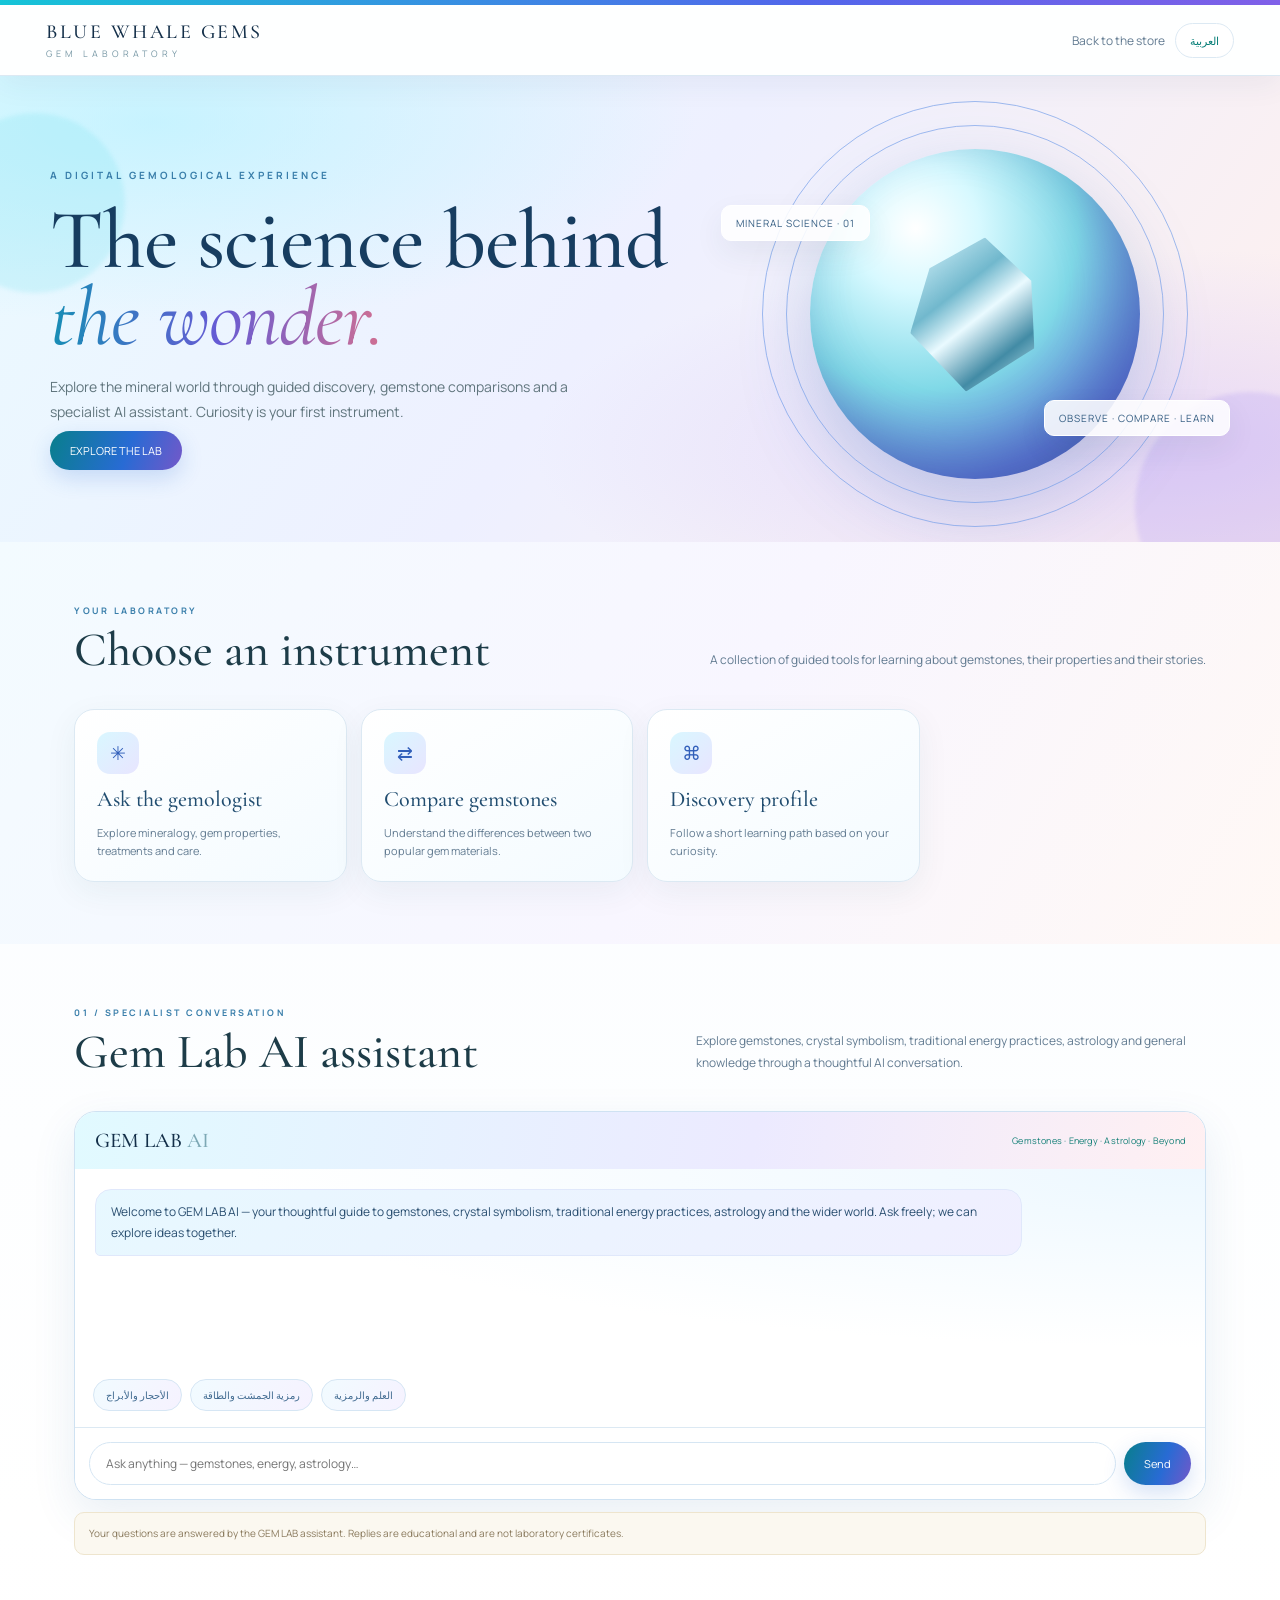
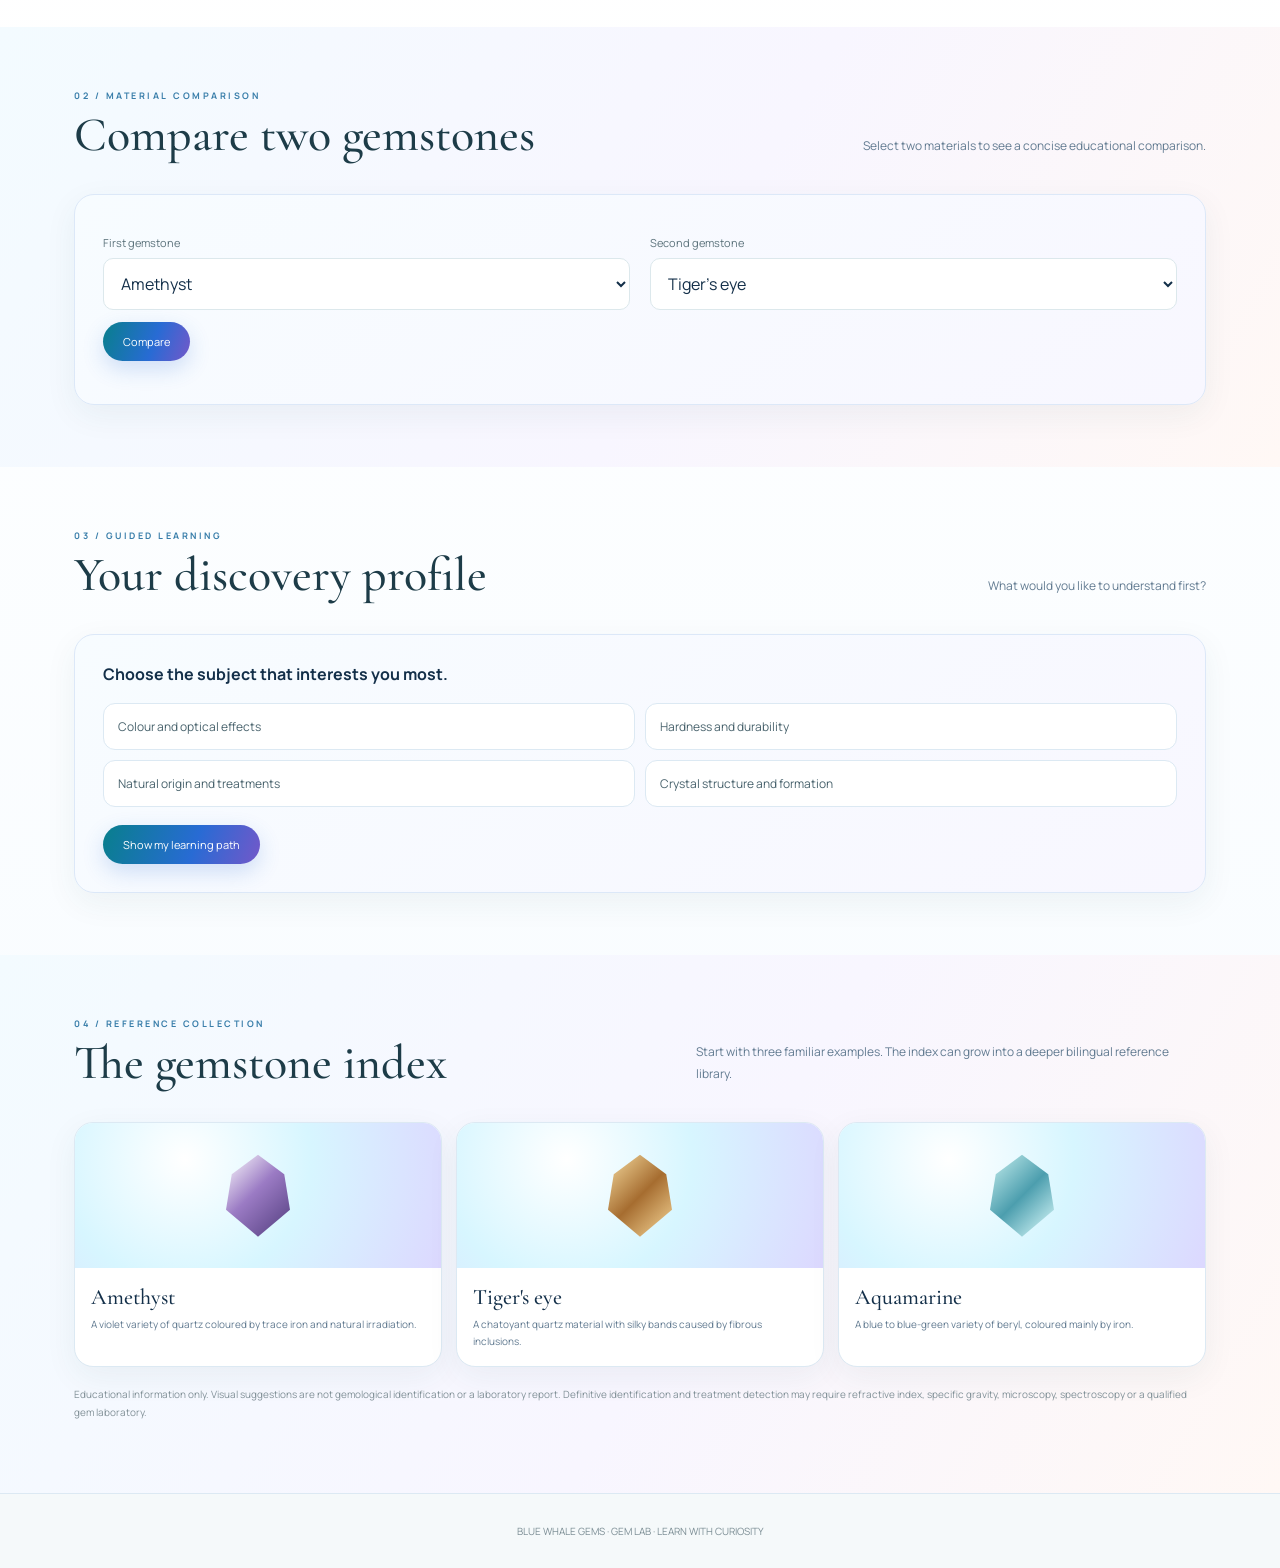
<file: gem-lab.html>
<!DOCTYPE html>
<html lang="en" dir="ltr">
<head>
<meta charset="UTF-8">
<meta name="viewport" content="width=device-width, initial-scale=1">
<meta name="theme-color" content="#eaf7ff">
<meta name="description" content="BLUE WHALE GEMS GEM LAB — a bilingual digital exploration of gemstone science.">
<title>GEM LAB | BLUE WHALE GEMS</title>
<link rel="preconnect" href="https://fonts.googleapis.com">
<link href="https://fonts.googleapis.com/css2?family=Manrope:wght@400;500;600;700&family=Cormorant+Garamond:wght@400;500;600&family=Tajawal:wght@400;500;600;700&display=swap" rel="stylesheet">
<link rel="stylesheet" href="gem-lab.css">
<script>window.GEM_LAB_API_BASE = "https://yellow-heart-cbd0blue-whale-gem-lab.yassinabbes27.workers.dev";</script>
<script src="gem-lab.js?v=20261106-spirit-2" defer></script>
</head>
<body>
<div class="topline"></div>
<header><div class="head">
<a class="brand" href="index.html">BLUE WHALE GEMS<small>GEM LABORATORY</small></a>
<div class="head-actions"><a class="back" href="index.html" data-i18n="back">Back to the store</a><button class="lang" id="langToggle" type="button">العربية</button></div>
</div></header>
<main>
<section class="hero"><div class="hero-inner">
<div><div class="eyebrow" data-i18n="heroEyebrow">A DIGITAL GEMOLOGICAL EXPERIENCE</div>
<h1 data-i18n="heroTitle">The science behind <em>the wonder.</em></h1>
<p data-i18n="heroText">Explore the mineral world through guided discovery, gemstone comparison and a specialist AI assistant. Curiosity is your first instrument.</p>
<a class="primary" href="#instruments" data-i18n="explore">EXPLORE THE LAB</a></div>
<div class="hero-visual" aria-hidden="true"><div class="orb"><div class="orb-gem"></div></div><div class="float-label one">MINERAL SCIENCE · 01</div><div class="float-label two">OBSERVE · COMPARE · LEARN</div></div>
</div></section>
<section class="section" id="instruments"><div class="container">
<div class="section-head"><div><div class="kicker" data-i18n="toolsKicker">YOUR LABORATORY</div><h2 data-i18n="toolsTitle">Choose an instrument</h2></div><p class="section-intro" data-i18n="toolsIntro">A collection of guided tools for learning about gemstones, their properties and their stories.</p></div>
<div class="grid4">
<a class="tool-card" href="#assistant"><div class="tool-icon">✳</div><strong data-i18n="tool2">Ask the gemologist</strong><span data-i18n="tool2d">Explore mineralogy, gem properties, treatments and care.</span></a>
<a class="tool-card" href="#compare"><div class="tool-icon">⇄</div><strong data-i18n="tool3">Compare gemstones</strong><span data-i18n="tool3d">Understand the differences between two popular gem materials.</span></a>
<a class="tool-card" href="#discovery"><div class="tool-icon">⌘</div><strong data-i18n="tool4">Discovery profile</strong><span data-i18n="tool4d">Follow a short learning path based on your curiosity.</span></a>
</div></div></section>
<section class="section" id="assistant"><div class="container">
<div class="section-head"><div><div class="kicker">01 / SPECIALIST CONVERSATION</div><h2 data-i18n="aiTitle">Gem Lab AI assistant</h2></div><p class="section-intro" data-i18n="aiIntro">Ask about mineral structure, hardness, inclusions, optical effects, origin and gemstone care.</p></div>
<div class="chat-shell"><div class="chat-top"><strong>GEM LAB <span style="color:#7da8b5">AI</span></strong><span class="status" data-i18n="pending">Ask me anything about gemstones</span></div><div class="chat-log" id="chatLog" aria-live="polite"><div class="bubble" data-i18n="chatWelcome">Welcome to the Gem Lab. Ask me about gemstone science, properties, identification methods and care.</div></div><div class="quick-prompts"><button type="button" data-prompt-ar="كيف ترتبط الأحجار الكريمة بالأبراج في التقاليد الرمزية؟" data-prompt-en="How are gemstones symbolically associated with zodiac signs?" data-prompt-fr="Comment les pierres précieuses sont-elles associées symboliquement aux signes du zodiaque ?">الأحجار والأبراج</button><button type="button" data-prompt-ar="ما رمزية الجمشت في تقاليد الطاقة والتأمل؟ وما الذي نعرفه علمياً عنه؟" data-prompt-en="What does amethyst symbolize in energy traditions and meditation, and what is scientifically known about it?" data-prompt-fr="Que symbolise l’améthyste dans les traditions énergétiques et la méditation, et que sait-on scientifiquement à son sujet ?">رمزية الجمشت والطاقة</button><button type="button" data-prompt-ar="ما الفرق بين الخصائص العلمية للحجر والمعتقدات الروحانية المرتبطة به؟" data-prompt-en="What is the difference between a gemstone’s scientific properties and spiritual beliefs associated with it?" data-prompt-fr="Quelle est la différence entre les propriétés scientifiques d’une pierre et les croyances spirituelles qui lui sont associées ?">العلم والرمزية</button></div><div class="chat-compose"><input id="chatInput" type="text" data-i18n-placeholder="chatPlaceholder" placeholder="Ask a gemstone question…" maxlength="1200"><button class="primary" id="sendChat" type="button" data-i18n="send">Send</button></div></div>
<p class="notice" style="margin-top:12px" data-i18n="apiNote">Your questions are answered by the GEM LAB assistant. Replies are educational and are not laboratory certificates.</p>
</div></section>
<section class="section" id="compare" style="background:#fbfdfe"><div class="container">
<div class="section-head"><div><div class="kicker">02 / MATERIAL COMPARISON</div><h2 data-i18n="compareTitle">Compare two gemstones</h2></div><p class="section-intro" data-i18n="compareIntro">Select two materials to see a concise educational comparison.</p></div>
<div class="lab-panel"><div class="panel-grid"><div class="field"><label for="gemOne" data-i18n="gemA">First gemstone</label><select id="gemOne"><option value="amethyst">Amethyst</option><option value="tiger">Tiger's eye</option><option value="aqua">Aquamarine</option><option value="rose">Rose quartz</option><option value="turquoise">Turquoise</option></select></div><div class="field"><label for="gemTwo" data-i18n="gemB">Second gemstone</label><select id="gemTwo"><option value="tiger">Tiger's eye</option><option value="amethyst">Amethyst</option><option value="aqua">Aquamarine</option><option value="rose">Rose quartz</option><option value="turquoise">Turquoise</option></select></div></div><button class="primary" id="compareBtn" type="button" data-i18n="compare">Compare</button><div class="compare-result" id="compareResult" hidden></div></div>
</div></section>
<section class="section" id="discovery"><div class="container">
<div class="section-head"><div><div class="kicker">03 / GUIDED LEARNING</div><h2 data-i18n="quizTitle">Your discovery profile</h2></div><p class="section-intro" data-i18n="quizIntro">What would you like to understand first?</p></div>
<div class="lab-panel"><strong data-i18n="quizQ">Choose the subject that interests you most.</strong><div class="quiz-options" style="margin:18px 0"><button type="button" data-quiz="optics" data-i18n="quiz1">Colour and optical effects</button><button type="button" data-quiz="durability" data-i18n="quiz2">Hardness and durability</button><button type="button" data-quiz="origin" data-i18n="quiz3">Natural origin and treatments</button><button type="button" data-quiz="crystal" data-i18n="quiz4">Crystal structure and formation</button></div><button class="primary" id="quizSubmit" type="button" data-i18n="quizNext">Show my learning path</button><div class="result" id="quizResult" role="status"></div></div>
</div></section>
<section class="section" id="index" style="background:#fbfdfe"><div class="container">
<div class="section-head"><div><div class="kicker">04 / REFERENCE COLLECTION</div><h2 data-i18n="explorerTitle">The gemstone index</h2></div><p class="section-intro" data-i18n="explorerIntro">Start with three familiar examples. The index can grow into a deeper bilingual reference library.</p></div>
<div class="gem-list">
<article class="gem"><div class="gem-art"><i></i></div><div class="gem-info"><h3 data-i18n="amethyst">Amethyst</h3><p data-i18n="amethystD">A violet variety of quartz coloured by trace iron and natural irradiation.</p></div></article>
<article class="gem"><div class="gem-art"><i></i></div><div class="gem-info"><h3 data-i18n="tiger">Tiger's eye</h3><p data-i18n="tigerD">A chatoyant quartz material with silky bands caused by fibrous inclusions.</p></div></article>
<article class="gem"><div class="gem-art"><i></i></div><div class="gem-info"><h3 data-i18n="aqua">Aquamarine</h3><p data-i18n="aquaD">A blue to blue-green variety of beryl, coloured mainly by iron.</p></div></article>
</div>
<p class="disclaimer" data-i18n="disclaimer">Educational information only. Visual suggestions are not gemological identification or a laboratory report. Definitive identification and treatment detection may require refractive index, specific gravity, microscopy, spectroscopy or a qualified gem laboratory.</p>
</div></section>
</main>
<footer data-i18n="footer">BLUE WHALE GEMS · GEM LAB · LEARN WITH CURIOSITY</footer>
</body></html>
</file>
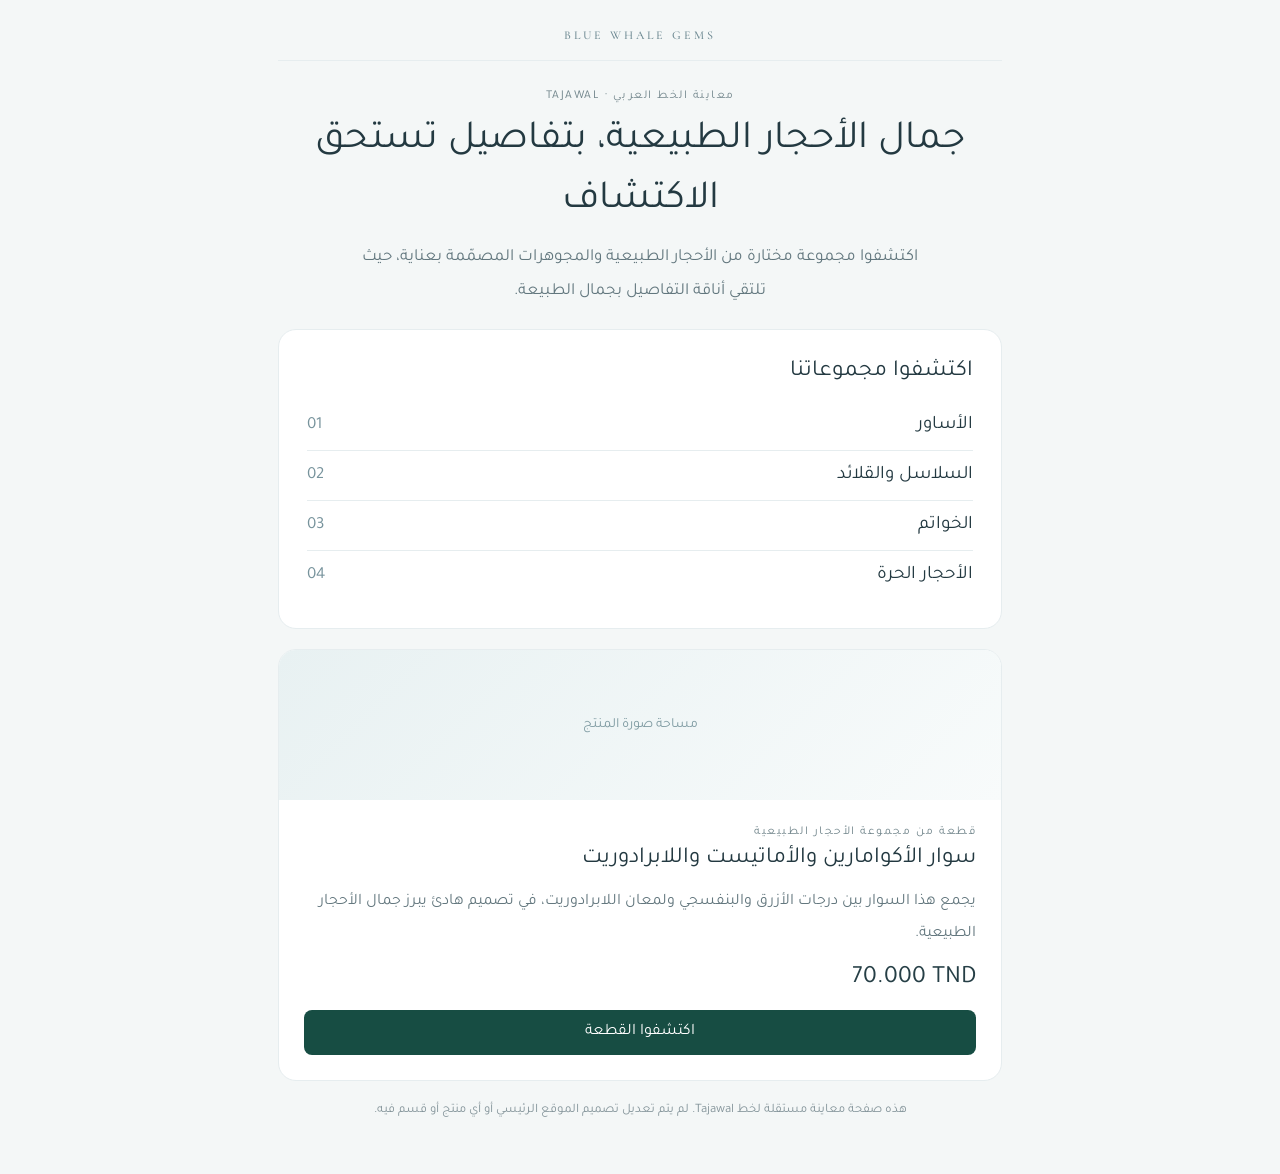
<file: tajawal-preview.html>
<!doctype html>
<html lang="ar" dir="rtl">
<head>
<meta charset="utf-8">
<meta name="viewport" content="width=device-width, initial-scale=1">
<title>BLUE WHALE GEMS — Tajawal Typography Preview</title>
<link rel="preconnect" href="https://fonts.googleapis.com">
<link rel="preconnect" href="https://fonts.gstatic.com" crossorigin>
<link href="https://fonts.googleapis.com/css2?family=Tajawal:wght@300;400;500;600&family=Cormorant+Garamond:wght@400;500&display=swap" rel="stylesheet">
<style>
:root{--ink:#233941;--muted:#71858b;--blue:#dcebef;--line:#e6edef;--green:#174d43;--paper:#fff}
*{box-sizing:border-box}body{margin:0;background:#f4f7f7;color:var(--ink);font-family:'Tajawal',sans-serif;font-weight:400}
.wrap{max-width:760px;margin:0 auto;padding:28px 18px 50px}
.brand{font:500 12px 'Cormorant Garamond',serif;letter-spacing:3px;text-align:center;color:#6d8992}
.topline{height:1px;background:var(--line);margin:18px 0 28px}
.eyebrow{font-size:12px;letter-spacing:1.5px;color:var(--muted);text-align:center}
h1,h2,h3,p{margin:0;font-weight:400}
h1{font-size:34px;line-height:1.5;text-align:center;margin:8px 0 10px}
.intro{font-size:17px;line-height:2;text-align:center;color:#62777e;max-width:590px;margin:0 auto}
.section{background:#fff;border:1px solid var(--line);border-radius:18px;padding:22px;margin-top:20px}
.section-title{font-size:23px;margin-bottom:15px}
.row{display:flex;align-items:center;justify-content:space-between;gap:12px;border-top:1px solid var(--line);padding:13px 0}
.row:first-of-type{border-top:0}
.name{font-size:19px}.num{font-size:17px;color:#77939c;direction:ltr}
.product{background:#fff;border:1px solid var(--line);border-radius:18px;overflow:hidden;margin-top:20px}
.product-art{height:150px;background:linear-gradient(135deg,#e8f1f2,#f8fbfb);display:flex;align-items:center;justify-content:center;color:#7f9ba2;font-size:14px}
.product-body{padding:20px}
.product h2{font-size:23px;line-height:1.7}
.desc{font-size:16px;line-height:2;color:#63777e;margin-top:8px}
.price{font-size:25px;direction:ltr;text-align:right;margin-top:14px;color:#263f46}
.button{display:block;background:var(--green);color:#fff;text-decoration:none;text-align:center;padding:13px;border-radius:8px;margin-top:16px;font-size:16px}
.note{font-size:13px;line-height:1.9;color:#84949a;text-align:center;margin-top:18px}
@media(min-width:600px){h1{font-size:40px}.section{padding:28px}.product-body{padding:25px}}
</style>
</head>
<body>
<main class="wrap">
  <div class="brand">BLUE WHALE GEMS</div>
  <div class="topline"></div>
  <div class="eyebrow">معاينة الخط العربي · TAJAWAL</div>
  <h1>جمال الأحجار الطبيعية، بتفاصيل تستحق الاكتشاف</h1>
  <p class="intro">اكتشفوا مجموعة مختارة من الأحجار الطبيعية والمجوهرات المصمّمة بعناية، حيث تلتقي أناقة التفاصيل بجمال الطبيعة.</p>

  <section class="section">
    <h2 class="section-title">اكتشفوا مجموعاتنا</h2>
    <div class="row"><span class="name">الأساور</span><span class="num">01</span></div>
    <div class="row"><span class="name">السلاسل والقلائد</span><span class="num">02</span></div>
    <div class="row"><span class="name">الخواتم</span><span class="num">03</span></div>
    <div class="row"><span class="name">الأحجار الحرة</span><span class="num">04</span></div>
  </section>

  <article class="product">
    <div class="product-art">مساحة صورة المنتج</div>
    <div class="product-body">
      <div class="eyebrow" style="text-align:right">قطعة من مجموعة الأحجار الطبيعية</div>
      <h2>سوار الأكوامارين والأماتيست واللابرادوريت</h2>
      <p class="desc">يجمع هذا السوار بين درجات الأزرق والبنفسجي ولمعان اللابرادوريت، في تصميم هادئ يبرز جمال الأحجار الطبيعية.</p>
      <div class="price">70.000 TND</div>
      <a class="button" href="#">اكتشفوا القطعة</a>
    </div>
  </article>
  <p class="note">هذه صفحة معاينة مستقلة لخط Tajawal. لم يتم تعديل تصميم الموقع الرئيسي أو أي منتج أو قسم فيه.</p>
</main>
</body>
</html>
</file>
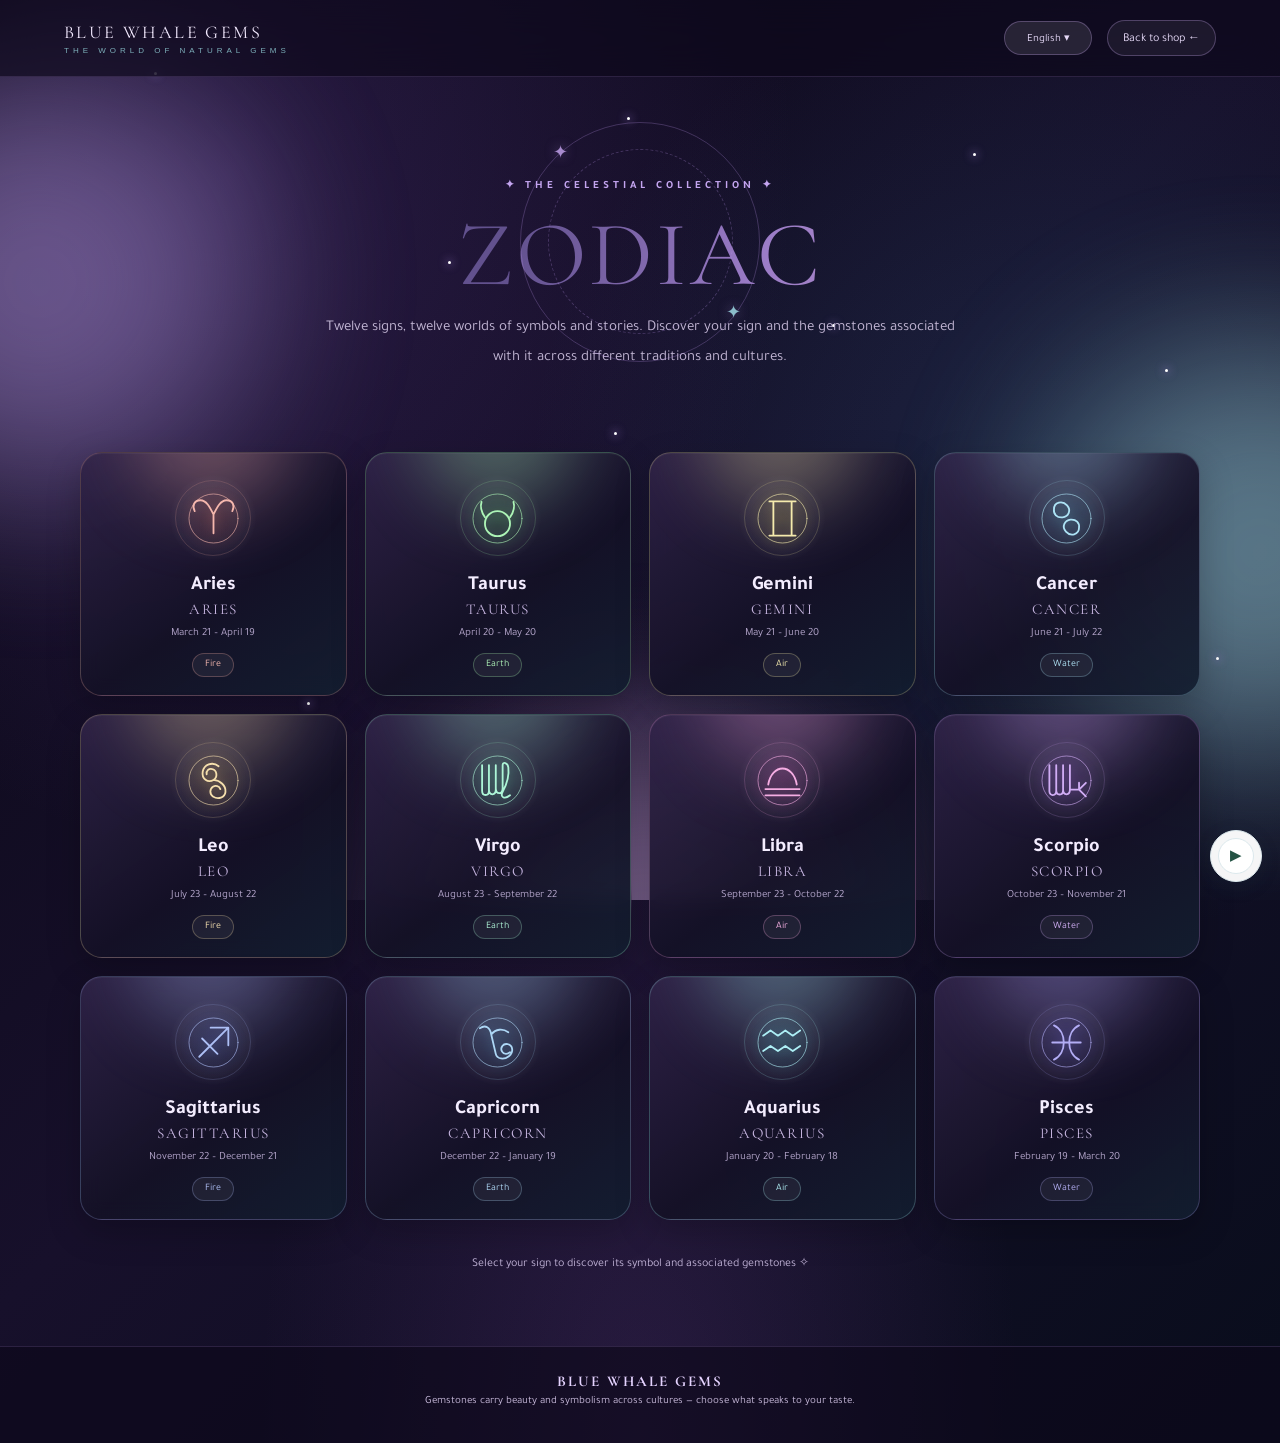
<file: zodiac.html>
<!DOCTYPE html>
<html lang="ar" dir="rtl">
<head>
<meta charset="UTF-8">
<meta name="viewport" content="width=device-width, initial-scale=1">
<meta name="theme-color" content="#f4f0ff">
<meta name="description" content="اكتشف الأبراج الاثني عشر والأحجار المرتبطة بها في BLUE WHALE GEMS.">
<title>ZODIAC | BLUE WHALE GEMS</title>
<link rel="preconnect" href="https://fonts.googleapis.com">
<link href="https://fonts.googleapis.com/css2?family=Tajawal:wght@400;500;600;700;800&family=Cormorant+Garamond:wght@400;500;600&family=Noto+Sans+Symbols+2&display=swap" rel="stylesheet">
<style>
:root{--night:#f5f1ff;--ink:#30284a;--muted:#756b91;--glass:rgba(255,255,255,.72);--line:rgba(132,104,190,.2);--aqua:#9bdde5;--pink:#d8a8ed;--violet:#8b70c7}
*{box-sizing:border-box}
html{scroll-behavior:smooth}
body{margin:0;min-height:100vh;color:var(--ink);font-family:"Tajawal",sans-serif;background:radial-gradient(ellipse at 14% 8%,rgba(194,169,239,.42),transparent 35%),radial-gradient(ellipse at 88% 22%,rgba(172,222,232,.34),transparent 32%),radial-gradient(ellipse at 50% 100%,rgba(225,195,237,.42),transparent 40%),linear-gradient(135deg,#fbfaff 0%,#f1efff 48%,#f8fbff 100%);overflow-x:hidden}
a{color:inherit;text-decoration:none}button{font:inherit}
.sky{position:fixed;inset:0;z-index:-1;overflow:hidden;pointer-events:none}
.star{position:absolute;width:3px;height:3px;border-radius:50%;background:#fff;box-shadow:0 0 9px 2px rgba(151,119,205,.42);animation:twinkle 3s ease-in-out infinite alternate}
.star:nth-child(3n){animation-delay:1.2s}.star:nth-child(4n){animation-delay:2s}
.nebula{position:absolute;width:420px;height:420px;border-radius:50%;filter:blur(70px);opacity:.28;animation:drift 22s ease-in-out infinite alternate}
.nebula.one{background:#b99be9;top:8%;left:-170px}.nebula.two{background:#a4dce5;right:-190px;top:38%;animation-delay:-8s}.nebula.three{background:#d9b1e9;bottom:-250px;left:34%;animation-delay:-12s}
header{position:relative;z-index:5;display:flex;align-items:center;justify-content:space-between;gap:15px;padding:20px clamp(18px,5vw,70px);border-bottom:1px solid rgba(132,104,190,.15);background:rgba(255,255,255,.68);backdrop-filter:blur(18px)}
.language-switcher{position:relative;z-index:30;direction:ltr;margin-left:auto;flex-shrink:0}
.lang{background:rgba(255,255,255,.1);border:1px solid rgba(198,166,238,.3);border-radius:20px;min-width:88px;height:34px;padding:0 10px;display:inline-flex;align-items:center;justify-content:center;white-space:nowrap;color:#e5d8f6;font-size:11px;cursor:pointer}
.language-menu{display:none;position:absolute;right:0;top:calc(100% + 9px);min-width:132px;padding:6px;background:#17102b;border:1px solid rgba(198,166,238,.3);border-radius:9px;box-shadow:0 10px 28px rgba(0,0,0,.3)}
.language-menu.open{display:block}
.language-menu button{display:block;width:100%;padding:10px 12px;text-align:left;background:transparent;border:0;border-radius:5px;color:#e5d8f6;font-size:11px;cursor:pointer}
.language-menu button:hover,.language-menu button[aria-current="true"]{background:rgba(255,255,255,.1);color:#fff}
@media(max-width:560px){header{gap:9px}.language-switcher{margin-left:auto}.lang{min-width:76px;font-size:10px}.back{padding:8px 10px;font-size:10px}}

.brand{font-family:"Cormorant Garamond",serif;font-size:18px;letter-spacing:2.4px;direction:ltr;text-align:left;color:#3d3458}.brand small{display:block;color:#7daeb9;font-family:Arial,sans-serif;font-size:8px;letter-spacing:4px;margin-top:3px}
.back{border:1px solid rgba(132,104,190,.28);padding:9px 15px;border-radius:30px;color:#655484;font-size:12px;background:rgba(255,255,255,.58);transition:.25s}.back:hover{background:#7660a9;color:#fff;transform:translateY(-2px)}
.hero{position:relative;text-align:center;padding:75px 20px 38px;min-height:360px;display:flex;flex-direction:column;align-items:center;justify-content:center}
.eyebrow{color:#8a70b7;font-size:11px;letter-spacing:4px;font-weight:700}
h1{font-family:"Cormorant Garamond",serif;font-size:clamp(48px,9vw,92px);font-weight:400;line-height:.95;letter-spacing:3px;margin:18px 0 14px;background:linear-gradient(100deg,#62518e 8%,#9b7cc7 42%,#b68fc7 72%,#789fac 96%);background-size:200% auto;color:transparent;background-clip:text;animation:shimmer 7s linear infinite}
.hero p{max-width:650px;color:#766d8e;font-size:15px;line-height:2;margin:0 auto}
.orbit{position:absolute;width:240px;height:240px;border:1px solid rgba(151,126,194,.17);border-radius:50%;top:45px;left:calc(50% - 120px);animation:spin 42s linear infinite;pointer-events:none}
.orbit:before,.orbit:after{content:"✦";position:absolute;color:#a88bce;text-shadow:0 0 12px rgba(177,145,220,.5);font-size:18px}.orbit:before{top:18px;left:32px}.orbit:after{bottom:35px;right:18px;color:#8bbdca}
.orbit-inner{position:absolute;width:185px;height:185px;border:1px dashed rgba(151,126,194,.18);border-radius:50%;top:72px;left:calc(50% - 92px);animation:spin 32s linear infinite reverse}
.zodiac-grid{width:min(1120px,calc(100% - 34px));margin:15px auto 90px;display:grid;grid-template-columns:repeat(4,minmax(0,1fr));gap:18px}
.sign{--hue:270;position:relative;isolation:isolate;min-height:225px;padding:22px 18px 18px;border:1px solid hsla(var(--hue),38%,67%,.34);border-radius:22px;overflow:hidden;text-align:center;background:linear-gradient(145deg,hsla(var(--hue),55%,94%,.94),rgba(255,255,255,.88) 58%,rgba(238,244,255,.86));box-shadow:0 10px 30px rgba(92,75,133,.075);backdrop-filter:blur(10px);transition:transform .35s,border-color .35s,box-shadow .35s;cursor:pointer;animation:rise .8s both;animation-delay:calc(var(--i)*65ms)}
.sign:before{content:"";position:absolute;z-index:-1;width:160px;height:160px;border-radius:50%;background:hsla(var(--hue),65%,78%,.32);filter:blur(35px);top:-105px;right:calc(50% - 80px);transition:transform .5s}
.sign:hover,.sign:focus-visible{transform:translateY(-8px);border-color:hsla(var(--hue),48%,58%,.7);box-shadow:0 17px 38px hsla(var(--hue),45%,55%,.16);outline:none}
.sign:hover:before{transform:translateY(90px) scale(1.5)}
.glyph{position:relative;display:grid;place-items:center;width:86px;height:86px;margin:0 auto 13px;border-radius:50%;color:hsl(var(--hue),34%,43%);background:radial-gradient(circle,hsla(var(--hue),48%,92%,.34) 0%,rgba(255,255,255,.12) 58%,transparent 72%);border:0;box-shadow:none;animation:float 5s ease-in-out infinite}.glyph svg{width:57px;height:57px;overflow:visible;filter:drop-shadow(0 2px 5px hsla(var(--hue),48%,66%,.3))}.glyph svg path,.glyph svg circle,.glyph svg line,.glyph svg ellipse{fill:none;stroke:currentColor;stroke-width:3.2;stroke-linecap:round;stroke-linejoin:round}.glyph svg .fine{stroke-width:1.5;opacity:.72}
.glyph:after{content:"";position:absolute;inset:5px;border:1px solid hsla(var(--hue),40%,66%,.23);border-radius:50%;pointer-events:none}
.sign:nth-child(even) .glyph{animation-delay:-2.5s}
.sign h2{margin:0;font-size:20px;font-weight:700;color:#3c3454}.latin{font-family:"Cormorant Garamond",serif;direction:ltr;font-size:15px;letter-spacing:1.5px;color:#8c7ca7;margin-top:2px}
.date{font-size:11px;color:#9389a5;margin-top:9px}.element{display:inline-block;margin-top:13px;padding:5px 12px;border:1px solid hsla(var(--hue),36%,66%,.35);border-radius:20px;color:hsl(var(--hue),30%,47%);background:rgba(255,255,255,.52);font-size:10px}
.hint{text-align:center;color:#9186a7;font-size:12px;margin:-55px auto 75px}
footer{text-align:center;padding:25px 15px 35px;border-top:1px solid rgba(132,104,190,.15);background:rgba(255,255,255,.42);color:#8a809d;font-size:11px}
footer strong{display:block;font-family:"Cormorant Garamond",serif;direction:ltr;letter-spacing:2px;color:#62547e;font-size:15px;margin-bottom:5px}
.modal{position:fixed;inset:0;z-index:20;display:none;place-items:center;padding:18px;background:rgba(48,39,72,.32);backdrop-filter:blur(12px)}
.modal.open{display:grid;animation:fade .25s ease}
.dialog{--hue:270;position:relative;width:min(520px,100%);padding:34px 28px 28px;text-align:center;border-radius:26px;border:1px solid hsla(var(--hue),38%,66%,.45);background:radial-gradient(ellipse at 50% 0,hsla(var(--hue),55%,91%,.9),transparent 65%),linear-gradient(145deg,#fff,#f5f1ff);box-shadow:0 24px 80px rgba(67,53,102,.2);animation:pop .35s cubic-bezier(.2,.8,.2,1)}
.close{position:absolute;left:17px;top:13px;width:34px;height:34px;border:1px solid rgba(132,104,190,.24);border-radius:50%;background:rgba(255,255,255,.7);color:#655484;font-size:20px;cursor:pointer}
.modal-glyph{display:grid;place-items:center;width:112px;height:112px;color:hsl(var(--hue),32%,48%);filter:drop-shadow(0 4px 16px hsla(var(--hue),45%,65%,.35))}.modal-glyph svg{width:100%;height:100%;overflow:visible}.modal-glyph svg path,.modal-glyph svg circle,.modal-glyph svg line,.modal-glyph svg ellipse{fill:none;stroke:currentColor;stroke-width:2.7;stroke-linecap:round;stroke-linejoin:round}.modal-glyph svg .fine{stroke-width:1.25;opacity:.72}
.dialog h2{font-size:28px;margin:5px 0 0;color:#3d3458}.dialog .latin{font-size:19px}.dialog .range{color:#9388a7;font-size:12px;margin:8px 0 20px}
.dialog p{font-size:14px;line-height:2;color:#665d7c;margin:0 0 18px}
.gem-label{color:#8870ae;font-size:11px;letter-spacing:1px}.gems{display:flex;justify-content:center;flex-wrap:wrap;gap:8px;margin-top:10px}
.gems span{padding:8px 13px;border-radius:20px;background:rgba(255,255,255,.78);border:1px solid rgba(132,104,190,.2);color:#62547e;font-size:12px}
.note{font-size:10px!important;color:#9b92a9!important;margin-top:18px!important}
@keyframes twinkle{from{opacity:.22;transform:scale(.6)}to{opacity:.9;transform:scale(1.3)}}
@keyframes drift{from{transform:translate3d(-20px,-10px,0) scale(.9)}to{transform:translate3d(55px,45px,0) scale(1.18)}}
@keyframes spin{to{transform:rotate(360deg)}}
@keyframes shimmer{to{background-position:200% center}}
@keyframes float{0%,100%{transform:translateY(0)}50%{transform:translateY(-6px)}}
@keyframes rise{from{opacity:0;transform:translateY(24px)}to{opacity:1;transform:translateY(0)}}
@keyframes fade{from{opacity:0}to{opacity:1}}
@keyframes pop{from{opacity:0;transform:translateY(15px) scale(.96)}to{opacity:1;transform:translateY(0) scale(1)}}
@media(max-width:850px){.zodiac-grid{grid-template-columns:repeat(3,minmax(0,1fr));gap:13px}.sign{min-height:210px}}
@media(max-width:560px){header{padding:15px 16px}.brand{font-size:15px}.hero{padding:65px 19px 30px;min-height:330px}.hero p{font-size:13px}.orbit{top:30px;width:190px;height:190px;left:calc(50% - 95px)}.orbit-inner{top:52px;width:150px;height:150px;left:calc(50% - 75px)}.zodiac-grid{width:calc(100% - 24px);grid-template-columns:repeat(2,minmax(0,1fr));gap:11px;margin-bottom:75px}.sign{min-height:190px;padding:17px 10px 14px;border-radius:17px}.glyph{width:66px;height:66px;font-size:39px}.sign h2{font-size:18px}.date{font-size:10px}.element{margin-top:10px}.dialog{padding:30px 19px 22px}}
@media(prefers-reduced-motion:reduce){*,*:before,*:after{animation-duration:.01ms!important;animation-iteration-count:1!important;scroll-behavior:auto!important;transition-duration:.01ms!important}}

/* CINEMATIC COSMOS */
:root{--night:#100a20;--ink:#f4ecff;--muted:#c0b1d5;--glass:rgba(31,23,51,.72);--line:rgba(190,156,238,.22)}
body{background:radial-gradient(ellipse at 18% 12%,rgba(111,70,171,.28),transparent 38%),radial-gradient(ellipse at 82% 32%,rgba(44,110,145,.2),transparent 35%),radial-gradient(ellipse at 50% 100%,rgba(115,65,151,.24),transparent 42%),linear-gradient(135deg,#090714,#17102b 48%,#090d1c);color:#f1eaff}
.sky{z-index:0}.nebula{opacity:.48;filter:blur(85px)}
header,footer{background:rgba(13,9,27,.66);color:#c8badb;border-color:rgba(190,156,238,.16)}
.brand{color:#f3eaff}.back{color:#e5d8f6;background:rgba(255,255,255,.06);border-color:rgba(198,166,238,.3)}
.hero p{color:#c3b7d5}.eyebrow{color:#c4a5f0}
.orbit,.orbit-inner{border-color:rgba(193,157,242,.25)}
.sign{background:linear-gradient(145deg,rgba(48,35,72,.9),rgba(20,17,38,.94) 58%,rgba(19,30,48,.92));border-color:hsla(var(--hue),42%,68%,.3);box-shadow:0 12px 34px rgba(0,0,0,.22),inset 0 1px rgba(255,255,255,.045)}
.sign:hover,.sign:focus-visible{transform:translateY(-9px) scale(1.025);border-color:hsla(var(--hue),70%,78%,.8);box-shadow:0 20px 50px hsla(var(--hue),65%,55%,.2),0 0 28px hsla(var(--hue),70%,65%,.12)}
.sign h2{color:#f4edff}.glyph{color:hsl(var(--hue),78%,82%);background:radial-gradient(circle,hsla(var(--hue),58%,62%,.2),rgba(255,255,255,.035) 58%,transparent 72%)}
.latin{color:#c7b6e1}.date{color:#b4a6cb}.element{color:hsl(var(--hue),75%,82%);background:rgba(255,255,255,.055)}.hint{color:#c2b4d8}
footer strong{color:#e5d3ff}
.modal{z-index:30;padding:0;background:rgba(4,3,12,.95);backdrop-filter:blur(18px)}
.modal.open{animation:cosmicFade .55s ease both}
.cinema-scene{--hue:270;position:relative;isolation:isolate;display:flex;flex-direction:column;align-items:center;overflow:hidden;width:100%;height:100%;min-height:100svh;padding:clamp(35px,7vh,72px) 22px 32px;background:radial-gradient(ellipse at 50% 30%,hsla(var(--hue),70%,35%,.28),transparent 36%),radial-gradient(ellipse at 50% 65%,rgba(67,49,105,.18),transparent 55%),linear-gradient(160deg,#080611,#130c25 56%,#070b18);color:#f6edff}
.scene-stars{position:absolute;inset:0;z-index:-1;opacity:.8;background-image:radial-gradient(1px 1px at 12% 18%,#fff 99%,transparent),radial-gradient(2px 2px at 78% 12%,#d9c2ff 99%,transparent),radial-gradient(1px 1px at 88% 42%,#fff 99%,transparent),radial-gradient(2px 2px at 22% 66%,#b9dfff 99%,transparent),radial-gradient(1px 1px at 68% 82%,#fff 99%,transparent);background-size:260px 230px,310px 270px,190px 220px,340px 280px,220px 190px;animation:starDrift 32s linear infinite}
.scene-nebula{position:absolute;z-index:-1;width:min(75vw,680px);height:min(75vw,680px);top:4%;left:50%;transform:translateX(-50%);border-radius:50%;background:conic-gradient(from 20deg,transparent,hsla(var(--hue),75%,65%,.16),transparent,rgba(94,170,220,.14),transparent);filter:blur(28px);animation:nebulaTurn 35s linear infinite}
.scene-orbit{position:absolute;left:50%;top:clamp(145px,25vh,220px);border:1px solid hsla(var(--hue),65%,78%,.23);border-radius:50%;transform:translate(-50%,-50%);pointer-events:none}
.scene-orbit i{position:absolute;top:50%;left:-6px;width:12px;height:12px;border-radius:50%;background:radial-gradient(circle at 35% 30%,#fff,#d6aaff 42%,#7953b5 75%);box-shadow:0 0 22px 5px hsla(var(--hue),85%,72%,.6)}
.orbit-a{width:min(82vw,570px);height:min(82vw,570px);animation:planetOrbit 22s linear infinite}
.orbit-b{width:min(65vw,440px);height:min(65vw,440px);animation:planetOrbit 15s linear infinite reverse;border-color:rgba(139,211,235,.2)}
.orbit-b i{background:radial-gradient(circle at 35% 30%,#fff,#9be3ed 45%,#397b9b);box-shadow:0 0 22px 5px rgba(105,211,232,.5);left:auto;right:-5px}
.orbit-c{width:min(49vw,330px);height:min(49vw,330px);animation:planetOrbit 11s linear infinite;border-style:dashed;border-color:rgba(214,178,255,.16)}
.orbit-c i{width:7px;height:7px;left:50%;top:-4px;background:#e7c8ff;box-shadow:0 0 16px 4px rgba(206,163,255,.7)}
.scene-planet{position:absolute;top:clamp(145px,25vh,220px);left:50%;width:clamp(115px,22vw,180px);height:clamp(115px,22vw,180px);transform:translate(-50%,-50%);border-radius:50%;background:radial-gradient(circle at 32% 27%,#f4e8ff 0%,hsla(var(--hue),70%,76%,.95) 8%,hsla(var(--hue),65%,45%,.95) 34%,#20132f 72%,#090713 100%);box-shadow:inset -20px -18px 34px rgba(0,0,0,.7),0 0 45px hsla(var(--hue),80%,70%,.38),0 0 110px hsla(var(--hue),75%,55%,.2);animation:planetBreath 5s ease-in-out infinite}
.scene-planet:after{content:"";position:absolute;inset:-13%;border:1px solid hsla(var(--hue),70%,82%,.36);border-radius:50%;transform:rotate(-22deg) scaleY(.32)}
.scene-core{position:absolute;top:clamp(145px,25vh,220px);left:50%;width:clamp(108px,20vw,166px);height:clamp(108px,20vw,166px);transform:translate(-50%,-50%);display:grid;place-items:center;border-radius:50%;animation:signArrival 1.25s cubic-bezier(.16,.8,.2,1) both}
.modal-glyph{width:clamp(82px,15vw,126px);height:clamp(82px,15vw,126px);color:#fff5ff;filter:drop-shadow(0 0 12px #fff) drop-shadow(0 0 30px hsla(var(--hue),100%,82%,.95)) drop-shadow(0 0 70px hsla(var(--hue),90%,65%,.7))}.modal-glyph svg{width:100%;height:100%}
.scene-copy{position:relative;z-index:2;width:min(620px,100%);margin-top:clamp(285px,47vh,390px);text-align:center;animation:copyArrival 1s .25s both}
.scene-kicker{font-size:9px;letter-spacing:3.5px;color:#c7a8ee}
.scene-copy h2{font-size:clamp(32px,6vw,48px);font-weight:600;color:#fff0ff;margin:9px 0 0;text-shadow:0 0 24px hsla(var(--hue),80%,75%,.4)}
.scene-copy .latin{font-size:18px;color:#cbb7e8}.scene-copy .range{color:#b5a5cb;font-size:12px;margin:8px 0 15px}
.scene-copy p{font-size:14px;line-height:2;color:#ddd1eb;margin:0 auto 15px;max-width:560px}
.scene-copy .gem-label{color:#d4b6f4}.scene-copy .gems span{background:rgba(255,255,255,.08);border-color:rgba(220,190,255,.25);color:#f2e5ff}.scene-copy .note{color:#a99bbd!important}
.cinema-scene .close{position:fixed;z-index:5;top:18px;left:18px;width:42px;height:42px;border-color:rgba(226,202,255,.32);background:rgba(255,255,255,.08);color:#fff;font-size:24px}
@keyframes planetOrbit{to{transform:translate(-50%,-50%) rotate(360deg)}}
@keyframes planetBreath{0%,100%{filter:brightness(.92)}50%{filter:brightness(1.22)}}
@keyframes signArrival{0%{opacity:0;transform:translate(-50%,-50%) scale(.12) rotate(-35deg);filter:blur(16px)}65%{opacity:1;transform:translate(-50%,-50%) scale(1.14) rotate(5deg);filter:blur(0)}100%{transform:translate(-50%,-50%) scale(1) rotate(0)}}
@keyframes copyArrival{from{opacity:0;transform:translateY(35px);filter:blur(8px)}to{opacity:1;transform:translateY(0);filter:blur(0)}}
@keyframes cosmicFade{from{opacity:0}to{opacity:1}}
@keyframes starDrift{to{background-position:260px 230px,-310px 270px,190px -220px,-340px 280px,220px -190px}}
@keyframes nebulaTurn{to{transform:translateX(-50%) rotate(360deg)}}
@media(max-width:560px){.scene-copy{margin-top:clamp(270px,45vh,340px)}.scene-copy p{font-size:13px}.scene-orbit,.scene-planet,.scene-core{top:clamp(130px,22vh,185px)}}
@media(prefers-reduced-motion:reduce){.scene-stars,.scene-nebula,.scene-orbit,.scene-planet,.scene-core,.scene-copy{animation:none!important}}
.cinema-scene{overflow-x:hidden;overflow-y:auto;scrollbar-width:thin;scrollbar-color:rgba(207,174,244,.35) transparent}.scene-copy{padding-bottom:38px}.scene-meta{display:grid;grid-template-columns:repeat(2,minmax(0,1fr));gap:10px;margin:18px auto 20px;max-width:520px}.scene-meta>div{padding:12px 10px;border:1px solid rgba(220,190,255,.2);border-radius:12px;background:rgba(255,255,255,.055)}.scene-meta small{display:block;color:#b9a6d2;font-size:10px;margin-bottom:6px}.scene-meta strong{display:block;color:#f4e9ff;font-size:13px;font-weight:600}.related-section{margin:18px auto 0;max-width:620px}.related-products{display:grid;grid-template-columns:repeat(2,minmax(0,1fr));gap:11px;margin-top:12px;text-align:right}.related-product{display:grid;grid-template-columns:76px minmax(0,1fr);gap:10px;align-items:center;min-width:0;padding:9px;border:1px solid rgba(220,190,255,.2);border-radius:12px;background:rgba(255,255,255,.065);transition:background .2s,border-color .2s,transform .2s}.related-product:hover{background:rgba(255,255,255,.12);border-color:hsla(var(--hue),70%,80%,.55);transform:translateY(-2px)}.related-product img{width:76px;height:76px;object-fit:contain;border-radius:8px;background:rgba(255,255,255,.96)}.related-product strong{display:block;color:#f5eaff;font-size:11px;line-height:1.6;font-weight:600}.related-product small{display:block;color:#d4bce9;font-size:11px;margin-top:5px}.related-loading,.related-empty{grid-column:1/-1;color:#c6b5da;font-size:11px;text-align:center;padding:13px}.related-more{grid-column:1/-1;text-align:center;color:#d8c2f0;font-size:10px;padding:7px}.scene-copy .note{margin-top:22px!important}
@media(max-width:560px){.scene-meta{gap:7px}.scene-meta>div{padding:10px 7px}.related-products{grid-template-columns:1fr}.related-product{grid-template-columns:70px minmax(0,1fr)}.related-product img{width:70px;height:70px}.scene-copy{padding-bottom:28px}}

/* SCROLL PERFORMANCE FIX: keep the cinematic view, remove costly motion while reading */
.modal{backdrop-filter:none;-webkit-backdrop-filter:none}
.cinema-scene{
  height:100%;
  min-height:100svh;
  overflow-x:hidden;
  overflow-y:auto;
  -webkit-overflow-scrolling:touch;
  overscroll-behavior-y:contain;
  touch-action:pan-y;
  scroll-behavior:auto;
  scrollbar-gutter:stable;
}
.scene-stars,.scene-nebula,.scene-orbit,.scene-planet,.scene-core,.scene-copy{
  animation:none!important;
}
/* Restore the zodiac symbol's cinematic entrance and subtle floating motion */
.scene-core{animation:signArrival 1.25s cubic-bezier(.16,.8,.2,1) both!important}
.modal-glyph{animation:glyphFloat 4.2s ease-in-out 1.25s infinite}
@keyframes glyphFloat{
  0%,100%{transform:translateY(0) scale(1)}
  50%{transform:translateY(-7px) scale(1.035)}
}
.scene-nebula{filter:none;opacity:.7}
.scene-planet{filter:none;box-shadow:inset -14px -12px 24px rgba(0,0,0,.58),0 0 28px hsla(var(--hue),80%,70%,.28)}
.scene-core{filter:none}
.modal-glyph{filter:drop-shadow(0 0 8px hsla(var(--hue),100%,82%,.65))}
@media(max-width:700px){
  .cinema-scene{height:100dvh;min-height:100dvh;padding-top:54px}
  .scene-nebula{width:82vw;height:82vw}
  .scene-copy{margin-top:clamp(270px,43vh,340px);padding-bottom:34px}
  .scene-copy p{line-height:1.85}
  .related-product,.related-product:hover{transform:none}
}
@media(prefers-reduced-motion:reduce){
  .modal.open,.cinema-scene *{animation:none!important;transition:none!important}
}

</style>
</head>
<body>
<div class="sky" aria-hidden="true">
<div class="nebula one"></div><div class="nebula two"></div><div class="nebula three"></div>
<div class="star" style="top:8%;left:12%"></div><div class="star" style="top:17%;left:76%"></div><div class="star" style="top:29%;left:35%"></div><div class="star" style="top:41%;left:91%"></div><div class="star" style="top:54%;left:8%"></div><div class="star" style="top:67%;left:62%"></div><div class="star" style="top:78%;left:24%"></div><div class="star" style="top:88%;left:84%"></div><div class="star" style="top:13%;left:49%"></div><div class="star" style="top:36%;left:65%"></div><div class="star" style="top:73%;left:95%"></div><div class="star" style="top:92%;left:43%"></div><div class="star" style="top:48%;left:48%"></div><div class="star" style="top:4%;left:91%"></div><div class="star" style="top:60%;left:79%"></div>
</div>
<header><a class="brand" href="index.html">BLUE WHALE GEMS<small>THE WORLD OF NATURAL GEMS</small></a>
<div class="language-switcher">
 <button class="lang" id="languageButton" type="button" onclick="toggleLanguageMenu()" aria-expanded="false" aria-haspopup="true">English ▾</button>
 <div class="language-menu" id="languageMenu">
  <button type="button" onclick="chooseLanguage('en')">English</button>
  <button type="button" onclick="chooseLanguage('fr')">Français</button>
  <button type="button" onclick="chooseLanguage('ar')">العربية</button>
 </div>
</div>
<a class="back" id="backToShop" href="index.html">Back to shop ←</a></header>
<main>
<section class="hero">
<div class="orbit"></div><div class="orbit-inner"></div>
<div class="eyebrow">✦ THE CELESTIAL COLLECTION ✦</div>
<h1>ZODIAC</h1>
<p id="heroIntro">اثنا عشر برجاً، اثنا عشر عالماً من الرموز والحكايات. اكتشف برجك، وتعرّف على الأحجار التي ارتبطت به عبر تقاليد وثقافات مختلفة.</p>
</section>
<section class="zodiac-grid" id="zodiacGrid" aria-label="الأبراج الاثنا عشر"></section>
<p class="hint" id="pageHint">اضغط على برجك لاكتشاف رمزه وأحجاره المرتبطة به ✧</p>
</main>
<footer><strong>BLUE WHALE GEMS</strong><span id="footerLine">الأحجار تحمل جمالاً ورموزاً تتناقلها الثقافات — اختر ما يلامس ذوقك.</span></footer>
<div class="modal" id="modal" role="dialog" aria-modal="true" aria-labelledby="modalTitle">
<div class="cinema-scene" id="dialog">
 <div class="scene-stars"></div><div class="scene-nebula"></div>
 <div class="scene-orbit orbit-a"><i></i></div><div class="scene-orbit orbit-b"><i></i></div><div class="scene-orbit orbit-c"><i></i></div>
 <div class="scene-planet"></div><div class="scene-core"><span class="modal-glyph" id="modalGlyph"></span></div>
 <button class="close" id="closeModal" aria-label="Close">×</button>
 <div class="scene-copy"><div class="scene-kicker" id="sceneKicker">CELESTIAL SIGN · BLUE WHALE GEMS</div><h2 id="modalTitle"></h2><div class="latin" id="modalLatin"></div><div class="range" id="modalRange"></div><p id="modalDescription"></p><div class="gem-label" id="gemLabel">أحجار ترتبط بهذا البرج في بعض التقاليد</div><div class="gems" id="modalGems"></div><div class="scene-meta"><div><small id="planetLabel">الكوكب الحاكم في التقاليد الفلكية</small><strong id="modalPlanet"></strong></div><div><small id="qualitiesLabel">ملامح رمزية</small><strong id="modalQualities"></strong></div></div><section class="related-section"><div class="gem-label" id="relatedLabel">قطع من BLUE WHALE GEMS مرتبطة بأحجار هذا البرج</div><div class="related-products" id="modalProducts"><span class="related-loading" id="relatedLoading">جارٍ العثور على القطع المتوفرة...</span></div></section><p class="note" id="symbolicNote">هذه الروابط رمزية وتراثية وتختلف باختلاف المصادر؛ لا تمثل حقائق علمية أو وعوداً بتأثيرات محددة.</p></div>
</div>
</div>
<script>
const signs=[
{ar:"الحمل",en:"ARIES",glyph:"♈",date:"21 مارس – 19 أبريل",element:"النار",hue:8,gem:["العقيق الأحمر (كارنيليان)","اليشب الأحمر","حجر الدم","الغارنت","الهيماتيت","عين النمر","السيترين"],desc:"يرتبط الحمل في التقاليد الفلكية بالبدايات والاندفاع والشجاعة. وتُذكر معه أحجار حمراء وأحجار ذات حضور قوي."},
{ar:"الثور",en:"TAURUS",glyph:"♉",date:"20 أبريل – 20 مايو",element:"الأرض",hue:128,gem:["الزمرد","الكوارتز الوردي","الأفنتورين الأخضر","العقيق الطحلبي","المالاكيت","الرودونيت","عين النمر"],desc:"يُصوَّر الثور رمزاً للثبات وحب الجمال والانسجام مع الطبيعة. وترتبط به في بعض القوائم أحجار خضراء ووردية."},
{ar:"الجوزاء",en:"GEMINI",glyph:"♊",date:"21 مايو – 20 يونيو",element:"الهواء",hue:52,gem:["العقيق","السيترين","عين النمر","الفلوريت","السوداليت","الكوارتز الشفاف","العقيق الأزرق المخطط"],desc:"يرمز الجوزاء إلى الفضول والتواصل وتعدد الاهتمامات. وتظهر معه أحجار متنوعة الألوان في تقاليد الأحجار المرتبطة بالأبراج."},
{ar:"السرطان",en:"CANCER",glyph:"♋",date:"21 يونيو – 22 يوليو",element:"الماء",hue:195,gem:["حجر القمر","الكوارتز الوردي","السيلينيت","الكالسيدوني","الأمازونيت","اللابرادوريت","الكهرمان"],desc:"يرتبط السرطان في الرموز الفلكية بالبيت والذاكرة والحدس. وتنسجم معه رمزياً الأحجار ذات اللمعان اللؤلؤي والدرجات الهادئة."},
{ar:"الأسد",en:"LEO",glyph:"♌",date:"23 يوليو – 22 أغسطس",element:"النار",hue:42,gem:["العقيق الأحمر (كارنيليان)","حجر الشمس","عين النمر","الكهرمان","السيترين","اليشب الأحمر","البيريت"],desc:"يحمل الأسد رمزية الإشراق والحضور والإبداع. لذلك تُربط به أحياناً الأحجار الذهبية والدافئة مثل عين النمر وحجر الشمس."},
{ar:"العذراء",en:"VIRGO",glyph:"♍",date:"23 أغسطس – 22 سبتمبر",element:"الأرض",hue:155,gem:["العقيق الطحلبي","الأمازونيت","العقيق الأحمر (كارنيليان)","الفلوريت","الكوارتز الدخاني","الزبرجد","الأفنتورين الأخضر"],desc:"ترتبط العذراء في التقاليد بالتأمل والدقة والنظام. وتُذكر معها أحجار طبيعية بألوان ترابية أو زرقاء هادئة."},
{ar:"الميزان",en:"LIBRA",glyph:"♎",date:"23 سبتمبر – 22 أكتوبر",element:"الهواء",hue:315,gem:["الكوارتز الوردي","اللازورد","اليشم","الرودونيت","الأمازونيت","الأفنتورين الأخضر","الجمشت"],desc:"يرمز الميزان إلى التوازن والذوق والجمال والعلاقات. وتظهر معه أحجار وردية وزرقاء في بعض قوائم الأبراج."},
{ar:"العقرب",en:"SCORPIO",glyph:"♏",date:"23 أكتوبر – 21 نوفمبر",element:"الماء",hue:270,gem:["السبج","المالاكيت","الغارنت","اللابرادوريت","الكوارتز الدخاني","اليشب الأحمر","الجمشت"],desc:"يحمل العقرب رمزية العمق والتحول والغموض. وترتبط به في بعض التقاليد أحجار ذات ألوان غنية وحضور بصري قوي."},
{ar:"القوس",en:"SAGITTARIUS",glyph:"♐",date:"22 نوفمبر – 21 ديسمبر",element:"النار",hue:225,gem:["الفيروز","الجمشت","السوداليت","اللازورد","اللابرادوريت","السيترين","الأباتيت الأزرق"],desc:"يرمز القوس إلى الاستكشاف والانفتاح وحب المعرفة. وتُذكر معه أحجار الفيروز والبنفسج في قوائم تقليدية متعددة."},
{ar:"الجدي",en:"CAPRICORN",glyph:"♑",date:"22 ديسمبر – 19 يناير",element:"الأرض",hue:205,gem:["الأونيكس","الغارنت","الكوارتز الدخاني","عين النمر","الهيماتيت","المالاكيت","التورمالين الأسود"],desc:"يرتبط الجدي رمزياً بالطموح والصبر والبناء المتدرج. وتناسب صورته التقليدية الأحجار الداكنة والترابية."},
{ar:"الدلو",en:"AQUARIUS",glyph:"♒",date:"20 يناير – 18 فبراير",element:"الهواء",hue:185,gem:["الجمشت","اللابرادوريت","الفلوريت","الأكوامارين","السوداليت","الأمازونيت","الكوارتز الشفاف"],desc:"يرمز الدلو إلى الاستقلال والأفكار الجديدة والخيال. وتظهر معه أحجار بنفسجية وزرقاء في بعض تقاليد الأبراج."},
{ar:"الحوت",en:"PISCES",glyph:"♓",date:"19 فبراير – 20 مارس",element:"الماء",hue:245,gem:["الجمشت","الأكوامارين","حجر القمر","اللابرادوريت","العقيق الأزرق المخطط","الفلوريت","الكوارتز الوردي"],desc:"يرتبط الحوت في الرموز الفلكية بالخيال والحساسية والعالم الداخلي. وتنسجم معه رمزياً الأحجار البحرية والبنفسجية."}
];
const signDetails={
ARIES:{planet:"المريخ",qualities:"المبادرة · الشجاعة · الحماس",keywords:["Red Carnelian","Red Jasper"]},
TAURUS:{planet:"الزهرة",qualities:"الثبات · الذوق · حب الجمال",keywords:["Rose Quartz","Moss Quartz","Green Aventurine"]},
GEMINI:{planet:"عطارد",qualities:"الفضول · التواصل · المرونة",keywords:["Citrine","Agate"]},
CANCER:{planet:"القمر",qualities:"الرعاية · الذاكرة · الحساسية",keywords:["Pearl","Natural Pearl"]},
LEO:{planet:"الشمس",qualities:"الإشراق · الإبداع · الحضور",keywords:["Tiger's Eye","Amber"]},
VIRGO:{planet:"عطارد",qualities:"الدقة · التنظيم · التأمل",keywords:["Red Jasper","Lapis Lazuli"]},
LIBRA:{planet:"الزهرة",qualities:"التوازن · الانسجام · الجمال",keywords:["Rose Quartz","Lapis Lazuli","Tourmaline"]},
SCORPIO:{planet:"بلوتو (والمريخ تقليدياً)",qualities:"العمق · التحوّل · القوة الداخلية",keywords:["Red Carnelian","Obsidian","Agate"]},
SAGITTARIUS:{planet:"المشتري",qualities:"الاستكشاف · التفاؤل · المعرفة",keywords:["Amethyst","Turquoise"]},
CAPRICORN:{planet:"زحل",qualities:"الصبر · الانضباط · الطموح",keywords:["Pyrite","Obsidian"]},
AQUARIUS:{planet:"أورانوس (وزحل تقليدياً)",qualities:"الاستقلال · الابتكار · الأصالة",keywords:["Aquamarine","Amethyst"]},
PISCES:{planet:"نبتون (والمشتري تقليدياً)",qualities:"الخيال · التعاطف · الحسّ الفني",keywords:["Aquamarine","Amethyst"]}
};
const zodiacPaths={
ARIES:'<path d="M50 76V43 C44 31 38 18 27 18 C16 18 12 28 17 37 M50 43 C56 31 62 18 73 18 C84 18 88 28 83 37"/>',
TAURUS:'<circle cx="50" cy="59" r="22"/><path d="M28 48 C22 39 19 30 22 21 M72 48 C78 39 81 30 78 21"/>',
GEMINI:'<path d="M27 20 H73 M27 80 H73 M34 20 V80 M66 20 V80"/>',
CANCER:'<path d="M28 34 C28 21 43 18 51 27 C59 36 53 47 43 48 C33 49 27 42 28 34 Z M72 66 C72 79 57 82 49 73 C41 64 47 53 57 52 C67 51 73 58 72 66 Z"/>',
LEO:'<path d="M59 25 C48 16 33 22 31 35 C29 47 40 55 50 49 C58 44 56 32 48 30 C42 28 37 33 38 39 M50 49 C62 50 72 59 71 70 C70 80 58 84 49 78 C43 74 43 65 49 61 C54 58 60 60 62 65"/>',
VIRGO:'<path d="M23 23 V68 C23 78 35 78 35 68 V23 M35 23 V66 C35 77 47 77 47 66 V23 M47 23 V63 C47 75 59 75 59 63 V23 C59 17 68 18 69 27 C71 43 65 59 59 70 C54 79 62 84 72 76"/>',
LIBRA:'<path d="M20 65 H80 M25 57 C28 39 39 29 50 29 C61 29 72 39 75 57 M20 76 H80"/>',
SCORPIO:'<path d="M20 23 V69 C20 78 32 78 32 68 V23 M32 23 V67 C32 77 44 77 44 67 V23 M44 23 V66 C44 77 56 77 56 66 V23 M56 66 H72 V54 M72 66 L84 54 M72 66 L84 78"/>',
SAGITTARIUS:'<path d="M25 75 L76 24 M45 24 H76 V55 M30 43 L57 70"/>',
CAPRICORN:'<path d="M19 25 C29 18 37 24 39 36 L47 70 C49 79 61 81 70 74 C79 67 77 55 68 53 C60 51 54 59 58 66 C61 71 68 71 72 67 M39 36 C47 26 59 25 69 32"/>',
AQUARIUS:'<path d="M16 38 L29 29 L42 38 L55 29 L68 38 L81 29 M16 65 L29 56 L42 65 L55 56 L68 65 L81 56"/>',
PISCES:'<path d="M28 20 C51 31 51 69 28 80 M72 20 C49 31 49 69 72 80 M25 50 H75"/>'
};
function zodiacMark(sign){return '<svg viewBox="0 0 100 100" role="img" aria-label="'+sign.en+' zodiac symbol" xmlns="http://www.w3.org/2000/svg"><circle class="fine" cx="50" cy="50" r="43"/>'+zodiacPaths[sign.en]+'</svg>';}
const grid=document.getElementById("zodiacGrid");
let currentLanguage=localStorage.getItem("bwg-language")||"en";
const translations={
en:{
 Aries:{name:"Aries",date:"March 21 – April 19",element:"Fire",desc:"In astrological traditions, Aries is associated with beginnings, drive and courage. Red stones and gems with a strong visual presence are often linked to this sign.",planet:"Mars",qualities:"Initiative · Courage · Enthusiasm"},
 Taurus:{name:"Taurus",date:"April 20 – May 20",element:"Earth",desc:"Taurus symbolizes stability, an appreciation of beauty and harmony with nature. Green and pink gemstones are often associated with this sign.",planet:"Venus",qualities:"Stability · Taste · Beauty"},
 Gemini:{name:"Gemini",date:"May 21 – June 20",element:"Air",desc:"Gemini represents curiosity, communication and many-sided interests. A varied range of colourful stones appears in traditional zodiac gemstone lists.",planet:"Mercury",qualities:"Curiosity · Communication · Flexibility"},
 Cancer:{name:"Cancer",date:"June 21 – July 22",element:"Water",desc:"Cancer is symbolically linked with home, memory and intuition. Pearly lustre and gentle colours are often considered fitting associations.",planet:"The Moon",qualities:"Care · Memory · Sensitivity"},
 Leo:{name:"Leo",date:"July 23 – August 22",element:"Fire",desc:"Leo carries symbolism of radiance, presence and creativity. Warm-toned stones such as tiger’s eye and sunstone are sometimes associated with it.",planet:"The Sun",qualities:"Radiance · Creativity · Presence"},
 Virgo:{name:"Virgo",date:"August 23 – September 22",element:"Earth",desc:"Virgo is traditionally associated with reflection, precision and order. Natural stones in earthy or calm blue shades often appear in its gemstone lists.",planet:"Mercury",qualities:"Precision · Order · Reflection"},
 Libra:{name:"Libra",date:"September 23 – October 22",element:"Air",desc:"Libra symbolizes balance, good taste, beauty and relationships. Pink and blue gemstones are found in some traditional lists for this sign.",planet:"Venus",qualities:"Balance · Harmony · Beauty"},
 Scorpio:{name:"Scorpio",date:"October 23 – November 21",element:"Water",desc:"Scorpio carries symbolism of depth, transformation and mystery. Richly coloured stones with a distinctive presence are linked to it in some traditions.",planet:"Pluto (traditionally Mars)",qualities:"Depth · Transformation · Inner strength"},
 Sagittarius:{name:"Sagittarius",date:"November 22 – December 21",element:"Fire",desc:"Sagittarius represents exploration, openness and the pursuit of knowledge. Turquoise and violet gemstones appear in several traditional lists.",planet:"Jupiter",qualities:"Exploration · Optimism · Knowledge"},
 Capricorn:{name:"Capricorn",date:"December 22 – January 19",element:"Earth",desc:"Capricorn is symbolically associated with ambition, patience and steady progress. Dark and earthy stones suit its traditional imagery.",planet:"Saturn",qualities:"Patience · Discipline · Ambition"},
 Aquarius:{name:"Aquarius",date:"January 20 – February 18",element:"Air",desc:"Aquarius symbolizes independence, new ideas and imagination. Violet and blue gemstones are often included in traditional associations.",planet:"Uranus (traditionally Saturn)",qualities:"Independence · Innovation · Originality"},
 Pisces:{name:"Pisces",date:"February 19 – March 20",element:"Water",desc:"Pisces is linked symbolically with imagination, sensitivity and the inner world. Sea-coloured and violet stones are often associated with it.",planet:"Neptune (traditionally Jupiter)",qualities:"Imagination · Empathy · Artistic sense"}
},
fr:{
 Aries:{name:"Bélier",date:"21 mars – 19 avril",element:"Feu",desc:"Dans les traditions astrologiques, le Bélier est associé aux commencements, à l’élan et au courage. Les pierres rouges et celles au caractère affirmé lui sont souvent associées.",planet:"Mars",qualities:"Initiative · Courage · Enthousiasme"},
 Taurus:{name:"Taureau",date:"20 avril – 20 mai",element:"Terre",desc:"Le Taureau symbolise la stabilité, le goût de la beauté et l’harmonie avec la nature. Les pierres vertes et roses lui sont souvent associées.",planet:"Vénus",qualities:"Stabilité · Goût · Beauté"},
 Gemini:{name:"Gémeaux",date:"21 mai – 20 juin",element:"Air",desc:"Les Gémeaux représentent la curiosité, la communication et la diversité des intérêts. Des pierres aux couleurs variées figurent dans les listes zodiacales traditionnelles.",planet:"Mercure",qualities:"Curiosité · Communication · Souplesse"},
 Cancer:{name:"Cancer",date:"21 juin – 22 juillet",element:"Eau",desc:"Le Cancer est symboliquement lié au foyer, à la mémoire et à l’intuition. Les pierres aux reflets nacrés et aux teintes douces lui sont souvent associées.",planet:"La Lune",qualities:"Attention · Mémoire · Sensibilité"},
 Leo:{name:"Lion",date:"23 juillet – 22 août",element:"Feu",desc:"Le Lion porte une symbolique d’éclat, de présence et de créativité. Les pierres aux tons chauds, comme l’œil-de-tigre et la pierre de soleil, lui sont parfois associées.",planet:"Le Soleil",qualities:"Éclat · Créativité · Présence"},
 Virgo:{name:"Vierge",date:"23 août – 22 septembre",element:"Terre",desc:"La Vierge est traditionnellement associée à la réflexion, à la précision et à l’ordre. Les pierres naturelles aux tons terreux ou bleus doux figurent souvent dans ses listes.",planet:"Mercure",qualities:"Précision · Organisation · Réflexion"},
 Libra:{name:"Balance",date:"23 septembre – 22 octobre",element:"Air",desc:"La Balance symbolise l’équilibre, le goût, la beauté et les relations. Des pierres roses et bleues apparaissent dans certaines listes traditionnelles.",planet:"Vénus",qualities:"Équilibre · Harmonie · Beauté"},
 Scorpio:{name:"Scorpion",date:"23 octobre – 21 novembre",element:"Eau",desc:"Le Scorpion porte une symbolique de profondeur, de transformation et de mystère. Des pierres aux couleurs intenses et au caractère marqué lui sont associées.",planet:"Pluton (Mars traditionnellement)",qualities:"Profondeur · Transformation · Force intérieure"},
 Sagittarius:{name:"Sagittaire",date:"22 novembre – 21 décembre",element:"Feu",desc:"Le Sagittaire symbolise l’exploration, l’ouverture et la quête du savoir. La turquoise et les pierres violettes figurent dans plusieurs listes traditionnelles.",planet:"Jupiter",qualities:"Exploration · Optimisme · Connaissance"},
 Capricorn:{name:"Capricorne",date:"22 décembre – 19 janvier",element:"Terre",desc:"Le Capricorne est symboliquement associé à l’ambition, à la patience et à la progression constante. Les pierres sombres et terreuses correspondent à son image traditionnelle.",planet:"Saturne",qualities:"Patience · Discipline · Ambition"},
 Aquarius:{name:"Verseau",date:"20 janvier – 18 février",element:"Air",desc:"Le Verseau symbolise l’indépendance, les idées nouvelles et l’imagination. Les pierres violettes et bleues figurent souvent dans les associations traditionnelles.",planet:"Uranus (Saturne traditionnellement)",qualities:"Indépendance · Innovation · Originalité"},
 Pisces:{name:"Poissons",date:"19 février – 20 mars",element:"Eau",desc:"Les Poissons sont symboliquement liés à l’imagination, à la sensibilité et au monde intérieur. Les pierres aux couleurs marines et violettes leur sont souvent associées.",planet:"Neptune (Jupiter traditionnellement)",qualities:"Imagination · Empathie · Sens artistique"}
}
};
const gemNames={
"العقيق الأحمر (كارنيليان)":["Red Carnelian","Cornaline rouge"],"اليشب الأحمر":["Red Jasper","Jaspe rouge"],"حجر الدم":["Bloodstone","Héliotrope"],"الغارنت":["Garnet","Grenat"],"الهيماتيت":["Hematite","Hématite"],"عين النمر":["Tiger’s Eye","Œil-de-tigre"],"السيترين":["Citrine","Citrine"],"الزمرد":["Emerald","Émeraude"],"الكوارتز الوردي":["Rose Quartz","Quartz rose"],"الأفنتورين الأخضر":["Green Aventurine","Aventurine verte"],"العقيق الطحلبي":["Moss Agate","Agate mousse"],"المالاكيت":["Malachite","Malachite"],"الرودونيت":["Rhodonite","Rhodonite"],"العقيق":["Agate","Agate"],"الفلوريت":["Fluorite","Fluorite"],"السوداليت":["Sodalite","Sodalite"],"الكوارتز الشفاف":["Clear Quartz","Quartz clair"],"العقيق الأزرق المخطط":["Blue Banded Agate","Agate bleu rubané"],"حجر القمر":["Moonstone","Pierre de lune"],"السيلينيت":["Selenite","Sélénite"],"الكالسيدوني":["Chalcedony","Calcédoine"],"الأمازونيت":["Amazonite","Amazonite"],"اللابرادوريت":["Labradorite","Labradorite"],"الكهرمان":["Amber","Ambre"],"حجر الشمس":["Sunstone","Pierre de soleil"],"البيريت":["Pyrite","Pyrite"],"الكوارتز الدخاني":["Smoky Quartz","Quartz fumé"],"الزبرجد":["Peridot","Péridot"],"اللازورد":["Lapis Lazuli","Lapis-lazuli"],"اليشم":["Jade","Jade"],"السبج":["Obsidian","Obsidienne"],"الفيروز":["Turquoise","Turquoise"],"الأباتيت الأزرق":["Blue Apatite","Apatite bleue"],"الأونيكس":["Onyx","Onyx"],"التورمالين الأسود":["Black Tourmaline","Tourmaline noire"],"الأكوامارين":["Aquamarine","Aigue-marine"],"الجمشت":["Amethyst","Améthyste"]
};
const uiText={
en:{back:"Back to shop ←",intro:"Twelve signs, twelve worlds of symbols and stories. Discover your sign and the gemstones associated with it across different traditions and cultures.",hint:"Select your sign to discover its symbol and associated gemstones ✧",footer:"Gemstones carry beauty and symbolism across cultures — choose what speaks to your taste.",grid:"The twelve zodiac signs",close:"Close",gemLabel:"Gemstones associated with this sign in some traditions",planetLabel:"Ruling planet in astrological traditions",qualitiesLabel:"Symbolic qualities",relatedLabel:"BLUE WHALE GEMS pieces featuring stones associated with this sign",loading:"Finding available pieces...",empty:"No currently available piece is directly associated with these stones.",more:"Explore the rest of the gemstone and jewellery collection →",note:"These associations are symbolic and traditional, and vary between sources; they are not scientific facts or promises of specific effects.",rangeJoin:" · Element: ",kicker:"CELESTIAL SIGN · BLUE WHALE GEMS",language:"English ▾"},
fr:{back:"Retour à la boutique ←",intro:"Douze signes, douze univers de symboles et de récits. Découvrez votre signe et les pierres précieuses qui lui sont associées dans différentes traditions et cultures.",hint:"Choisissez votre signe pour découvrir son symbole et les pierres qui lui sont associées ✧",footer:"Les pierres portent beauté et symboles à travers les cultures — choisissez celle qui vous correspond.",grid:"Les douze signes du zodiaque",close:"Fermer",gemLabel:"Pierres associées à ce signe dans certaines traditions",planetLabel:"Astre gouvernant dans les traditions astrologiques",qualitiesLabel:"Traits symboliques",relatedLabel:"Pièces BLUE WHALE GEMS avec des pierres associées à ce signe",loading:"Recherche des pièces disponibles...",empty:"Aucune pièce disponible n’est actuellement directement associée à ces pierres.",more:"Découvrez le reste de la collection de pierres et de bijoux →",note:"Ces associations sont symboliques et traditionnelles, et varient selon les sources ; elles ne constituent ni des faits scientifiques ni des promesses d’effets précis.",rangeJoin:" · Élément : ",kicker:"SIGNE CÉLESTE · BLUE WHALE GEMS",language:"Français ▾"},
ar:{back:"العودة إلى المتجر ←",intro:"اثنا عشر برجاً، اثنا عشر عالماً من الرموز والحكايات. اكتشف برجك، وتعرّف على الأحجار التي ارتبطت به عبر تقاليد وثقافات مختلفة.",hint:"اضغط على برجك لاكتشاف رمزه وأحجاره المرتبطة به ✧",footer:"الأحجار تحمل جمالاً ورموزاً تتناقلها الثقافات — اختر ما يلامس ذوقك.",grid:"الأبراج الاثنا عشر",close:"إغلاق",gemLabel:"أحجار ترتبط بهذا البرج في بعض التقاليد",planetLabel:"الكوكب الحاكم في التقاليد الفلكية",qualitiesLabel:"ملامح رمزية",relatedLabel:"قطع من BLUE WHALE GEMS مرتبطة بأحجار هذا البرج",loading:"جارٍ العثور على القطع المتوفرة...",empty:"لا توجد قطعة متاحة مرتبطة مباشرة بهذه الأحجار حالياً.",more:"اكتشف بقية مجموعة الأحجار والقطع ←",note:"هذه الروابط رمزية وتراثية وتختلف باختلاف المصادر؛ لا تمثل حقائق علمية أو وعوداً بتأثيرات محددة.",rangeJoin:" · عنصر ",kicker:"CELESTIAL SIGN · BLUE WHALE GEMS",language:"العربية ▾"}
};

const signKeys=["Aries","Taurus","Gemini","Cancer","Leo","Virgo","Libra","Scorpio","Sagittarius","Capricorn","Aquarius","Pisces"];
function localSign(s){
 const index=signs.indexOf(s);
 const key=signKeys[index];
 // Arabic uses the original Arabic zodiac data, not the English fallback.
 if(currentLanguage==="ar"){
  const detail=signDetails[s.en]||{};
  return {
   name:s.ar,
   date:s.date,
   element:s.element,
   desc:s.desc,
   planet:detail.planet||"—",
   qualities:detail.qualities||"—"
  };
 }
 const languageSigns=translations[currentLanguage]||translations.en;
 return languageSigns[key]||translations.en[key]||{name:s.ar||s.en,date:s.date,element:s.element,desc:s.desc||"",planet:"—",qualities:"—"};
}
function translatedGem(g){return currentLanguage==="ar"?g:((gemNames[g]||[g,g])[currentLanguage==="en"?0:1]);}
function renderGrid(){
 // Build the complete grid before replacing the visible one, so a translation
 // lookup problem can never leave the zodiac page blank.
 const fragment=document.createDocumentFragment();
 signs.forEach((s,i)=>{
  const t=localSign(s);
  const card=document.createElement("button");card.type="button";card.className="sign";card.style.setProperty("--hue",s.hue);card.style.setProperty("--i",i);card.setAttribute("aria-label",(currentLanguage==="ar"?"اكتشف برج ":currentLanguage==="fr"?"Découvrez le signe ":"Discover ")+t.name);
  card.innerHTML='<span class="glyph" aria-hidden="true">'+zodiacMark(s)+'</span><h2></h2><div class="latin">'+s.en+'</div><div class="date"></div><span class="element"></span>';
  card.querySelector("h2").textContent=t.name;card.querySelector(".date").textContent=t.date||"";card.querySelector(".element").textContent=t.element||"";
  card.addEventListener("click",()=>openSign(s));fragment.appendChild(card);
 });
 grid.replaceChildren(fragment);
}
function applyZodiacLanguage(lang){
 if(!["ar","en","fr"].includes(lang))lang="en";
 currentLanguage=lang;localStorage.setItem("bwg-language",lang);
 document.documentElement.lang=lang;document.documentElement.dir=lang==="ar"?"rtl":"ltr";document.body.dir=lang==="ar"?"rtl":"ltr";
 const u=uiText[lang];
 document.getElementById("languageButton").textContent=u.language;
 document.getElementById("backToShop").textContent=u.back;
 document.getElementById("heroIntro").textContent=u.intro;
 document.getElementById("pageHint").textContent=u.hint;
 document.getElementById("footerLine").textContent=u.footer;
 document.getElementById("zodiacGrid").setAttribute("aria-label",u.grid);
 document.getElementById("closeModal").setAttribute("aria-label",u.close);
 document.getElementById("sceneKicker").textContent=u.kicker;
 document.getElementById("gemLabel").textContent=u.gemLabel;
 document.getElementById("planetLabel").textContent=u.planetLabel;
 document.getElementById("qualitiesLabel").textContent=u.qualitiesLabel;
 document.getElementById("relatedLabel").textContent=u.relatedLabel;
 document.getElementById("symbolicNote").textContent=u.note;
 const loading=document.getElementById("relatedLoading");if(loading)loading.textContent=u.loading;
 document.querySelectorAll("#languageMenu button").forEach(b=>b.setAttribute("aria-current",String(b.textContent===(lang==="en"?"English":lang==="fr"?"Français":"العربية"))));
 renderGrid();
 const open=modal.classList.contains("open");
 if(open){const selected=signs.find(x=>x.en===document.getElementById("modalLatin").textContent);if(selected)openSign(selected);}
}
function toggleLanguageMenu(){
 const menu=document.getElementById("languageMenu"),button=document.getElementById("languageButton");
 const opened=menu.classList.toggle("open");button.setAttribute("aria-expanded",String(opened));
}
function chooseLanguage(lang){document.getElementById("languageMenu").classList.remove("open");document.getElementById("languageButton").setAttribute("aria-expanded","false");applyZodiacLanguage(lang);}
document.addEventListener("click",e=>{const sw=document.querySelector(".language-switcher");if(sw&&!sw.contains(e.target)){document.getElementById("languageMenu").classList.remove("open");document.getElementById("languageButton").setAttribute("aria-expanded","false");}});
renderGrid();
const modal=document.getElementById("modal"),dialog=document.getElementById("dialog");
let zodiacProductsCache=null;
async function renderRelatedProducts(sign){
 const container=document.getElementById("modalProducts");
 const detail=signDetails[sign.en];
 container.innerHTML='<span class="related-loading">'+uiText[currentLanguage].loading+'</span>';
 try{
  if(!zodiacProductsCache){const response=await fetch("data/products.json");if(!response.ok)throw new Error("Products unavailable");zodiacProductsCache=await response.json();}
  const keys=(detail&&detail.keywords)||[];
  const matches=[];
  keys.forEach(key=>{const found=zodiacProductsCache.find(p=>Number(p.stock??1)>0&&String(p.name||"").toLowerCase().includes(key.toLowerCase())&&!matches.some(x=>x.name===p.name));if(found&&matches.length<2)matches.push(found);});
  container.replaceChildren();
  if(!matches.length){const empty=document.createElement("span");empty.className="related-empty";empty.textContent=uiText[currentLanguage].empty;container.appendChild(empty);return;}
  matches.forEach(p=>{
   const imagePath=String(p.image||"").replace(/^\/+/, "");
   const params=new URLSearchParams({name:p.name,price:String(p.price),image:imagePath,delivery:String(p.delivery??8),stock:String(p.stock??1),category:p.category});
   const link=document.createElement("a");link.className="related-product";link.href="product.html?"+params.toString();
   const image=document.createElement("img");image.src="https://raw.githubusercontent.com/yassinabbes27-ux/blue-whale-gems/main/"+imagePath;image.alt=p.name;image.loading="lazy";image.decoding="async";
   const info=document.createElement("span");const name=document.createElement("strong");name.dataset.productName="true";name.dataset.nameEn=p.nameEn||p.name;name.dataset.nameAr=p.nameAr||name.dataset.nameEn;name.dataset.nameFr=p.nameFr||name.dataset.nameEn;name.textContent=currentLanguage==="ar"?name.dataset.nameAr:currentLanguage==="fr"?name.dataset.nameFr:name.dataset.nameEn;const price=document.createElement("small");price.textContent=String(p.price)+" TND";info.append(name,price);link.append(image,info);container.appendChild(link);
  });
  const more=document.createElement("a");more.className="related-more";more.href="index.html#collections";more.textContent=uiText[currentLanguage].more;container.appendChild(more);
 }catch(error){container.innerHTML='<span class="related-empty">'+(currentLanguage==="en"?"Products could not be loaded. You can browse the shop collections.":currentLanguage==="fr"?"Impossible de charger les articles. Vous pouvez parcourir les collections de la boutique.":"تعذّر تحميل القطع الآن. يمكنك تصفح مجموعات المتجر.")+'</span>';}
}
function openSign(s){dialog.style.setProperty("--hue",s.hue);document.getElementById("modalGlyph").innerHTML=zodiacMark(s);const t=localSign(s);document.getElementById("modalPlanet").textContent=t.planet||"—";document.getElementById("modalQualities").textContent=t.qualities||"—";renderRelatedProducts(s);document.getElementById("modalTitle").textContent=t.name;document.getElementById("modalLatin").textContent=s.en;document.getElementById("modalRange").textContent=t.date+uiText[currentLanguage].rangeJoin+t.element;document.getElementById("modalDescription").textContent=t.desc;const gems=document.getElementById("modalGems");gems.replaceChildren();s.gem.forEach(g=>{const el=document.createElement("span");el.textContent=translatedGem(g);gems.appendChild(el)});modal.classList.add("open");document.body.style.overflow="hidden";document.getElementById("closeModal").focus()}
function close(){modal.classList.remove("open");document.body.style.overflow=""}
document.getElementById("closeModal").addEventListener("click",close);modal.addEventListener("click",e=>{if(e.target===modal)close()});document.addEventListener("keydown",e=>{if(e.key==="Escape")close()});
applyZodiacLanguage(localStorage.getItem("bwg-language")||"en");
</script>
<!-- BLUE WHALE GEMS background ambience -->
<div id="bwgMusicControls" style="position:fixed;right:18px;bottom:18px;z-index:9999;display:flex;align-items:center;gap:6px;padding:7px;background:rgba(255,255,255,.96);border:1px solid #dce9ed;border-radius:50%;box-shadow:0 5px 20px rgba(30,65,78,.12);backdrop-filter:blur(10px)">
 <button id="bwgMusicPlay" type="button" aria-label="Play background music" title="Play or pause background music" style="width:36px;height:36px;border:1px solid #dce9ed;border-radius:50%;background:#fff;color:#245344;font-size:15px;display:grid;place-items:center">▶</button>
</div>
<audio id="bwgBackgroundMusic" preload="auto" loop playsinline autoplay>
 <source src="https://raw.githubusercontent.com/yassinabbes27-ux/blue-whale-gems/main/juliush-waves-from-piano-and-sea-ambient-chill-out-piano-music-and-waves-3551.mp3" type="audio/mpeg">
</audio>
<script id="bwg-background-music">
(function(){
 const audio=document.getElementById("bwgBackgroundMusic");
 const playButton=document.getElementById("bwgMusicPlay");
 if(!audio||!playButton)return;
 const preferenceKey="bwg-music-preference";
 const savedTime=Number(sessionStorage.getItem("bwg-music-time")||0);
 audio.volume=0.33;
 audio.muted=false;
 function updateControl(){
  playButton.textContent=audio.paused?"▶":"Ⅱ";
  playButton.setAttribute("aria-label",audio.paused?"Play background music":"Pause background music");
 }
 function tryAutoplay(){
  if(sessionStorage.getItem(preferenceKey)==="paused")return;
  const attempt=audio.play();
  if(attempt&&typeof attempt.catch==="function")attempt.catch(function(){});
 }
 audio.addEventListener("loadedmetadata",function(){
  if(Number.isFinite(savedTime)&&savedTime>0&&savedTime<audio.duration)audio.currentTime=savedTime;
  tryAutoplay();
 },{once:true});
 audio.addEventListener("canplay",tryAutoplay,{once:true});
 function savePosition(){
  if(Number.isFinite(audio.currentTime))sessionStorage.setItem("bwg-music-time",String(audio.currentTime));
 }
 audio.addEventListener("timeupdate",savePosition);
 window.addEventListener("pagehide",savePosition);
 document.addEventListener("visibilitychange",function(){
  if(document.visibilityState==="hidden"){
   savePosition();
   audio.pause();
  }else if(sessionStorage.getItem(preferenceKey)!=="paused"){
   tryAutoplay();
  }
 });
 window.addEventListener("pageshow",function(){
  if(sessionStorage.getItem(preferenceKey)!=="paused")tryAutoplay();
 });
 audio.addEventListener("play",updateControl);
 audio.addEventListener("pause",updateControl);
 playButton.addEventListener("click",function(){
  if(audio.paused){
   sessionStorage.setItem(preferenceKey,"playing");
   tryAutoplay();
  }else{
   sessionStorage.setItem(preferenceKey,"paused");
   audio.pause();
  }
 });
 document.addEventListener("pointerdown",function(event){
  if(event.target.closest("#bwgMusicControls"))return;
  if(sessionStorage.getItem(preferenceKey)!=="paused"&&audio.paused)tryAutoplay();
 },{once:true,passive:true});
 document.addEventListener("keydown",function(){
  if(sessionStorage.getItem(preferenceKey)!=="paused"&&audio.paused)tryAutoplay();
 },{once:true});
 updateControl();
 tryAutoplay();
})();
</script>
</body>
</html>
</file>
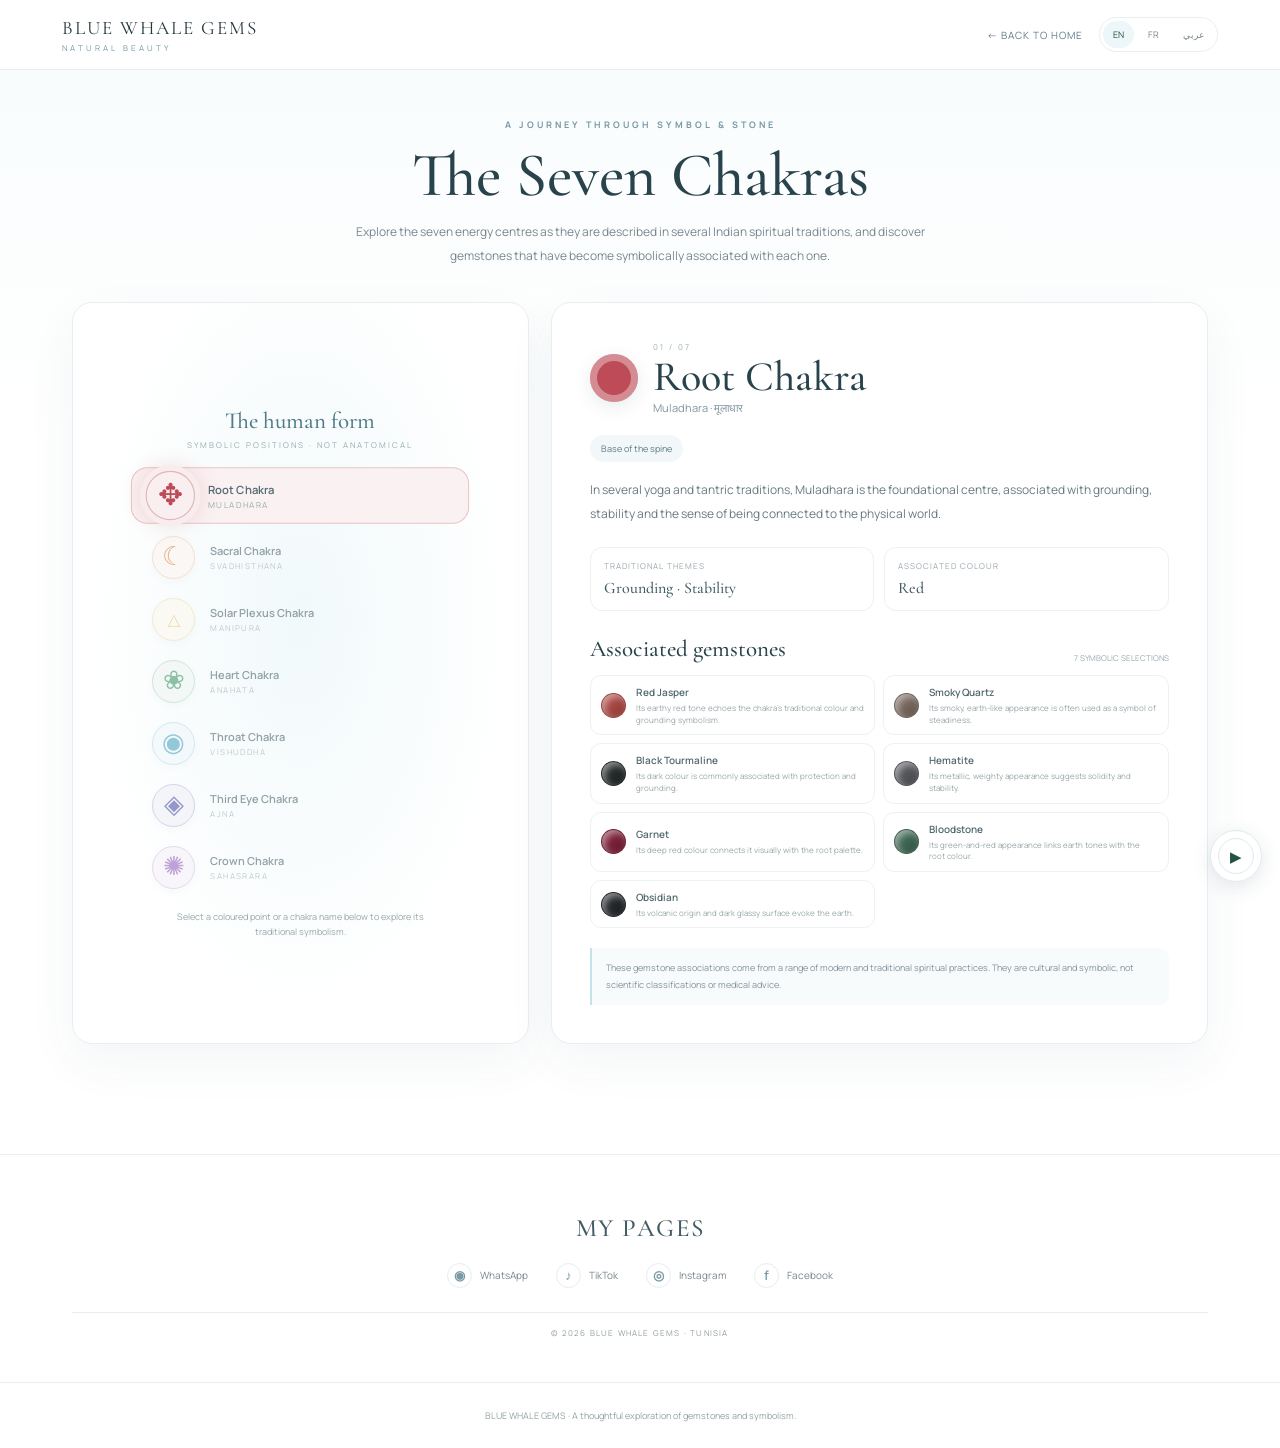
<file: backups/music-fix-2026-11-06/chakras.html>
<!DOCTYPE html>
<html lang="en" dir="ltr">
<head>
<meta charset="UTF-8"><meta name="viewport" content="width=device-width, initial-scale=1">
<meta name="theme-color" content="#ffffff">
<title>The Seven Chakras | BLUE WHALE GEMS</title>
<link rel="preconnect" href="https://fonts.googleapis.com"><link rel="preconnect" href="https://fonts.gstatic.com" crossorigin>
<link href="https://fonts.googleapis.com/css2?family=Manrope:wght@400;500;600;700&family=Cormorant+Garamond:wght@400;500;600&family=Tajawal:wght@400;500;600;700&display=swap" rel="stylesheet">
<style>
:root{--ink:#26383e;--muted:#78878d;--line:#e8eef0;--green:#245344;--blue:#c4e2ec;--serif:"Cormorant Garamond",Georgia,serif;--sans:"Manrope",Arial,sans-serif}
*{box-sizing:border-box}html{scroll-behavior:smooth}body{margin:0;color:var(--ink);font-family:var(--sans);background:linear-gradient(180deg,#f8fcfd 0,#fff 440px)}
body[dir=rtl]{font-family:"Tajawal",Arial,sans-serif}
a{color:inherit;text-decoration:none}button{font:inherit;cursor:pointer}
header{position:sticky;top:0;z-index:20;background:rgba(255,255,255,.94);backdrop-filter:blur(14px);border-bottom:1px solid var(--line)}
.nav{max-width:1200px;margin:auto;padding:16px 22px;display:flex;align-items:center;justify-content:space-between;gap:16px}
.brand{font-family:var(--serif);font-size:19px;letter-spacing:2px}.brand small{display:block;font:8px var(--sans);letter-spacing:3px;color:#7899a6;margin-top:3px}
.nav-right{display:flex;align-items:center;gap:16px}.back{font-size:10px;letter-spacing:1px;color:#637c85}
.langs{display:flex;gap:4px;border:1px solid var(--line);padding:3px;border-radius:30px}.langs button{border:0;background:transparent;padding:7px 10px;border-radius:20px;color:#75858b;font-size:9px}.langs button.active{background:#edf6f8;color:var(--green)}
main{max-width:1180px;margin:auto;padding:48px 22px 80px}
.intro{text-align:center;max-width:760px;margin:0 auto 34px}.eyebrow{font-size:9px;letter-spacing:3px;color:#7899a6;font-weight:700}.intro h1{font:500 clamp(38px,6vw,62px)/1.04 var(--serif);margin:13px 0 12px;color:#29434c}.intro p{font-size:12px;line-height:2;color:var(--muted);margin:0 auto;max-width:620px}
.explorer{display:grid;grid-template-columns:minmax(250px,.82fr) minmax(0,1.18fr);gap:22px;align-items:stretch}
.figure-card,.detail-card{background:#fff;border:1px solid var(--line);border-radius:20px;box-shadow:0 18px 50px rgba(38,72,83,.055)}
.figure-card{padding:22px 18px;display:flex;flex-direction:column;align-items:center;justify-content:center;min-height:530px;background:radial-gradient(ellipse at 50% 43%,#f1f9fb 0,#fff 66%)}
.figure-title{font:500 23px var(--serif);color:#507b8a;margin-bottom:4px}.figure-sub{font-size:8px;letter-spacing:2px;color:#9aabb0;margin-bottom:8px}
.chakra-symbol-stack{width:100%;max-width:330px;display:flex;flex-direction:column;align-items:center;gap:7px;padding:10px 0 14px}
.chakra-symbol{--chakra:#888;position:relative;width:100%;min-height:53px;display:flex;align-items:center;gap:15px;padding:5px 16px;border:1px solid transparent;border-radius:16px;background:transparent;color:#61777e;text-align:left;cursor:pointer;opacity:.62;transition:background .35s,border-color .35s,opacity .35s,transform .35s;animation:symbolSequence 7s ease-in-out infinite;animation-delay:calc(var(--i)*1s)}
.chakra-symbol:nth-child(1){--i:0}.chakra-symbol:nth-child(2){--i:1}.chakra-symbol:nth-child(3){--i:2}.chakra-symbol:nth-child(4){--i:3}.chakra-symbol:nth-child(5){--i:4}.chakra-symbol:nth-child(6){--i:5}.chakra-symbol:nth-child(7){--i:6}
.symbol-art{width:43px;height:43px;flex:0 0 43px;display:grid;place-items:center;border-radius:50%;color:var(--chakra);border:1px solid color-mix(in srgb,var(--chakra) 42%,white);background:color-mix(in srgb,var(--chakra) 9%,white);font-family:var(--serif);font-size:26px;line-height:1;box-shadow:0 3px 12px rgba(35,60,70,.05);transition:transform .4s,box-shadow .4s}
.symbol-label{display:flex;flex-direction:column;gap:2px;min-width:0}.symbol-label strong{font-size:11px;font-weight:600;color:#526970}.symbol-label small{font-size:8px;letter-spacing:1.4px;color:#9aabb0}
.chakra-symbol.active{opacity:1;background:color-mix(in srgb,var(--chakra) 8%,white);border-color:color-mix(in srgb,var(--chakra) 34%,white);transform:scale(1.025)}
.chakra-symbol.active .symbol-art{transform:scale(1.12);box-shadow:0 0 0 5px color-mix(in srgb,var(--chakra) 10%,white),0 0 22px color-mix(in srgb,var(--chakra) 30%,transparent)}
@keyframes symbolSequence{0%,8%,100%{opacity:.62}3.5%{opacity:1}}
.figure-note{font-size:9px;color:#98a6aa;text-align:center;line-height:1.7;max-width:260px}
.detail-card{padding:clamp(20px,4vw,38px);min-height:530px}
.detail-top{display:flex;align-items:center;gap:15px;margin-bottom:17px}
.color-mark{width:48px;height:48px;border-radius:50%;background:var(--chakra);box-shadow:inset 0 0 0 7px rgba(255,255,255,.35),0 5px 18px rgba(35,60,70,.1);flex:0 0 auto}
.number{font-size:8px;letter-spacing:2px;color:#9aabb0}.detail-card h2{font:500 clamp(30px,4vw,42px)/1 var(--serif);margin:4px 0 2px;color:#29434c}.sanskrit{font-size:11px;color:#81969e}
.position{display:inline-flex;margin:3px 0 16px;padding:7px 11px;border-radius:30px;background:#f2f8f9;color:#5c7c87;font-size:9px}
.description{font-size:12px;line-height:1.95;color:#687a81;margin:0 0 22px}
.meaning-grid{display:grid;grid-template-columns:1fr 1fr;gap:10px;margin:0 0 24px}.meaning{padding:12px 13px;border:1px solid #edf1f2;border-radius:12px}.meaning small{display:block;font-size:8px;letter-spacing:1px;color:#98a7ac;margin-bottom:5px}.meaning strong{font:500 16px var(--serif);color:#405b64}
.stones-head{display:flex;align-items:end;justify-content:space-between;gap:10px;margin-bottom:12px}.stones-head h3{font:500 23px var(--serif);margin:0;color:#29434c}.stones-head span{font-size:8px;color:#9aabb0}
.stones{display:grid;grid-template-columns:repeat(2,minmax(0,1fr));gap:8px}
.stone{display:flex;align-items:center;gap:10px;padding:9px 10px;border:1px solid #edf1f2;border-radius:11px;min-width:0}
.stone-dot{width:25px;height:25px;flex:0 0 25px;border-radius:50%;background:var(--stone);border:1px solid rgba(0,0,0,.06);box-shadow:inset -4px -5px 8px rgba(0,0,0,.12),inset 3px 3px 7px rgba(255,255,255,.5)}
.stone strong{display:block;font-size:10px;font-weight:600;color:#526970}.stone small{display:block;font-size:8px;line-height:1.45;color:#98a6aa;margin-top:3px}
.caveat{margin-top:20px;padding:12px 14px;background:#f8fbfc;border-left:2px solid #c4e2ec;border-radius:0 10px 10px 0;font-size:9px;line-height:1.8;color:#839399}
body[dir=rtl] .caveat{border-left:0;border-right:2px solid #c4e2ec;border-radius:10px 0 0 10px}
.selector{display:flex;flex-wrap:wrap;justify-content:center;gap:8px;margin:26px 0 0}
.selector button{border:1px solid var(--line);background:#fff;color:#75868c;padding:9px 13px;border-radius:30px;font-size:9px;transition:.2s}
.selector button.active{border-color:var(--chakra);color:#344e57;background:color-mix(in srgb,var(--chakra) 9%,white);box-shadow:0 4px 15px rgba(34,65,77,.06)}
footer{text-align:center;border-top:1px solid var(--line);padding:26px 18px;color:#94a1a5;font-size:9px}
@media(max-width:760px){main{padding:34px 14px 60px}.explorer{grid-template-columns:1fr;gap:14px}.figure-card{min-height:0;padding:17px}.chakra-symbol-stack{max-width:320px;gap:4px}.chakra-symbol{min-height:47px}.symbol-art{width:38px;height:38px;flex-basis:38px}.detail-card{min-height:0}.nav{padding:13px 14px}.brand{font-size:15px}.back{font-size:8px}.intro{margin-bottom:25px}}
@media(max-width:390px){.stones{grid-template-columns:1fr}.nav-right{gap:8px}.langs button{padding:6px 8px}}
@media(prefers-reduced-motion:reduce){*{scroll-behavior:auto;transition:none!important;animation:none!important}}

.my-pages-footer{margin-top:30px;background:rgba(255,255,255,.9);border-top:1px solid var(--line)}
.my-pages-inner{max-width:1180px;margin:auto;padding:32px 22px 18px;text-align:center}
.my-pages-inner h2{margin:0 0 20px;font:500 25px var(--serif);letter-spacing:1.5px;color:#405b64}
.my-pages-links{display:flex;justify-content:center;align-items:center;flex-wrap:wrap;gap:12px 28px}
.my-pages-links a{display:inline-flex;align-items:center;gap:8px;color:#78878c;font-size:10px;transition:color .2s,transform .2s}
.my-pages-links a:hover{color:var(--green);transform:translateY(-2px)}
.my-page-icon{width:25px;height:25px;display:grid;place-items:center;border:1px solid #e7eef0;border-radius:50%;color:#7899a6;font:600 13px var(--sans)}
.my-pages-bottom{margin-top:24px;padding-top:14px;border-top:1px solid var(--line);font-size:8px;letter-spacing:1.2px;color:#929da1}
@media(max-width:600px){.my-pages-inner{padding:28px 16px 16px}.my-pages-links{gap:14px 20px}}

</style>
</head>
<body>
<header><div class="nav"><a class="brand" href="index.html">BLUE WHALE GEMS<small>NATURAL BEAUTY</small></a><div class="nav-right"><a class="back" href="index.html" data-i18n="back">← BACK TO HOME</a><div class="langs" aria-label="Language"><button data-lang="en" class="active">EN</button><button data-lang="fr">FR</button><button data-lang="ar">عربي</button></div></div></div></header>
<main>
<section class="intro"><div class="eyebrow" data-i18n="eyebrow">A JOURNEY THROUGH SYMBOL & STONE</div><h1 data-i18n="title">The Seven Chakras</h1><p data-i18n="intro">Explore the seven energy centres as they are described in several Indian spiritual traditions, and discover gemstones that have become symbolically associated with each one.</p></section>
<section class="explorer" aria-label="Interactive chakra explorer">
<div class="figure-card"><div class="figure-title" data-i18n="mapTitle">The seven symbols</div><div class="figure-sub" data-i18n="mapSub">A SEQUENCE OF SEVEN CHAKRAS</div><div class="chakra-symbol-stack" id="chakraSymbolStack" aria-label="Seven interactive chakra symbols"></div><div class="figure-note" data-i18n="mapNote">Tap any symbol to reveal its chakra details and associated gemstones.</div></div>
<div class="detail-card" id="chakraDetail" style="--chakra:#bd4c58"><div class="detail-top"><div class="color-mark"></div><div><div class="number" id="chakraNumber">01 / 07</div><h2 id="chakraName">Root Chakra</h2><div class="sanskrit" id="chakraSanskrit">Muladhara · मूलाधार</div></div></div>
<div class="position" id="chakraPosition">Base of the spine</div><p class="description" id="chakraDescription"></p>
<div class="meaning-grid"><div class="meaning"><small data-i18n="themeLabel">TRADITIONAL THEMES</small><strong id="chakraThemes"></strong></div><div class="meaning"><small data-i18n="colourLabel">ASSOCIATED COLOUR</small><strong id="chakraColour"></strong></div></div>
<div class="stones-head"><h3 data-i18n="stonesTitle">Associated gemstones</h3><span data-i18n="sevenSelections">7 SYMBOLIC SELECTIONS</span></div><div class="stones" id="stoneList"></div>
<div class="caveat" data-i18n="caveat">These gemstone associations come from a range of modern and traditional spiritual practices. They are cultural and symbolic, not scientific classifications or medical advice.</div></div>
</section>

</main>

<footer class="my-pages-footer">
 <div class="my-pages-inner">
  <h2 id="myPagesTitle">MY PAGES</h2>
  <div class="my-pages-links" aria-label="BLUE WHALE GEMS social pages">
   <a href="https://wa.me/21655733020" target="_blank" rel="noopener noreferrer" aria-label="WhatsApp"><span class="my-page-icon">◉</span><span>WhatsApp</span></a>
   <a href="https://www.tiktok.com/@blue_whale_gems?_r=1&amp;_t=ZS-9B9OhXJV0Ld" target="_blank" rel="noopener noreferrer" aria-label="TikTok"><span class="my-page-icon">♪</span><span>TikTok</span></a>
   <a href="https://www.instagram.com/bluewhale__gems?rpxt=MW1tczJoZXVtbjNrMg==" target="_blank" rel="noopener noreferrer" aria-label="Instagram"><span class="my-page-icon">◎</span><span>Instagram</span></a>
   <a href="https://www.facebook.com/share/1CPVUZALJH/" target="_blank" rel="noopener noreferrer" aria-label="Facebook"><span class="my-page-icon">f</span><span>Facebook</span></a>
  </div>
  <div class="my-pages-bottom">© 2026 BLUE WHALE GEMS · TUNISIA</div>
 </div>
</footer>

<footer>BLUE WHALE GEMS · <span data-i18n="footer">A thoughtful exploration of gemstones and symbolism.</span></footer>
<script>
const chakras=[
{key:"root",color:"#bd4c58",en:"Root Chakra",ar:"شاكرة الجذر",fr:"Chakra racine",san:"Muladhara · मूलाधार",pos:{en:"Base of the spine",ar:"قاعدة العمود الفقري",fr:"Base de la colonne vertébrale"},theme:{en:"Grounding · Stability",ar:"الثبات · الاستقرار",fr:"Ancrage · Stabilité"},colour:{en:"Red",ar:"الأحمر",fr:"Rouge"},desc:{en:"In several yoga and tantric traditions, Muladhara is the foundational centre, associated with grounding, stability and the sense of being connected to the physical world.",ar:"في عدد من تقاليد اليوغا والتانترا، تمثل مولادهارا المركز الأساسي، وترتبط بالثبات والشعور بالارتباط بالعالم المادي.",fr:"Dans plusieurs traditions du yoga et du tantra, Muladhara est le centre fondamental, associé à l’ancrage, à la stabilité et au lien avec le monde matériel."},stones:[["Red Jasper","اليشب الأحمر","Jaspe rouge","#a94743","Its earthy red tone echoes the chakra’s traditional colour and grounding symbolism."],["Smoky Quartz","الكوارتز الدخاني","Quartz fumé","#78685e","Its smoky, earth-like appearance is often used as a symbol of steadiness."],["Black Tourmaline","التورمالين الأسود","Tourmaline noire","#252a2b","Its dark colour is commonly associated with protection and grounding."],["Hematite","الهيماتيت","Hématite","#55575b","Its metallic, weighty appearance suggests solidity and stability."],["Garnet","العقيق الأحمر","Grenat","#7b2036","Its deep red colour connects it visually with the root palette."],["Bloodstone","حجر الدم","Héliotrope","#3f6654","Its green-and-red appearance links earth tones with the root colour."],["Obsidian","السبج","Obsidienne","#24272b","Its volcanic origin and dark glassy surface evoke the earth."]]},
{key:"sacral",color:"#df8748",en:"Sacral Chakra",ar:"الشاكرة العجزية",fr:"Chakra sacré",san:"Svadhisthana · स्वाधिष्ठान",pos:{en:"Lower abdomen",ar:"أسفل البطن",fr:"Bas-ventre"},theme:{en:"Creativity · Flow",ar:"الإبداع · الانسياب",fr:"Créativité · Fluidité"},colour:{en:"Orange",ar:"البرتقالي",fr:"Orange"},desc:{en:"Svadhisthana is commonly described as the centre associated with creativity, emotional movement, pleasure and the symbolism of water.",ar:"توصف سفاديستانا عادةً بأنها المركز المرتبط بالإبداع والحركة العاطفية والمتعة ورمزية الماء.",fr:"Svadhisthana est généralement décrit comme le centre lié à la créativité, au mouvement émotionnel, au plaisir et au symbolisme de l’eau."},stones:[["Carnelian","العقيق الأحمر البرتقالي","Cornaline","#bd6038","Its warm orange-red colour is a natural visual match for this chakra."],["Orange Calcite","الكالسيت البرتقالي","Calcite orange","#e99a4b","Its bright orange tone reflects the traditional colour association."],["Sunstone","حجر الشمس","Pierre de soleil","#d78b43","Its warm shimmer is often linked symbolically with vitality and joy."],["Peach Moonstone","حجر القمر الخوخي","Pierre de lune pêche","#d9a58c","Its soft peach hue complements the sacral colour palette."],["Amber","الكهرمان","Ambre","#c78332","Its golden-orange warmth evokes movement and warmth."],["Aragonite","الأراجونيت","Aragonite","#c77d4d","Its earthy orange varieties echo the chakra’s colour."],["Fire Opal","الأوبال الناري","Opale de feu","#e46c3c","Its vivid orange flashes make a strong visual association."]]},
{key:"solar",color:"#d9ad3f",en:"Solar Plexus Chakra",ar:"شاكرة الضفيرة الشمسية",fr:"Chakra du plexus solaire",san:"Manipura · मणिपूर",pos:{en:"Upper abdomen",ar:"أعلى البطن",fr:"Haut de l’abdomen"},theme:{en:"Confidence · Will",ar:"الثقة · الإرادة",fr:"Confiance · Volonté"},colour:{en:"Yellow",ar:"الأصفر",fr:"Jaune"},desc:{en:"Manipura is associated in yoga traditions with personal agency, will, confidence and the imagery of fire and transformation.",ar:"ترتبط مانيبورا في تقاليد اليوغا بالإرادة والقدرة على الفعل والثقة ورمزية النار والتحول.",fr:"Dans les traditions du yoga, Manipura est associé à la volonté, à l’autonomie, à la confiance et à l’image du feu et de la transformation."},stones:[["Citrine","السيترين","Citrine","#d6a33f","Its golden-yellow colour mirrors the chakra’s traditional palette."],["Yellow Jasper","اليشب الأصفر","Jaspe jaune","#c7a34b","Its warm earthy yellow is a visual symbol of steadiness and confidence."],["Tiger’s Eye","عين النمر","Œil-de-tigre","#a8793d","Its golden bands are often linked symbolically with courage and focus."],["Pyrite","البيريت","Pyrite","#b99a4a","Its metallic gold appearance evokes the sun and inner fire."],["Yellow Calcite","الكالسيت الأصفر","Calcite jaune","#e5c45d","Its bright yellow tone fits the traditional colour association."],["Golden Topaz","التوباز الذهبي","Topaze dorée","#c98e39","Its golden hue makes a direct visual connection."],["Amber","الكهرمان","Ambre","#c78332","Its warm honey colour complements the solar symbolism."]]},
{key:"heart",color:"#4a9b70",en:"Heart Chakra",ar:"شاكرة القلب",fr:"Chakra du cœur",san:"Anahata · अनाहत",pos:{en:"Centre of the chest",ar:"وسط الصدر",fr:"Centre de la poitrine"},theme:{en:"Compassion · Connection",ar:"التعاطف · التواصل",fr:"Compassion · Lien"},colour:{en:"Green (sometimes pink)",ar:"الأخضر (وأحياناً الوردي)",fr:"Vert (parfois rose)"},desc:{en:"Anahata is traditionally linked with compassion, love, balance and the meeting of inner and outer experience. Green is its common colour association; pink is also used in modern interpretations.",ar:"ترتبط أناهاتا تقليدياً بالتعاطف والمحبة والتوازن والالتقاء بين التجربة الداخلية والخارجية. ويرتبط بها الأخضر غالباً، كما يُستخدم الوردي في تفسيرات حديثة.",fr:"Anahata est traditionnellement lié à la compassion, à l’amour, à l’équilibre et à la rencontre entre l’expérience intérieure et extérieure. Le vert est sa couleur courante, le rose apparaît aussi dans des interprétations modernes."},stones:[["Rose Quartz","الكوارتز الوردي","Quartz rose","#e5a8b7","Its soft pink colour is widely used as a symbol of tenderness and affection."],["Green Aventurine","الأفنتورين الأخضر","Aventurine verte","#57936e","Its green colour echoes the heart chakra’s common palette."],["Emerald","الزمرد","Émeraude","#28734e","Its rich green hue makes a traditional visual association."],["Rhodonite","الرودونيت","Rhodonite","#bd7880","Its pink-and-black pattern is often used to represent compassion with balance."],["Malachite","الملاكيت","Malachite","#3f8066","Its layered greens connect it visually with heart symbolism."],["Jade","اليشم","Jade","#78a78a","Its calm green varieties are associated with harmony in modern crystal traditions."],["Green Tourmaline","التورمالين الأخضر","Tourmaline verte","#367e62","Its green colour fits the traditional heart-centre palette."]]},
{key:"throat",color:"#54a9c4",en:"Throat Chakra",ar:"شاكرة الحلق",fr:"Chakra de la gorge",san:"Vishuddha · विशुद्ध",pos:{en:"Throat",ar:"منطقة الحلق",fr:"Gorge"},theme:{en:"Expression · Truth",ar:"التعبير · الصدق",fr:"Expression · Vérité"},colour:{en:"Blue",ar:"الأزرق",fr:"Bleu"},desc:{en:"Vishuddha is associated with communication, expression, listening and clarity in several yoga and tantric descriptions.",ar:"ترتبط فيشودا بالتواصل والتعبير والإصغاء والوضوح في عدد من أوصاف اليوغا والتانترا.",fr:"Vishuddha est associé à la communication, à l’expression, à l’écoute et à la clarté dans plusieurs descriptions du yoga et du tantra."},stones:[["Aquamarine","الأكوامارين","Aigue-marine","#83c5d3","Its clear sea-blue colour reflects the throat chakra’s common palette."],["Blue Lace Agate","العقيق الأزرق المخطط","Agate blue lace","#9dc5d1","Its delicate blue bands suggest calm and clear expression."],["Sodalite","السوداليت","Sodalite","#4b668e","Its deep blue colour makes a strong visual association."],["Turquoise","الفيروز","Turquoise","#45a6a3","Its blue-green hue is commonly linked with communication symbolism."],["Amazonite","الأمازونيت","Amazonite","#6daea3","Its soft blue-green colour complements the throat palette."],["Blue Apatite","الأباتيت الأزرق","Apatite bleue","#3189b5","Its vivid blue colour echoes the traditional association."],["Chrysocolla","الكريزوكولا","Chrysocolle","#398e89","Its blue-green patterns recall water and expressive flow."]]},
{key:"third",color:"#5659a9",en:"Third Eye Chakra",ar:"شاكرة العين الثالثة",fr:"Chakra du troisième œil",san:"Ajna · आज्ञा",pos:{en:"Between the eyebrows",ar:"بين الحاجبين",fr:"Entre les sourcils"},theme:{en:"Insight · Intuition",ar:"البصيرة · الحدس",fr:"Clarté · Intuition"},colour:{en:"Indigo",ar:"النيلي",fr:"Indigo"},desc:{en:"Ajna is described as a centre of insight, discernment and inner vision in several Indian spiritual systems. Its familiar colour association is indigo.",ar:"توصف أجنا بأنها مركز البصيرة والتمييز والرؤية الداخلية في عدد من الأنظمة الروحية الهندية، ويرتبط بها اللون النيلي.",fr:"Ajna est décrit comme un centre de discernement, de perception et de vision intérieure dans plusieurs systèmes spirituels indiens. Sa couleur courante est l’indigo."},stones:[["Lapis Lazuli","اللازورد","Lapis-lazuli","#354a83","Its deep blue colour and historic symbolism make it a familiar association."],["Amethyst","الأماتيست","Améthyste","#8064a8","Its violet tone is often linked with reflection and contemplation."],["Iolite","الأيوليت","Iolite","#59618f","Its blue-violet hue fits the indigo palette."],["Fluorite","الفلوريت","Fluorite","#7774b2","Its purple and blue varieties are often chosen for insight symbolism."],["Labradorite","اللبرادوريت","Labradorite","#536d82","Its shifting flashes are used as a metaphor for perception."],["Azurite","الأزوريت","Azurite","#245c9a","Its intense blue colour echoes the third-eye palette."],["Sugilite","السوجيليت","Sugilite","#684b82","Its deep violet colour complements modern third-eye associations."]]},
{key:"crown",color:"#9869bd",en:"Crown Chakra",ar:"شاكرة التاج",fr:"Chakra couronne",san:"Sahasrara · सहस्रार",pos:{en:"At the crown of the head",ar:"قمة الرأس",fr:"Sommet de la tête"},theme:{en:"Awareness · Transcendence",ar:"الوعي · التسامي",fr:"Conscience · Transcendance"},colour:{en:"Violet or white",ar:"البنفسجي أو الأبيض",fr:"Violet ou blanc"},desc:{en:"Sahasrara is presented in many modern chakra systems as the highest centre, associated with spiritual awareness, contemplation and transcendence. Some traditions describe it differently or place it beyond the other six centres.",ar:"تُقدَّم ساهاسرارا في كثير من أنظمة الشاكرات الحديثة بوصفها المركز الأعلى، وترتبط بالوعي الروحي والتأمل والتسامي. وتصفها بعض التقاليد بصورة مختلفة أو تجعلها متجاوزة للمراكز الستة الأخرى.",fr:"Dans de nombreux systèmes modernes des chakras, Sahasrara est présenté comme le centre supérieur, lié à la conscience spirituelle, à la contemplation et à la transcendance. Certaines traditions le décrivent autrement ou au-delà des six autres centres."},stones:[["Amethyst","الأماتيست","Améthyste","#8064a8","Its violet colour is the most familiar modern crown-chakra association."],["Clear Quartz","الكوارتز الشفاف","Cristal de roche","#d8e2e5","Its clarity is used as a symbol of openness and awareness."],["Selenite","السيلينيت","Sélénite","#e8e3d8","Its pale translucent appearance fits white-light symbolism."],["Lepidolite","الليبيدوليت","Lépidolite","#9b83a8","Its lilac colour connects it with modern crown associations."],["Howlite","الهاولايت","Howlite","#e8e5df","Its white appearance is used as a symbol of stillness."],["Moonstone","حجر القمر","Pierre de lune","#d5d7e4","Its soft sheen is associated symbolically with reflection and contemplation."],["Purple Fluorite","الفلوريت البنفسجي","Fluorite violette","#8c73b8","Its violet colour complements the crown palette."]]}
];
const words={
en:{back:"← BACK TO HOME",eyebrow:"A JOURNEY THROUGH SYMBOL & STONE",title:"The Seven Chakras",intro:"Explore the seven energy centres as they are described in several Indian spiritual traditions, and discover gemstones that have become symbolically associated with each one.",mapTitle:"The human form",mapSub:"SYMBOLIC POSITIONS · NOT ANATOMICAL",mapNote:"Select a coloured point or a chakra name below to explore its traditional symbolism.",themeLabel:"TRADITIONAL THEMES",colourLabel:"ASSOCIATED COLOUR",stonesTitle:"Associated gemstones",sevenSelections:"7 SYMBOLIC SELECTIONS",caveat:"These gemstone associations come from a range of modern and traditional spiritual practices. They are cultural and symbolic, not scientific classifications or medical advice.",footer:"A thoughtful exploration of gemstones and symbolism."},
ar:{back:"العودة إلى الرئيسية ←",eyebrow:"رحلة بين الرمز والحجر",title:"الشاكرات السبع",intro:"اكتشف مراكز الطاقة السبعة كما تصفها بعض التقاليد الروحية الهندية، وتعرّف على الأحجار الكريمة التي ارتبطت رمزياً بكل مركز.",mapTitle:"رموز الشاكرات السبع",mapSub:"عرض متتابع للشاكرات السبع",mapNote:"اضغط على أي رمز لتظهر تفاصيل الشاكرة والأحجار المرتبطة بها.",themeLabel:"المعاني التقليدية",colourLabel:"اللون المرتبط",stonesTitle:"الأحجار المرتبطة",sevenSelections:"7 اختيارات رمزية",caveat:"تأتي هذه الروابط بين الأحجار والشاكرات من ممارسات روحية تقليدية وحديثة متنوعة. وهي دلالات ثقافية ورمزية، وليست تصنيفات علمية أو نصائح طبية.",footer:"استكشاف متأنٍ للأحجار ورموزها."},
fr:{back:"← RETOUR À L’ACCUEIL",eyebrow:"UN VOYAGE ENTRE SYMBOLE ET PIERRE",title:"Les sept chakras",intro:"Explorez les sept centres énergétiques tels qu’ils sont décrits dans plusieurs traditions spirituelles indiennes, et découvrez les pierres qui leur sont symboliquement associées.",mapTitle:"Les sept symboles",mapSub:"UNE SÉQUENCE DES SEPT CHAKRAS",mapNote:"Appuyez sur un symbole pour afficher les détails du chakra et les pierres qui lui sont associées.",themeLabel:"THÈMES TRADITIONNELS",colourLabel:"COULEUR ASSOCIÉE",stonesTitle:"Pierres associées",sevenSelections:"7 SÉLECTIONS SYMBOLIQUES",caveat:"Ces associations proviennent de diverses pratiques spirituelles traditionnelles et modernes. Elles sont culturelles et symboliques, et non des classifications scientifiques ou des conseils médicaux.",footer:"Une exploration attentive des pierres et de leur symbolique."}
};
let lang=localStorage.getItem("bwg-language")||"en";if(!["en","ar","fr"].includes(lang))lang="en";let current=0;
function t(key){return words[lang][key]||words.en[key]}
const chakraGlyphs=["✥","☾","△","❀","◉","◈","✺"];
function render(){
 const c=chakras[current],d=document;
 d.documentElement.lang=lang;d.documentElement.dir=lang==="ar"?"rtl":"ltr";d.body.dir=lang==="ar"?"rtl":"ltr";
 d.querySelectorAll("[data-i18n]").forEach(el=>el.textContent=t(el.dataset.i18n));
 const pagesTitle=d.getElementById("myPagesTitle");if(pagesTitle)pagesTitle.textContent=lang==="ar"?"صفحاتي":lang==="fr"?"MES PAGES":"MY PAGES";
 d.querySelectorAll("[data-lang]").forEach(b=>b.classList.toggle("active",b.dataset.lang===lang));
 d.getElementById("chakraSymbolStack").innerHTML=chakras.map((x,i)=>'<button type="button" class="chakra-symbol '+(i===current?'active':'')+'" data-index="'+i+'" style="--chakra:'+x.color+';--i:'+i+'" aria-label="'+x[lang]+'"><span class="symbol-art" aria-hidden="true">'+chakraGlyphs[i]+'</span><span class="symbol-label"><strong>'+x[lang]+'</strong><small>'+x.san.split(" · ")[0].toUpperCase()+'</small></span></button>').join("");
 d.getElementById("chakraDetail").style.setProperty("--chakra",c.color);
 d.querySelector(".color-mark").style.background=c.color;
 d.getElementById("chakraNumber").textContent=String(current+1).padStart(2,"0")+" / 07";
 d.getElementById("chakraName").textContent=c[lang];
 d.getElementById("chakraSanskrit").textContent=c.san;
 d.getElementById("chakraPosition").textContent=c.pos[lang];
 d.getElementById("chakraDescription").textContent=c.desc[lang];
 d.getElementById("chakraThemes").textContent=c.theme[lang];
 d.getElementById("chakraColour").textContent=c.colour[lang];
 d.getElementById("stoneList").innerHTML=c.stones.map(s=>'<div class="stone"><span class="stone-dot" style="--stone:'+s[3]+'"></span><span><strong>'+s[({en:0,ar:1,fr:2}[lang])]+'</strong><small>'+s[4]+'</small></span></div>').join("");

 d.querySelectorAll(".chakra-point").forEach((p,i)=>p.classList.toggle("active",i===current));
}
document.addEventListener("click",e=>{const p=e.target.closest("[data-index]");const l=e.target.closest("[data-lang]");if(p){current=Number(p.dataset.index);render()}if(l){lang=l.dataset.lang;localStorage.setItem("bwg-language",lang);render()}});
render();
</script>

<!-- BLUE WHALE GEMS background ambience -->
<div id="bwgMusicControls" style="position:fixed;right:18px;bottom:18px;z-index:9999;display:flex;align-items:center;gap:6px;padding:7px;background:rgba(255,255,255,.96);border:1px solid #dce9ed;border-radius:50%;box-shadow:0 5px 20px rgba(30,65,78,.12);backdrop-filter:blur(10px)">
 <button id="bwgMusicPlay" type="button" aria-label="Play background music" title="Play or pause background music" style="width:36px;height:36px;border:1px solid #dce9ed;border-radius:50%;background:#fff;color:#245344;font-size:15px;display:grid;place-items:center">▶</button>
</div>
<audio id="bwgBackgroundMusic" preload="auto" loop playsinline autoplay>
 <source src="https://raw.githubusercontent.com/yassinabbes27-ux/blue-whale-gems/main/juliush-waves-from-piano-and-sea-ambient-chill-out-piano-music-and-waves-3551.mp3" type="audio/mpeg">
</audio>
<script id="bwg-background-music">
(function(){
 const audio=document.getElementById("bwgBackgroundMusic");
 const playButton=document.getElementById("bwgMusicPlay");
 if(!audio||!playButton)return;
 const savedTime=Number(sessionStorage.getItem("bwg-music-time")||0);
 audio.volume=0.05;
 audio.muted=false;
 function updateControl(){
  playButton.textContent=audio.paused?"▶":"Ⅱ";
  playButton.setAttribute("aria-label",audio.paused?"Play background music":"Pause background music");
 }
 function tryAutoplay(){
  const attempt=audio.play();
  if(attempt&&typeof attempt.catch==="function")attempt.catch(function(){});
 }
 audio.addEventListener("loadedmetadata",function(){
  if(Number.isFinite(savedTime)&&savedTime>0&&savedTime<audio.duration)audio.currentTime=savedTime;
  tryAutoplay();
 },{once:true});
 audio.addEventListener("canplay",tryAutoplay,{once:true});
 function savePosition(){
  if(Number.isFinite(audio.currentTime))sessionStorage.setItem("bwg-music-time",String(audio.currentTime));
 }
 audio.addEventListener("timeupdate",savePosition);
 window.addEventListener("pagehide",savePosition);
 audio.addEventListener("play",updateControl);
 audio.addEventListener("pause",updateControl);
 playButton.addEventListener("click",function(){
  if(audio.paused)audio.play().catch(function(){});
  else audio.pause();
 });
 document.addEventListener("pointerdown",function(event){
  if(event.target.closest("#bwgMusicControls"))return;
  if(audio.paused)audio.play().catch(function(){});
 },{once:true,passive:true});
 document.addEventListener("keydown",function(){
  if(audio.paused)audio.play().catch(function(){});
 },{once:true});
 updateControl();
 tryAutoplay();
})();
</script>

</body></html>
</file>
<file: gem-lab.css>
:root{--ink:#20343b;--muted:#71838a;--line:#e4edf0;--paper:#f6fafb;--blue:#d9edf3;--blue2:#9ccbd9;--deep:#123746;--green:#245344;--white:#fff;--serif:"Cormorant Garamond",Georgia,serif;--sans:"Manrope",Arial,sans-serif}*{box-sizing:border-box}html{scroll-behavior:smooth}body{margin:0;background:#fff;color:var(--ink);font-family:var(--sans)}body[dir=rtl]{font-family:"Tajawal","Cairo",Arial,sans-serif}a{color:inherit;text-decoration:none}button,input,select,textarea{font:inherit}button{cursor:pointer}.topline{height:4px;background:linear-gradient(90deg,#d9edf3,#79afc0,#d9edf3)}header{position:sticky;top:0;z-index:30;background:rgba(255,255,255,.94);backdrop-filter:blur(16px);border-bottom:1px solid var(--line)}.head{max-width:1240px;margin:auto;padding:15px 26px;display:flex;align-items:center;justify-content:space-between;gap:18px}.brand{font:500 20px var(--serif);letter-spacing:2.5px}.brand small{display:block;font:9px var(--sans);letter-spacing:4px;color:#7899a6;margin-top:3px}.head-actions{display:flex;align-items:center;gap:10px}.head a.back{font-size:12px;color:var(--muted)}.lang{border:1px solid var(--line);background:#fff;border-radius:30px;padding:9px 14px;color:var(--green);font-size:11px}.hero{background:radial-gradient(circle at 78% 20%,rgba(153,204,218,.25),transparent 34%),linear-gradient(120deg,#f8fbfc,#eaf5f8 65%,#f8fbfc);padding:68px 24px 58px;overflow:hidden}.hero-inner{max-width:1180px;margin:auto;display:grid;grid-template-columns:1.1fr .9fr;align-items:center;gap:48px}.eyebrow{font-size:10px;letter-spacing:3px;color:#6f9aa8;font-weight:700}.hero h1{font:500 clamp(48px,7vw,84px)/.92 var(--serif);letter-spacing:-1px;margin:20px 0 18px;color:#183945}.hero h1 em{color:#6d9eae;font-weight:400}.hero p{max-width:540px;color:#60757d;line-height:1.8;font-size:14px}.hero-visual{min-height:340px;position:relative;display:grid;place-items:center}.orb{width:min(330px,75vw);aspect-ratio:1;border-radius:50%;background:radial-gradient(circle at 35% 28%,#fff 0,#e9f6f9 22%,#a7d0dc 55%,#54899a 100%);box-shadow:inset -20px -25px 55px #47798a55,0 28px 70px #457b8c30;display:grid;place-items:center;position:relative}.orb:before,.orb:after{content:"";position:absolute;border:1px solid #79aebe80;border-radius:50%;inset:-24px}.orb:after{inset:-48px;border-color:#9dc8d480}.orb-gem{width:125px;height:155px;background:linear-gradient(135deg,#dff8ff,#71b8cd 35%,#eafaff 52%,#428ba5 75%,#d6f5fc);clip-path:polygon(50% 0,91% 24%,100% 67%,50% 100%,0 67%,9% 24%);filter:drop-shadow(0 18px 18px #1c586c60);transform:rotate(7deg)}.float-label{position:absolute;background:#ffffffd9;border:1px solid #fff;padding:10px 14px;border-radius:10px;box-shadow:0 12px 30px #264b5712;font-size:10px;letter-spacing:1px;color:#55737e}.float-label.one{top:18%;left:0}.float-label.two{bottom:14%;right:0}.container{max-width:1180px;margin:auto;padding:0 24px}.section{padding:62px 0}.section-head{display:flex;justify-content:space-between;align-items:end;gap:20px;margin-bottom:26px}.kicker{font-size:9px;letter-spacing:2.5px;color:#7b9eaa;font-weight:700}.section h2{font:500 clamp(34px,4vw,48px)/1 var(--serif);margin:9px 0;color:#1d3c48}.section-intro{max-width:510px;color:var(--muted);font-size:12px;line-height:1.8}.grid4{display:grid;grid-template-columns:repeat(4,1fr);gap:14px}.tool-card{border:1px solid var(--line);border-radius:16px;padding:22px;background:#fff;min-height:165px;transition:.25s;display:flex;flex-direction:column;gap:12px}.tool-card:hover{transform:translateY(-4px);box-shadow:0 18px 40px #244b5710;border-color:#bddce5}.tool-icon{width:42px;height:42px;border-radius:13px;background:#edf6f8;color:#477e90;display:grid;place-items:center;font-size:19px}.tool-card strong{font:500 22px var(--serif)}.tool-card span{font-size:11px;color:var(--muted);line-height:1.6}.lab-panel{background:#f7fafb;border:1px solid var(--line);border-radius:20px;padding:28px}.panel-grid{display:grid;grid-template-columns:1fr 1fr;gap:20px}.field{display:flex;flex-direction:column;gap:8px;margin:12px 0}.field label{font-size:11px;color:#5c737c}.field input,.field select,.field textarea{width:100%;border:1px solid #dce8ec;background:#fff;border-radius:10px;padding:13px;color:var(--ink);outline:none}.field input:focus,.field select:focus,.field textarea:focus{border-color:#80b3c2;box-shadow:0 0 0 3px #dff0f4}.primary{background:var(--green);color:#fff;border:0;border-radius:30px;padding:12px 20px;font-size:11px}.secondary{background:#fff;color:var(--green);border:1px solid #cbdde2;border-radius:30px;padding:11px 18px;font-size:11px}.dropzone{border:1px dashed #9fc3ce;border-radius:15px;min-height:210px;display:grid;place-items:center;text-align:center;padding:20px;background:#fff;color:#6c8790}.dropzone input{max-width:220px;font-size:10px}.preview{max-width:100%;max-height:220px;object-fit:contain;border-radius:10px}.result{display:none;margin-top:16px;padding:16px;background:#fff;border:1px solid var(--line);border-radius:12px;font-size:12px;line-height:1.8}.chat-shell{background:#fff;border:1px solid var(--line);border-radius:18px;overflow:hidden}.chat-top{padding:16px 20px;background:#f1f8fa;display:flex;justify-content:space-between;align-items:center}.chat-top strong{font:500 21px var(--serif)}.status{font-size:9px;color:#9a7442;letter-spacing:1px}.chat-log{padding:20px;min-height:180px;max-height:360px;overflow:auto;display:flex;flex-direction:column;gap:12px}.bubble{max-width:85%;padding:12px 15px;border-radius:14px;background:#f1f7f9;color:#49636d;font-size:12px;line-height:1.7}.bubble.user{align-self:flex-end;background:#e4f1f4;color:#244b59}.chat-compose{display:flex;gap:8px;padding:14px;border-top:1px solid var(--line)}.chat-compose input{flex:1;min-width:0;border:1px solid var(--line);border-radius:30px;padding:12px 16px;font-size:12px}.notice{font-size:10px;color:#8a7a5d;background:#fbf8f0;border:1px solid #eee5ce;padding:12px 14px;border-radius:10px;line-height:1.7}.quiz-options{display:grid;grid-template-columns:repeat(2,1fr);gap:10px}.quiz-options button{border:1px solid var(--line);border-radius:12px;padding:14px;background:#fff;text-align:start;color:#49636d;font-size:12px}.quiz-options button:hover,.quiz-options button.selected{border-color:#75aabd;background:#eef7f9}.compare-result{display:grid;grid-template-columns:1fr 1fr;gap:14px;margin-top:15px}.compare-result article{background:#fff;border:1px solid var(--line);border-radius:12px;padding:16px}.compare-result h4{font:500 22px var(--serif);margin:0 0 8px}.compare-result p{font-size:11px;color:var(--muted);line-height:1.7}.gem-list{display:grid;grid-template-columns:repeat(3,1fr);gap:14px}.gem{border:1px solid var(--line);border-radius:15px;overflow:hidden;background:#fff}.gem-art{height:145px;display:grid;place-items:center;background:linear-gradient(145deg,#edf7f9,#d8ebf0)}.gem-art i{width:64px;height:82px;display:block;clip-path:polygon(50% 0,91% 24%,100% 67%,50% 100%,0 67%,9% 24%);background:linear-gradient(135deg,#fff,#9b7bc4 45%,#513c7d);box-shadow:0 12px 20px #345}.gem:nth-child(2) .gem-art i{background:linear-gradient(135deg,#f6dca0,#a66d30,#f8d99a)}.gem:nth-child(3) .gem-art i{background:linear-gradient(135deg,#c8f0ef,#4c9eae,#e2ffff)}.gem-info{padding:16px}.gem-info h3{font:500 22px var(--serif);margin:0 0 6px}.gem-info p{font-size:10px;color:var(--muted);line-height:1.7;margin:0}.disclaimer{font-size:10px;color:#829198;line-height:1.8;margin-top:18px}footer{background:#f5f9fa;border-top:1px solid var(--line);padding:28px 24px;text-align:center;color:#7b8d94;font-size:10px;line-height:1.8}.rtl{text-align:right}body[dir=rtl] .hero-inner,body[dir=rtl] .section-head{direction:rtl}body[dir=rtl] .float-label.one{left:auto;right:0}body[dir=rtl] .float-label.two{right:auto;left:0}@media(max-width:850px){.hero-inner{grid-template-columns:1fr;gap:10px}.hero{padding-top:48px}.hero-visual{min-height:270px}.grid4{grid-template-columns:repeat(2,1fr)}.panel-grid{grid-template-columns:1fr}.gem-list{grid-template-columns:repeat(2,1fr)}}@media(max-width:520px){.head{padding:13px 16px}.brand{font-size:17px}.head a.back{font-size:10px}.hero{padding:42px 18px}.container{padding:0 17px}.section{padding:44px 0}.section-head{display:block}.grid4{gap:9px}.tool-card{padding:15px;min-height:150px}.tool-card strong{font-size:19px}.lab-panel{padding:17px}.gem-list{grid-template-columns:1fr}.compare-result{grid-template-columns:1fr}.hero-visual{min-height:235px}.orb{width:220px}.float-label{font-size:8px;padding:8px}.quiz-options{grid-template-columns:1fr 1fr}}
/* GEM LAB lively experience refresh */
:root{--ink:#132f49;--muted:#627b91;--line:#dce9f3;--paper:#f4f9ff;--blue:#8edcf4;--blue2:#38b6dc;--deep:#143b68;--green:#087f78;--white:#fff;--serif:"Cormorant Garamond",Georgia,serif;--sans:"Manrope",Arial,sans-serif}
body{background:linear-gradient(180deg,#f7fbff 0%,#fff 48%,#f6fbff 100%)}
.topline{height:5px;background:linear-gradient(90deg,#16c7d9,#5368ed,#a15de8,#ff8d76,#16c7d9);background-size:250% 100%;animation:labGradient 9s linear infinite}
header{background:rgba(255,255,255,.84);box-shadow:0 8px 30px #183e6310}
.hero{position:relative;background:radial-gradient(ellipse at 12% 10%,#a8efff88,transparent 34%),radial-gradient(ellipse at 90% 80%,#c6b4ff66,transparent 38%),linear-gradient(125deg,#eafaff 0%,#eef0ff 48%,#fff0ed 100%)}
.hero:before,.hero:after{content:"";position:absolute;border-radius:50%;pointer-events:none;filter:blur(2px);opacity:.55;animation:floatGlow 9s ease-in-out infinite alternate}
.hero:before{width:180px;height:180px;background:#77e1ed66;top:8%;left:-55px}.hero:after{width:230px;height:230px;background:#a58cf366;right:-85px;bottom:-80px;animation-delay:-4s}
.hero-inner{position:relative;z-index:1}.eyebrow,.kicker{color:#397eaa}
.hero h1{color:#173d60}.hero h1 em{background:linear-gradient(90deg,#168eb5,#655bd4,#d16f91);background-clip:text;-webkit-background-clip:text;color:transparent}
.primary{background:linear-gradient(110deg,#087f8c,#286bd4 58%,#7358c9);box-shadow:0 8px 22px #286bd433;transition:transform .22s,box-shadow .22s,filter .22s}.primary:hover{transform:translateY(-2px);box-shadow:0 12px 28px #286bd455;filter:saturate(1.2)}
.lang,.secondary{transition:all .2s}.lang:hover,.secondary:hover{background:#e9f7ff;border-color:#8ccce1;transform:translateY(-1px)}
.orb{background:radial-gradient(circle at 32% 24%,#fff 0,#d7f9ff 19%,#80d9e7 48%,#5d78d6 76%,#3f4f9d 100%);box-shadow:inset -20px -25px 55px #334b9a55,0 28px 70px #477bba44;animation:orbFloat 6s ease-in-out infinite}
.orb:before,.orb:after{border-color:#6f9ce8a8;animation:orbitPulse 5s ease-in-out infinite}.orb:after{animation-delay:-2.5s}.orb-gem{filter:drop-shadow(0 18px 18px #1c586c60);animation:gemTurn 8s ease-in-out infinite}
.float-label{border-color:#fff;background:#ffffffdf;color:#345d82;animation:labelFloat 5s ease-in-out infinite}.float-label.two{animation-delay:-2.5s}
.tool-card,.lab-panel,.chat-shell,.gem{box-shadow:0 10px 32px #244b5710;transition:transform .25s,box-shadow .25s,border-color .25s}.tool-card{border-radius:20px;background:linear-gradient(150deg,#fff,#f4fbff)}.tool-card:hover{transform:translateY(-7px) scale(1.015);box-shadow:0 20px 42px #316b9c20;border-color:#8ecfe5}.tool-icon{background:linear-gradient(135deg,#d9f7ff,#e8e5ff);color:#315fba}.tool-card strong{color:#214d70}
.section:nth-of-type(even){background:linear-gradient(120deg,#f3fbff,#f8f6ff 55%,#fff8f5)!important}.lab-panel{background:linear-gradient(145deg,#f7fcff,#f8f7ff);border-color:#dce8f8}.chat-shell{border-radius:22px;border-color:#cfe2f2;box-shadow:0 16px 44px #2b60901a}.chat-top{background:linear-gradient(100deg,#e1faff,#eceaff 60%,#fff0f2)}.status{color:#168078;letter-spacing:.2px}.chat-log{background:radial-gradient(ellipse at top right,#edf8ff 0,transparent 60%),#fff;min-height:210px}.bubble{background:linear-gradient(135deg,#e7f8ff,#f0efff);border:1px solid #e0e8fb;border-radius:16px 16px 16px 5px;color:#294e70;animation:bubbleIn .28s ease-out}.bubble.user{background:linear-gradient(120deg,#d9f7f0,#e0edff);border-color:#c9e9ed;color:#194f65;border-radius:16px 16px 5px 16px}.chat-compose{background:#fff}.chat-compose input{border-color:#d6e6f3}.chat-compose input:focus{outline:none;border-color:#73bddd;box-shadow:0 0 0 3px #dff5ff}
.quick-prompts{display:flex;flex-wrap:wrap;gap:8px;padding:0 18px 16px;background:#fff}.quick-prompts button{border:1px solid #d6e6f4;border-radius:24px;background:linear-gradient(120deg,#f1fbff,#f6f2ff);padding:8px 12px;color:#416b91;font-size:10px;transition:.2s}.quick-prompts button:hover{transform:translateY(-2px);border-color:#85cce2;background:#e9f8ff}
.quiz-options button{transition:.2s}.quiz-options button:hover,.quiz-options button.selected{background:linear-gradient(120deg,#e6faff,#f0edff);border-color:#7dbfe0;box-shadow:0 6px 16px #4b86b51a}.compare-result article{box-shadow:0 8px 22px #284c7110}.gem{border-radius:19px}.gem:hover{transform:translateY(-5px);box-shadow:0 16px 35px #2e618522}.gem-art{background:radial-gradient(circle at 30% 25%,#fff,#d7f6ff 45%,#dcd8ff 100%)}
@keyframes labGradient{to{background-position:250% 0}}@keyframes floatGlow{to{transform:translate3d(18px,-22px,0) scale(1.08)}}@keyframes orbFloat{0%,100%{transform:translateY(0)}50%{transform:translateY(-12px)}}@keyframes orbitPulse{0%,100%{transform:scale(1);opacity:.65}50%{transform:scale(1.035);opacity:1}}@keyframes gemTurn{0%,100%{transform:rotate(7deg) translateY(0)}50%{transform:rotate(-5deg) translateY(-7px)}}@keyframes labelFloat{0%,100%{transform:translateY(0)}50%{transform:translateY(-8px)}}@keyframes bubbleIn{from{opacity:0;transform:translateY(7px)}to{opacity:1;transform:translateY(0)}}
@media(prefers-reduced-motion:reduce){*,*:before,*:after{animation-duration:.01ms!important;animation-iteration-count:1!important;scroll-behavior:auto!important;transition-duration:.01ms!important}}
</file>
